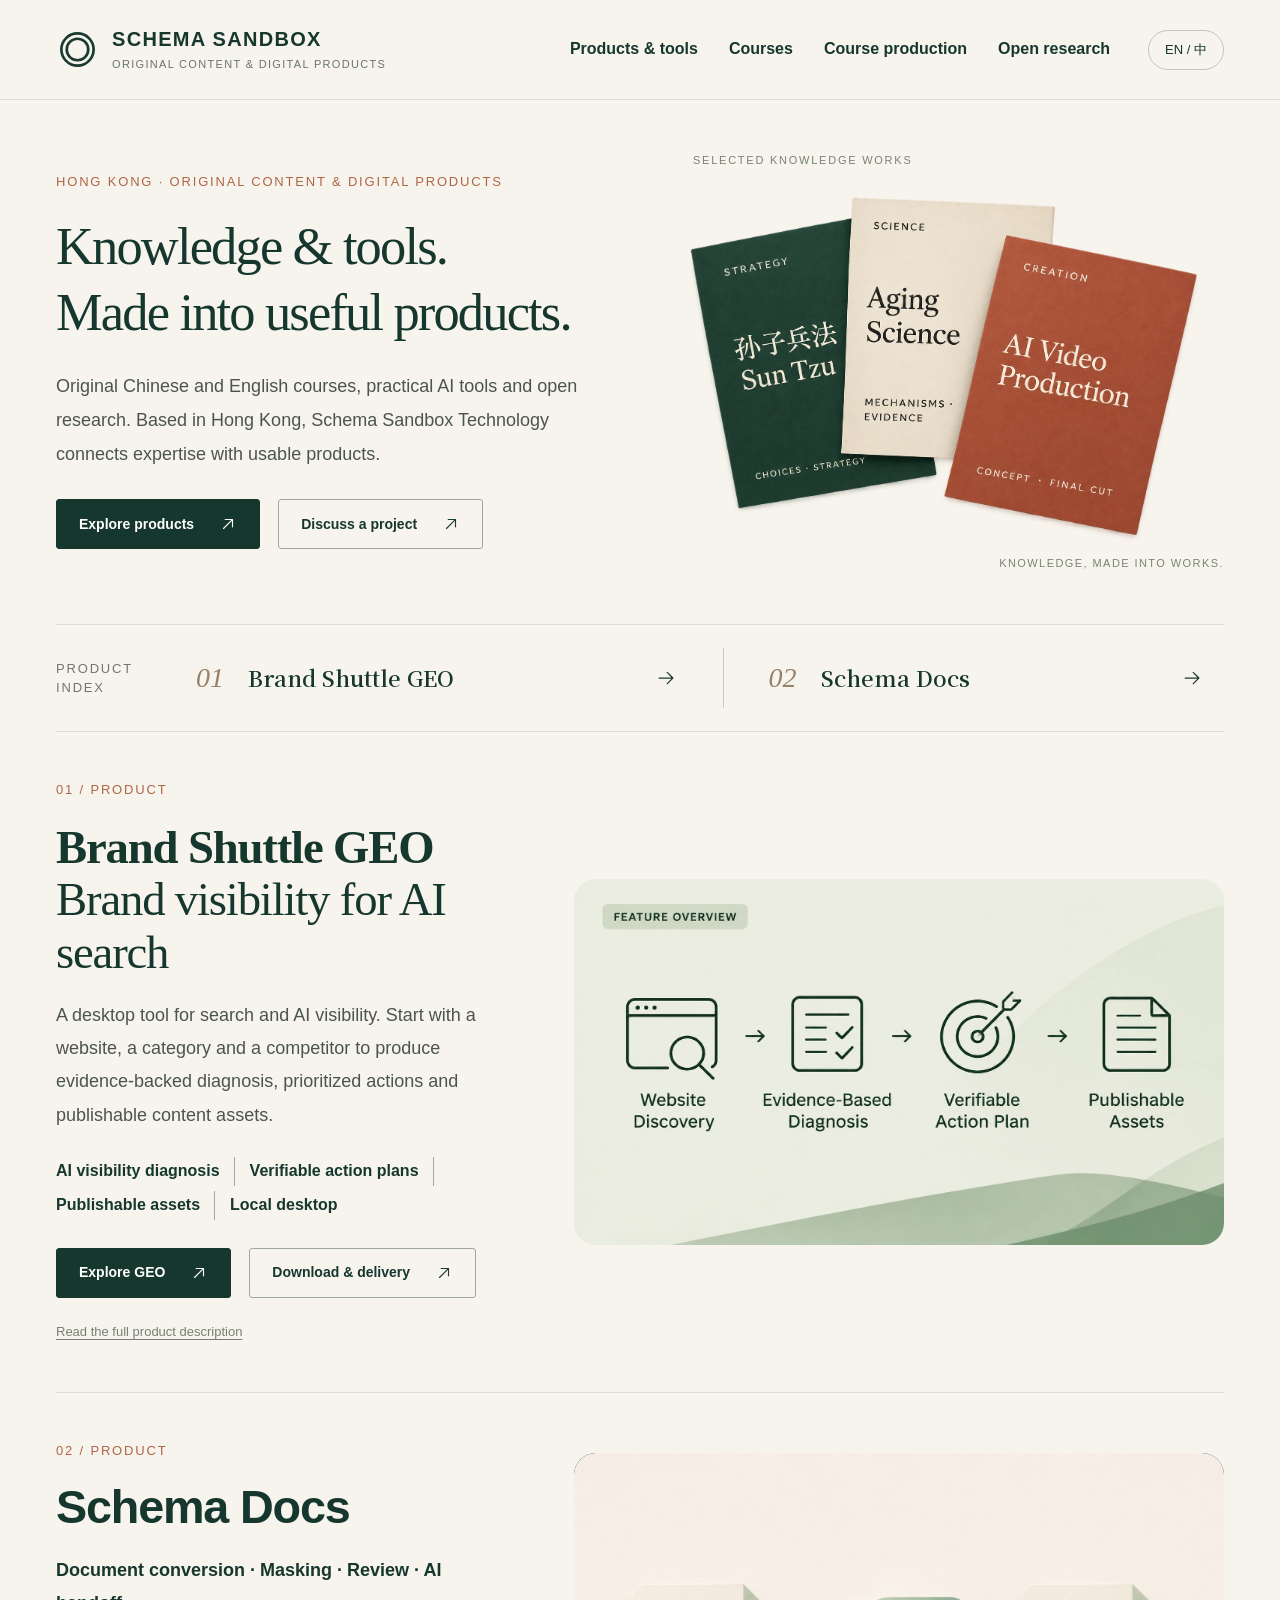
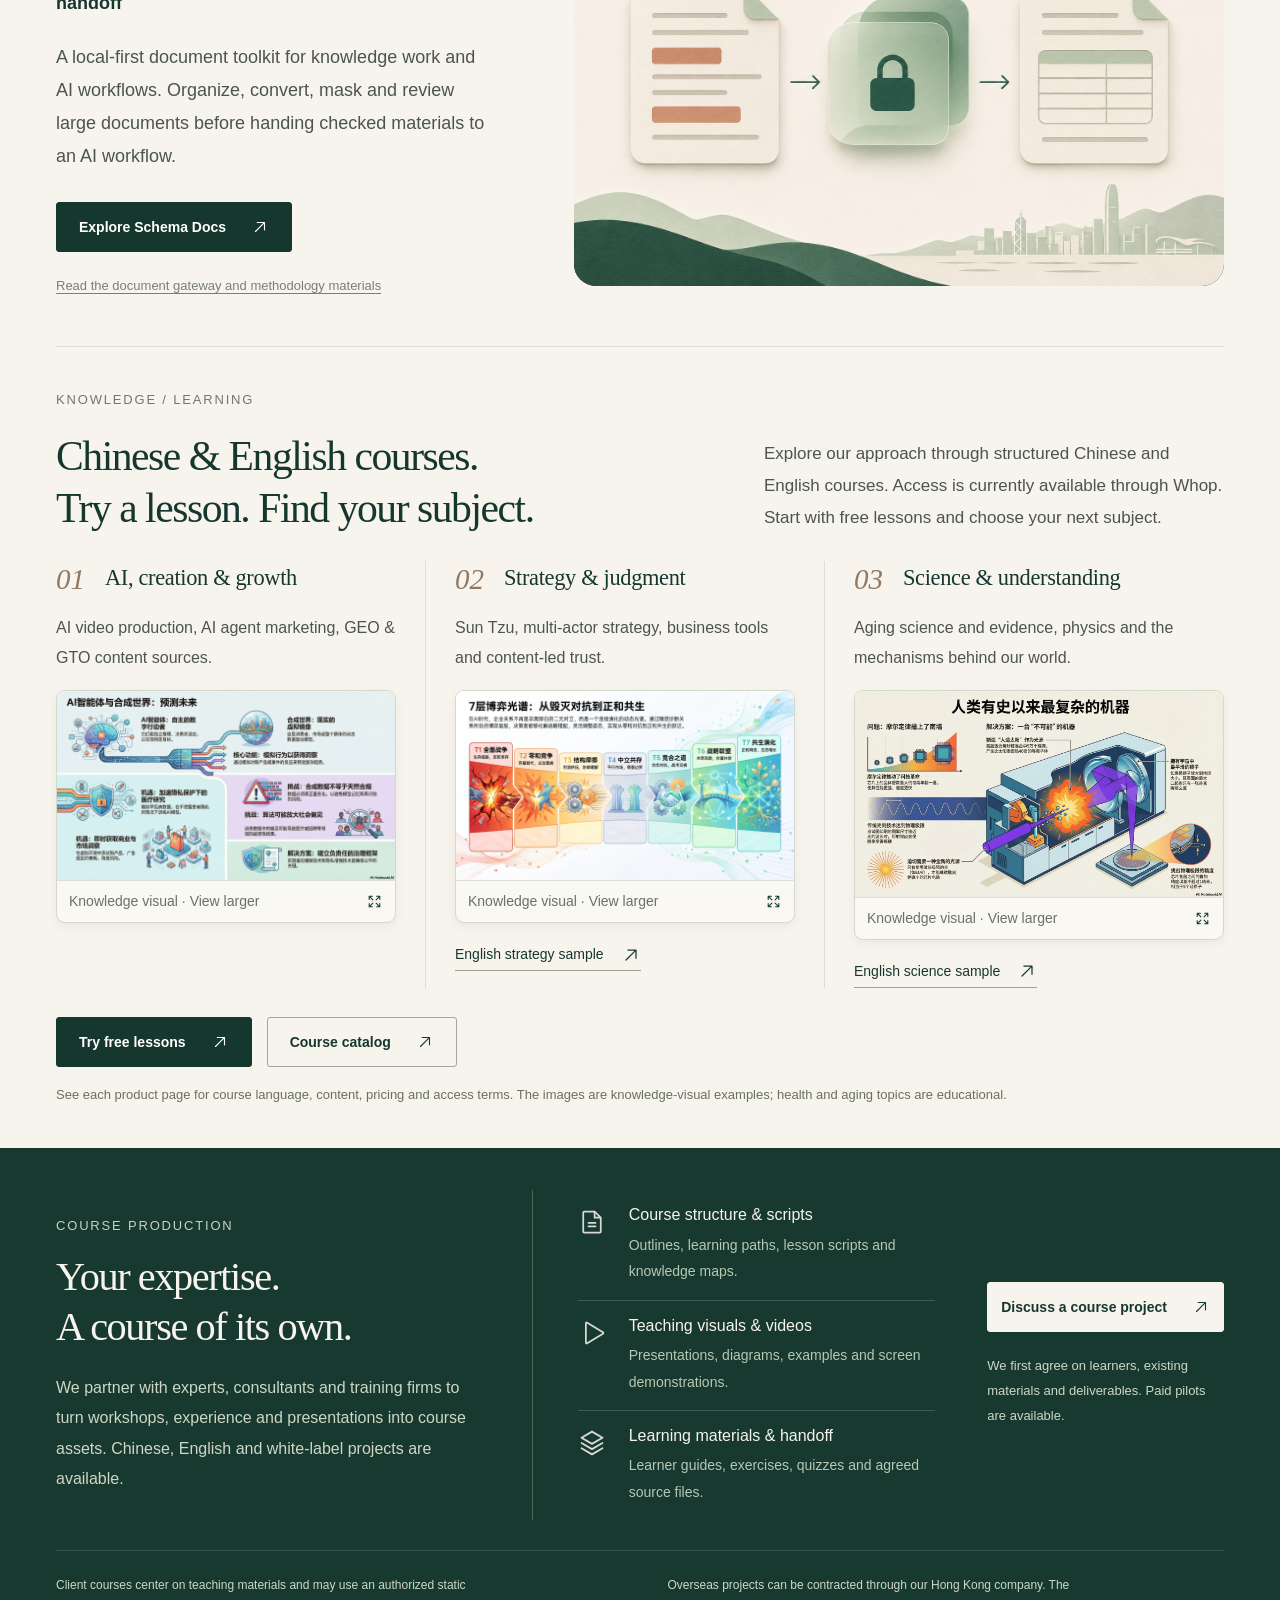
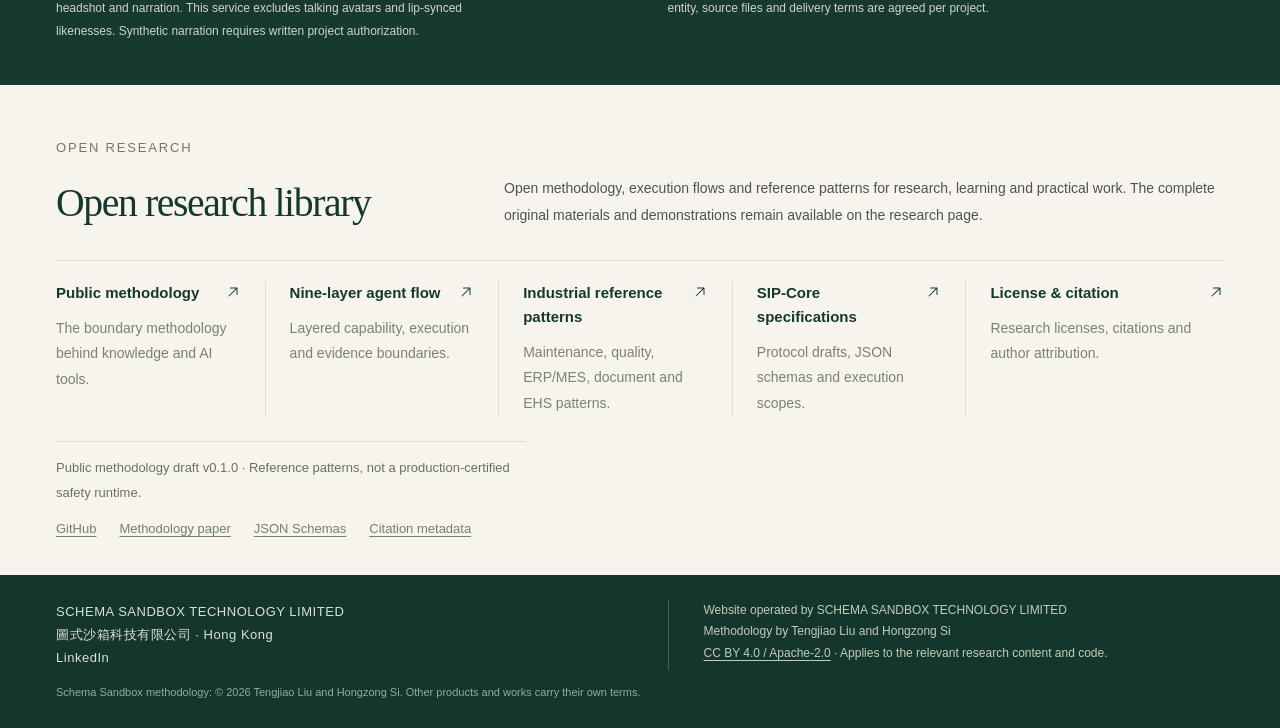
<file: index.html>
<!doctype html><html lang="zh-CN"><head>
<meta charset="UTF-8"><meta name="viewport" content="width=device-width,initial-scale=1"><meta name="theme-color" content="#f7f4ed">
<title>Schema Sandbox｜知识产品、AI 工具与开放研究</title><meta name="description" content="圖式沙箱科技有限公司：原创中英文课程、课程开发、Brand Shuttle GEO、Schema Docs 与 Schema Sandbox 开放研究。立足香港，连接专业知识与可交付产品。">
<meta property="og:title" content="Schema Sandbox｜知识与工具，成为可用的产品。"><meta property="og:description" content="中英文课程、实用 AI 工具与开放研究。Brand Shuttle GEO、Schema Docs 及课程开发服务。">
<link rel="icon" type="image/png" href="assets/schema_sandbox_logo.png"><link rel="stylesheet" href="company-v6.css?v=20261119-option2"><link rel="stylesheet" href="unified-site.css?v=20261120-4"><script src="company-v6.js?v=20261119-option2" defer></script></head>
<body id="top"><a class="skip" href="#main"><span class="zh ">跳至正文</span><span class="en ">Skip to content</span></a>
<header class="site-header"><div class="wrap nav"><a class="brand" href="#top" aria-label="Schema Sandbox home"><img class="brand-mark" src="assets/design-v6/icons/record.svg" alt="" width="43" height="43"><span><strong>SCHEMA SANDBOX</strong><small>ORIGINAL CONTENT &amp; DIGITAL PRODUCTS</small></span></a>
<nav class="navlinks" id="navigation" aria-label="Main navigation"><a href="#products"><span class="zh ">产品与工具</span><span class="en ">Products &amp; tools</span></a><a href="#courses"><span class="zh ">知识课程</span><span class="en ">Courses</span></a><a href="#services"><span class="zh ">课程制作</span><span class="en ">Course production</span></a><a href="#research"><span class="zh ">开放研究</span><span class="en ">Open research</span></a></nav><button class="lang" id="language" aria-label="Switch to English">EN / 中</button><button class="menu" id="menu" aria-label="打开菜单" aria-expanded="false" aria-controls="navigation"><img class="icon" src="assets/design-v6/icons/list.svg" alt="" aria-hidden="true" width="20" height="20"></button></div></header>
<main id="main"><section class="hero"><div class="wrap"><div class="hero-grid"><div class="hero-copy"><div class="eyebrow accent"><span class="zh ">香港 · 原创内容与数字产品</span><span class="en ">HONG KONG · ORIGINAL CONTENT &amp; DIGITAL PRODUCTS</span></div><h1 class="zh ">知识与工具，<br>成为可用的产品。</h1><h1 class="en ">Knowledge &amp; tools.<br>Made into useful products.</h1><p class="zh ">原创中英文课程、实用 AI 工具与开放研究。圖式沙箱科技有限公司，立足香港，连接专业知识与可交付产品。</p><p class="en ">Original Chinese and English courses, practical AI tools and open research. Based in Hong Kong, Schema Sandbox Technology connects expertise with usable products.</p><div class="actions"><a class="btn" href="#products"><span class="zh ">查看产品</span><span class="en ">Explore products</span><img class="icon" src="assets/design-v6/icons/arrow-up-right.svg" alt="" aria-hidden="true" width="20" height="20"></a><a class="btn secondary" href="https://www.linkedin.com/in/liutengjiao/" target="_blank" rel="noopener"><span class="zh ">讨论合作</span><span class="en ">Discuss a project</span><img class="icon" src="assets/design-v6/icons/arrow-up-right.svg" alt="" aria-hidden="true" width="20" height="20"></a></div></div>
<figure class="hero-art"><div class="eyebrow">SELECTED KNOWLEDGE WORKS</div><img src="assets/design-v6/hero-knowledge-books.webp" width="1491" height="1055" alt="孙子兵法、衰老科学与AI视频制作知识课程的封面设计" fetchpriority="high"><figcaption>KNOWLEDGE, MADE INTO WORKS.</figcaption></figure></div>
<div class="product-index"><span class="eyebrow">PRODUCT<br>INDEX</span><a href="#geo"><span class="num">01</span><span>Brand Shuttle GEO<span class="index-en"><span class="zh ">品牌飞梭 GEO</span><span class="en "></span></span></span><img class="icon" src="assets/design-v6/icons/arrow-right.svg" alt="" aria-hidden="true" width="20" height="20"></a><a href="#schema-docs"><span class="num">02</span><span>Schema Docs</span><img class="icon" src="assets/design-v6/icons/arrow-right.svg" alt="" aria-hidden="true" width="20" height="20"></a></div></div></section>

<section class="products wrap" id="products" aria-label="Products and tools"><article class="product-row" id="geo"><div class="product-copy"><div class="eyebrow accent">01 / PRODUCT</div><h2><span class="product-name">Brand Shuttle GEO</span><br><span class="zh ">品牌飞梭 GEO</span><span class="en ">Brand visibility for AI search</span></h2><p class="zh ">面向出海网站的搜索与 AI 可见性工具。从一个网站、一个品类和一个竞品出发，形成可校验的诊断、行动计划与可发布的内容资产。</p><p class="en ">A desktop tool for search and AI visibility. Start with a website, a category and a competitor to produce evidence-backed diagnosis, prioritized actions and publishable content assets.</p>
<ul class="feature-list"><li><span class="zh ">AI 可见性诊断</span><span class="en ">AI visibility diagnosis</span></li><li><span class="zh ">可验证行动计划</span><span class="en ">Verifiable action plans</span></li><li><span class="zh ">可发布内容资产</span><span class="en ">Publishable assets</span></li><li><span class="zh ">本地桌面端</span><span class="en ">Local desktop</span></li></ul><div class="actions"><a class="btn" href="https://geo.schemasandbox.com/" target="_blank" rel="noopener"><span class="zh ">访问产品</span><span class="en ">Explore GEO</span><img class="icon" src="assets/design-v6/icons/arrow-up-right.svg" alt="" aria-hidden="true" width="20" height="20"></a><a class="btn secondary" href="https://geo.schemasandbox.com/download.html" target="_blank" rel="noopener"><span class="zh ">下载与交付</span><span class="en ">Download &amp; delivery</span><img class="icon" src="assets/design-v6/icons/arrow-up-right.svg" alt="" aria-hidden="true" width="20" height="20"></a></div><p class="product-detail"><a href="research.html#geo"><span class="zh ">查看原有产品说明与资料</span><span class="en ">Read the full product description</span></a></p></div>
<figure class="product-visual geo"><img src="assets/design-v6/geo-workflow.webp" width="1672" height="941" alt="GEO功能示意：网站发现、证据诊断、可验证行动计划、可发布资产" loading="lazy"></figure></article>

<article class="product-row" id="schema-docs"><div class="product-copy"><div class="eyebrow accent">02 / PRODUCT</div><h2 class="product-name">Schema Docs</h2><p class="zh lead">文档转换 · 脱敏 · 审查 · AI 交接</p><p class="en lead">Document conversion · Masking · Review · AI handoff</p><p class="zh ">面向知识工作与 AI 应用的本地优先文档工具。将大文档整理、转换、脱敏与审查，让经过检查的材料进入后续 AI 工作流。</p><p class="en ">A local-first document toolkit for knowledge work and AI workflows. Organize, convert, mask and review large documents before handing checked materials to an AI workflow.</p><div class="actions"><a class="btn" href="http://schemadocs.org/" target="_blank" rel="noopener"><span class="zh ">查看产品</span><span class="en ">Explore Schema Docs</span><img class="icon" src="assets/design-v6/icons/arrow-up-right.svg" alt="" aria-hidden="true" width="20" height="20"></a></div><p class="product-detail"><a href="research.html"><span class="zh ">查看原有文档网关与方法论资料</span><span class="en ">Read the document gateway and methodology materials</span></a></p></div>
<figure class="product-visual docs"><img src="assets/design-v6/schema-docs-workflow-v7.png" alt="Schema Docs流程示意：原始文档、本地审查与脱敏、交付AI的文档" width="1536" height="1024" loading="lazy"></figure></article></section>

<section class="learning wrap" id="courses"><div class="section-heading"><div><span class="eyebrow">KNOWLEDGE / LEARNING</span><h2 class="zh ">中英文课程，<br>先试听，再选择。</h2><h2 class="en ">Chinese &amp; English courses.<br>Try a lesson. Find your subject.</h2></div><p class="zh ">从系统课程认识我们的知识表达。中英文课程目前通过 Whop 提供，先试听，再选择适合自己的学习方向。</p><p class="en ">Explore our approach through structured Chinese and English courses. Access is currently available through Whop. Start with free lessons and choose your next subject.</p></div>
<div class="course-grid">
<article class="course-card"><div class="course-heading"><span class="course-number">01</span><h3 class="zh ">AI 创作与内容增长</h3><h3 class="en ">AI, creation & growth</h3></div><p class="zh ">AI 视频制作、AI Agent 营销、GEO & GTO 信源实战。</p><p class="en ">AI video production, AI agent marketing, GEO & GTO content sources.</p><button class="knowledge-preview" data-preview="assets/design-v6/knowledge-ai.webp" data-title="AI 智能体与合成世界" data-title-en="AI agents and synthetic worlds" aria-label="查看知识视觉示例：AI 智能体与合成世界"><img src="assets/design-v6/knowledge-ai.webp" alt="AI 智能体与合成世界" width="2752" height="1536" loading="lazy"><span class="preview-caption"><span class="zh ">知识视觉示例 · 点击放大</span><span class="en ">Knowledge visual · View larger</span><img class="icon" src="assets/design-v6/icons/arrows-out.svg" alt="" aria-hidden="true" width="20" height="20"></span></button></article><article class="course-card"><div class="course-heading"><span class="course-number">02</span><h3 class="zh ">战略、判断与信任</h3><h3 class="en ">Strategy & judgment</h3></div><p class="zh ">孙子兵法、多方博弈、商业工具与内容信任。</p><p class="en ">Sun Tzu, multi-actor strategy, business tools and content-led trust.</p><button class="knowledge-preview" data-preview="assets/design-v6/knowledge-strategy.webp" data-title="七层博弈光谱" data-title-en="Seven levels of strategic interaction" aria-label="查看知识视觉示例：七层博弈光谱"><img src="assets/design-v6/knowledge-strategy.webp" alt="七层博弈光谱" width="2752" height="1536" loading="lazy"><span class="preview-caption"><span class="zh ">知识视觉示例 · 点击放大</span><span class="en ">Knowledge visual · View larger</span><img class="icon" src="assets/design-v6/icons/arrows-out.svg" alt="" aria-hidden="true" width="20" height="20"></span></button><a class="course-link" href="https://www.youtube.com/watch?v=Edl020S5Dzs" target="_blank" rel="noopener"><span class="zh ">英文战略样片</span><span class="en ">English strategy sample</span><img class="icon" src="assets/design-v6/icons/arrow-up-right.svg" alt="" aria-hidden="true" width="20" height="20"></a></article><article class="course-card"><div class="course-heading"><span class="course-number">03</span><h3 class="zh ">科学与世界认知</h3><h3 class="en ">Science & understanding</h3></div><p class="zh ">衰老科学与证据、《物理不说谎》及机制思考。</p><p class="en ">Aging science and evidence, physics and the mechanisms behind our world.</p><button class="knowledge-preview" data-preview="assets/design-v6/knowledge-science.webp" data-title="EUV 光刻机与物理机制" data-title-en="EUV lithography and physical mechanisms" aria-label="查看知识视觉示例：EUV 光刻机与物理机制"><img src="assets/design-v6/knowledge-science.webp" alt="EUV 光刻机与物理机制" width="2752" height="1536" loading="lazy"><span class="preview-caption"><span class="zh ">知识视觉示例 · 点击放大</span><span class="en ">Knowledge visual · View larger</span><img class="icon" src="assets/design-v6/icons/arrows-out.svg" alt="" aria-hidden="true" width="20" height="20"></span></button><a class="course-link" href="https://www.youtube.com/watch?v=69hW2GsIOSY" target="_blank" rel="noopener"><span class="zh ">英文科学样片</span><span class="en ">English science sample</span><img class="icon" src="assets/design-v6/icons/arrow-up-right.svg" alt="" aria-hidden="true" width="20" height="20"></a></article></div><div class="course-actions"><a class="btn" href="https://whop.com/psi-dc87/free-preview-5-percent-22-lessons/" target="_blank" rel="noopener"><span class="zh ">免费试听</span><span class="en ">Try free lessons</span><img class="icon" src="assets/design-v6/icons/arrow-up-right.svg" alt="" aria-hidden="true" width="20" height="20"></a><a class="btn secondary" href="https://whop.com/psi-dc87/products/" target="_blank" rel="noopener"><span class="zh ">课程目录</span><span class="en ">Course catalog</span><img class="icon" src="assets/design-v6/icons/arrow-up-right.svg" alt="" aria-hidden="true" width="20" height="20"></a></div><p class="course-note"><span class="zh ">课程语言、内容、价格及访问权益以各商品页为准。以上为知识视觉示例；健康与衰老主题属于知识教育。</span><span class="en ">See each product page for course language, content, pricing and access terms. The images are knowledge-visual examples; health and aging topics are educational.</span></p></section>

<section class="service" id="services"><div class="wrap"><div class="service-grid"><div><div class="eyebrow">COURSE PRODUCTION</div><h2 class="zh ">把你的专业，<br>做成一门好课。</h2><h2 class="en ">Your expertise.<br>A course of its own.</h2><p class="zh ">我们与专家、顾问及培训机构合作，把已有的工作坊、经验与课件制作成课程资产。支持中文、英文与白标项目。</p><p class="en ">We partner with experts, consultants and training firms to turn workshops, experience and presentations into course assets. Chinese, English and white-label projects are available.</p></div>
<div class="service-deliverables"><div class="service-deliverable"><img class="icon" src="assets/design-v6/icons/file-text.svg" alt="" aria-hidden="true" width="20" height="20"><div><h3 class="zh ">课程结构与讲稿</h3><h3 class="en ">Course structure &amp; scripts</h3><p class="zh ">大纲、学习路径、逐课讲稿与知识结构。</p><p class="en ">Outlines, learning paths, lesson scripts and knowledge maps.</p></div></div><div class="service-deliverable"><img class="icon" src="assets/design-v6/icons/play.svg" alt="" aria-hidden="true" width="20" height="20"><div><h3 class="zh ">教学视觉与视频</h3><h3 class="en ">Teaching visuals &amp; videos</h3><p class="zh ">课件、图示、案例及屏幕演示。</p><p class="en ">Presentations, diagrams, examples and screen demonstrations.</p></div></div><div class="service-deliverable"><img class="icon" src="assets/design-v6/icons/stack.svg" alt="" aria-hidden="true" width="20" height="20"><div><h3 class="zh ">学习材料与源文件</h3><h3 class="en ">Learning materials &amp; handoff</h3><p class="zh ">学员手册、练习、题库及约定源文件。</p><p class="en ">Learner guides, exercises, quizzes and agreed source files.</p></div></div></div>
<div class="service-cta"><a class="btn" href="https://www.linkedin.com/in/liutengjiao/" target="_blank" rel="noopener"><span class="zh ">讨论课程项目</span><span class="en ">Discuss a course project</span><img class="icon" src="assets/design-v6/icons/arrow-up-right.svg" alt="" aria-hidden="true" width="20" height="20"></a><p class="zh ">先确认目标学员、已有材料与交付范围，再确定制作方案。可从付费试点开始。</p><p class="en ">We first agree on learners, existing materials and deliverables. Paid pilots are available.</p></div></div>
<div class="service-boundary"><p class="zh ">客户课程以教学材料为画面主体，可使用授权的静态头像与旁白；此服务不含会说话的数字人或口型同步形象。合成声音须取得项目书面授权。</p><p class="en ">Client courses center on teaching materials and may use an authorized static headshot and narration. This service excludes talking avatars and lip-synced likenesses. Synthetic narration requires written project authorization.</p><p class="zh ">海外项目可由香港公司签约，具体主体、源文件和交付条款按项目确认。</p><p class="en ">Overseas projects can be contracted through our Hong Kong company. The entity, source files and delivery terms are agreed per project.</p></div></div></section>

<section class="research wrap" id="research"><div class="section-heading"><div><span class="eyebrow">OPEN RESEARCH</span><h2 class="zh ">开放研究库</h2><h2 class="en ">Open research library</h2></div><p class="zh ">面向实际应用的知识工具基础、开放方法论、执行流程与参考案例，供研究、学习与实际工作参考。完整原资料与演示保留在研究页。</p><p class="en ">Open methodology, execution flows and reference patterns for research, learning and practical work. The complete original materials and demonstrations remain available on the research page.</p></div><div class="research-grid">
<a class="research-item" href="research.html"><strong><span class="zh ">公开方法论</span><span class="en ">Public methodology</span><img class="icon" src="assets/design-v6/icons/arrow-up-right.svg" alt="" aria-hidden="true" width="20" height="20"></strong><p class="zh ">知识、课程与工具背后的边界方法论。</p><p class="en ">The boundary methodology behind knowledge and AI tools.</p></a><a class="research-item" href="research.html#methodology"><strong><span class="zh ">九层 Agent 执行流程</span><span class="en ">Nine-layer agent flow</span><img class="icon" src="assets/design-v6/icons/arrow-up-right.svg" alt="" aria-hidden="true" width="20" height="20"></strong><p class="zh ">能力、执行与证据边界的分层解释。</p><p class="en ">Layered capability, execution and evidence boundaries.</p></a><a class="research-item" href="research.html#showcase"><strong><span class="zh ">工业中间件参考案例</span><span class="en ">Industrial reference patterns</span><img class="icon" src="assets/design-v6/icons/arrow-up-right.svg" alt="" aria-hidden="true" width="20" height="20"></strong><p class="zh ">维护、质检、ERP/MES、文档与 EHS 场景。</p><p class="en ">Maintenance, quality, ERP/MES, document and EHS patterns.</p></a><a class="research-item" href="research.html#specifications"><strong><span class="zh ">SIP-Core 协议规范</span><span class="en ">SIP-Core specifications</span><img class="icon" src="assets/design-v6/icons/arrow-up-right.svg" alt="" aria-hidden="true" width="20" height="20"></strong><p class="zh ">协议草案、JSON Schema 与执行范围。</p><p class="en ">Protocol drafts, JSON schemas and execution scopes.</p></a><a class="research-item" href="research.html#license"><strong><span class="zh ">许可与引用</span><span class="en ">License & citation</span><img class="icon" src="assets/design-v6/icons/arrow-up-right.svg" alt="" aria-hidden="true" width="20" height="20"></strong><p class="zh ">研究作品的许可、引用及作者归属。</p><p class="en ">Research licenses, citations and author attribution.</p></a></div><p class="research-status"><span class="zh ">公开方法学草案 v0.1.0 · 参考模式，非生产认证安全运行环境。</span><span class="en ">Public methodology draft v0.1.0 · Reference patterns, not a production-certified safety runtime.</span></p><div class="research-extra"><a href="https://github.com/schema-sandbox/Schema-Sandbox" target="_blank" rel="noopener">GitHub</a><a href="https://github.com/schema-sandbox/Schema-Sandbox/blob/main/papers/schema-sandbox-nine-layer-public-methodology-draft.md" target="_blank" rel="noopener"><span class="zh ">方法论文</span><span class="en ">Methodology paper</span></a><a href="https://github.com/schema-sandbox/Schema-Sandbox/tree/main/schemas" target="_blank" rel="noopener">JSON Schemas</a><a href="https://github.com/schema-sandbox/Schema-Sandbox/blob/main/CITATION.cff" target="_blank" rel="noopener"><span class="zh ">引用元数据</span><span class="en ">Citation metadata</span></a></div></section>
</main><footer class="footer" id="contact"><div class="wrap"><div class="footer-inner"><div class="footer-company"><strong>SCHEMA SANDBOX TECHNOLOGY LIMITED</strong><br>圖式沙箱科技有限公司 · Hong Kong<br><a href="https://www.linkedin.com/in/liutengjiao/" target="_blank" rel="noopener">LinkedIn</a></div><div class="footer-attribution"><span class="zh ">网站运营主体：圖式沙箱科技有限公司</span><span class="en ">Website operated by SCHEMA SANDBOX TECHNOLOGY LIMITED</span><br><span class="zh ">方法论作者：Tengjiao Liu 与 Hongzong Si</span><span class="en ">Methodology by Tengjiao Liu and Hongzong Si</span><br><a href="research.html#license">CC BY 4.0 / Apache-2.0</a><span class="zh "> · 仅适用于相应研究内容与代码。</span><span class="en "> · Applies to the relevant research content and code.</span></div></div><div class="footer-meta"><span class="zh ">Schema Sandbox 方法论：© 2026 Tengjiao Liu 与 Hongzong Si。其他产品与作品按各自声明。</span><span class="en ">Schema Sandbox methodology: © 2026 Tengjiao Liu and Hongzong Si. Other products and works carry their own terms.</span></div></div></footer>
<dialog class="image-dialog" id="image-preview" aria-labelledby="preview-title"><div class="dialog-top"><h2 id="preview-title"><span class="zh ">知识视觉示例</span><span class="en ">Knowledge visual example</span></h2><button class="dialog-close" id="close-preview" aria-label="关闭图片预览"><img class="icon" src="assets/design-v6/icons/x.svg" alt="" aria-hidden="true" width="20" height="20"></button></div><img class="dialog-image" id="preview-image" alt=""><p class="dialog-note"><span class="zh ">可按 Esc 或点击关闭按钮返回。</span><span class="en ">Press Esc or use the close button to return.</span></p></dialog>
</body></html>
</file>
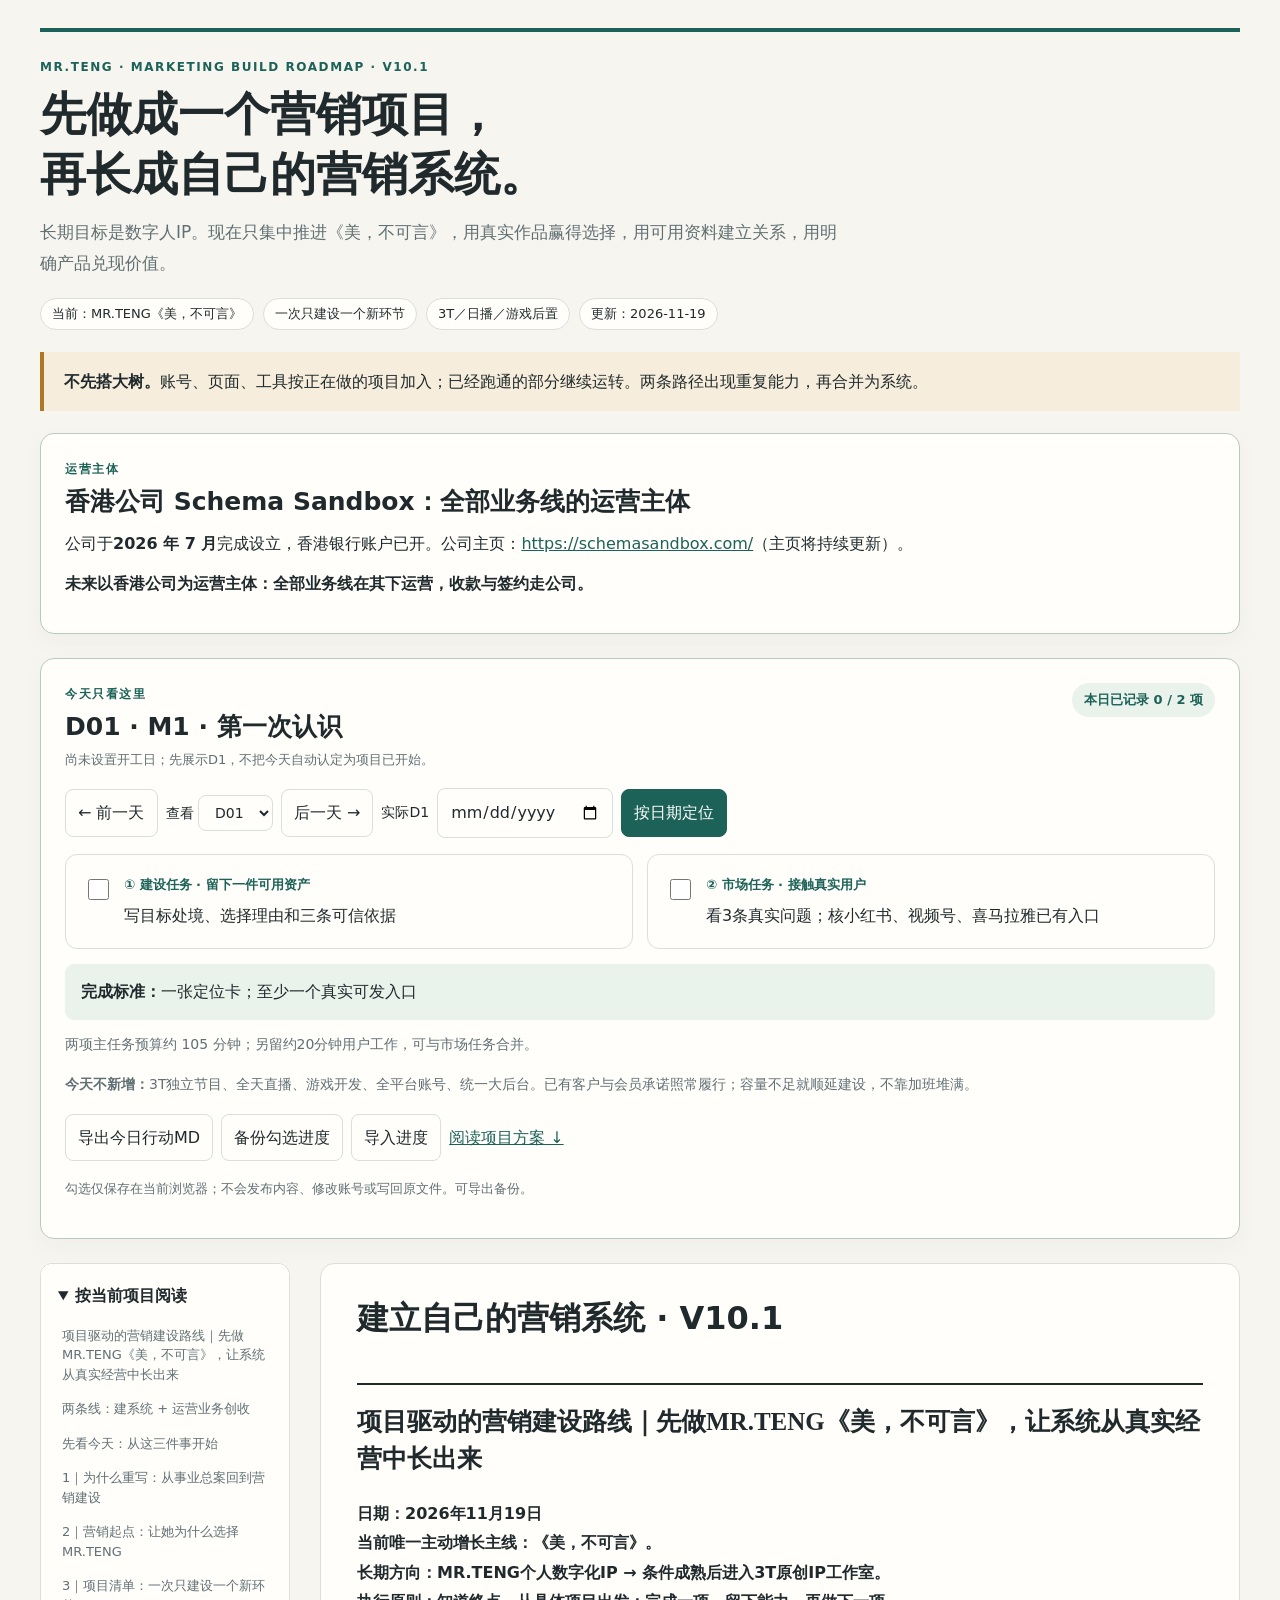
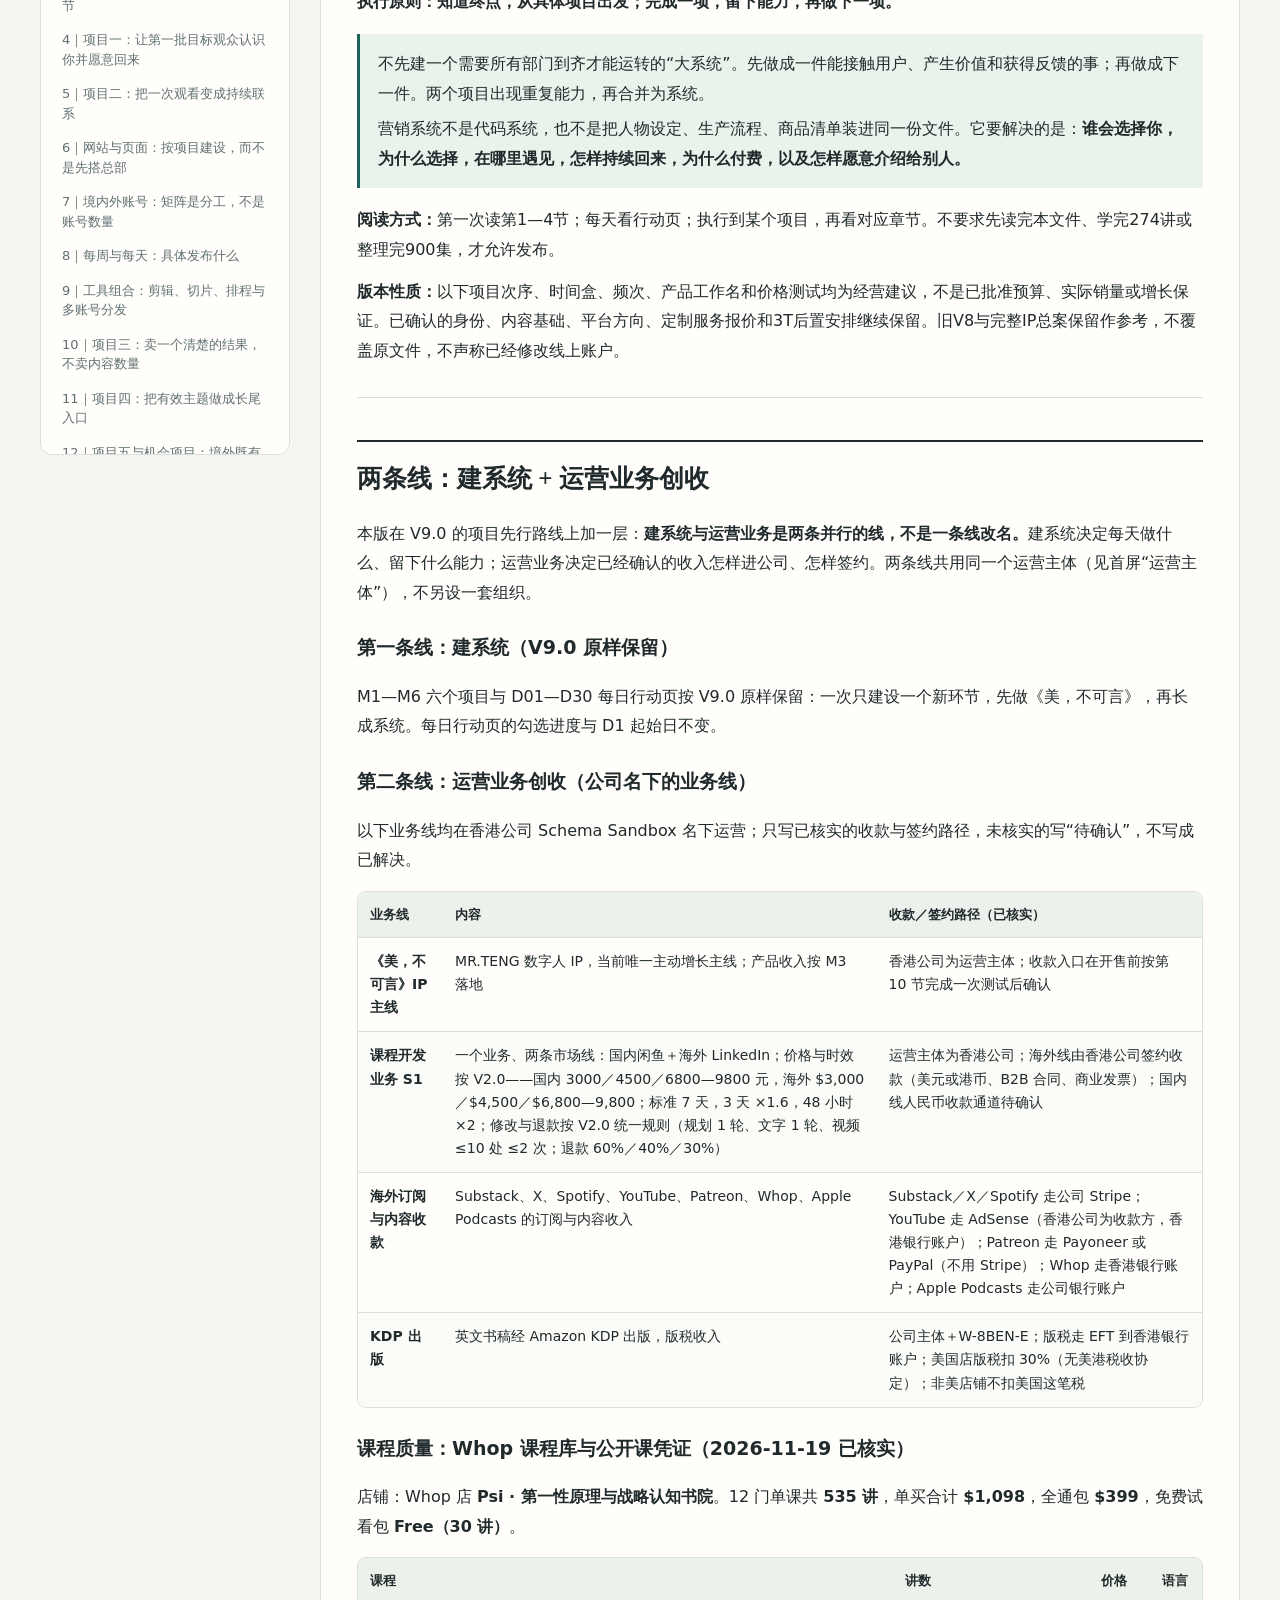
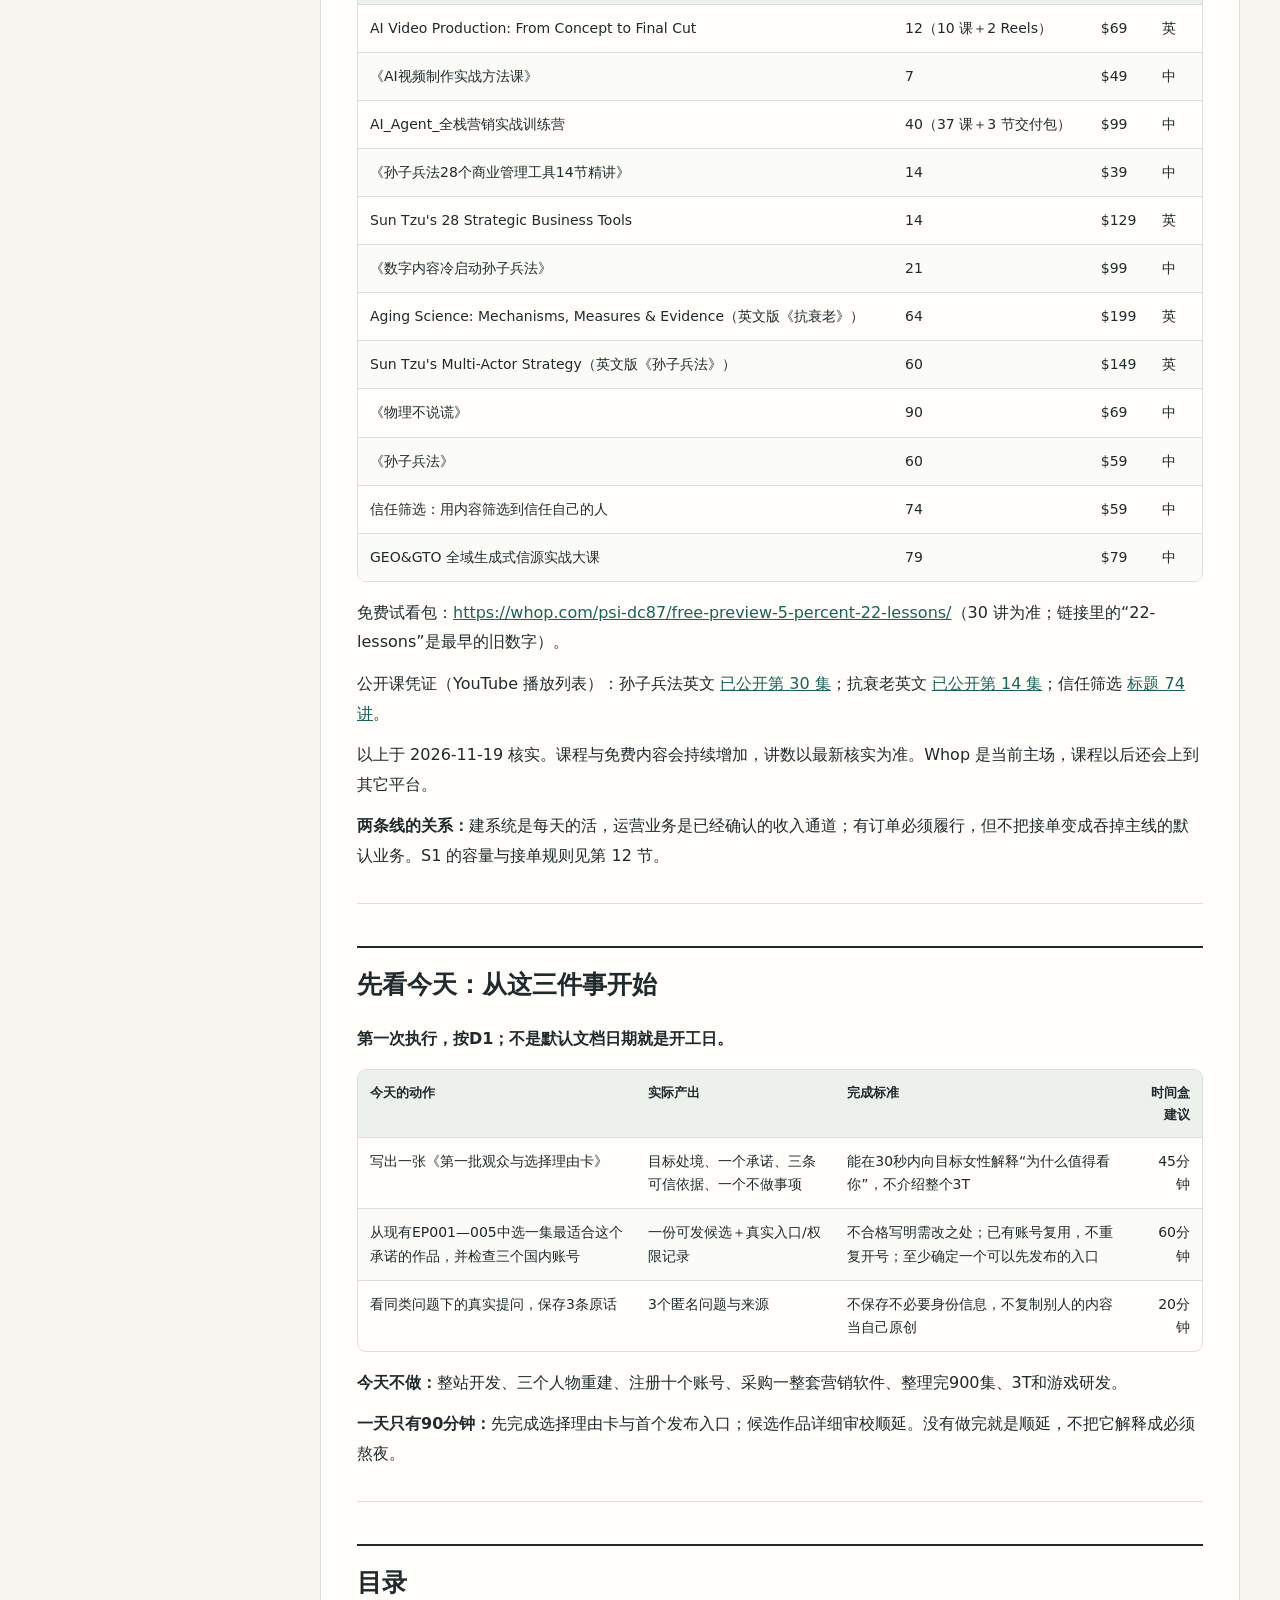
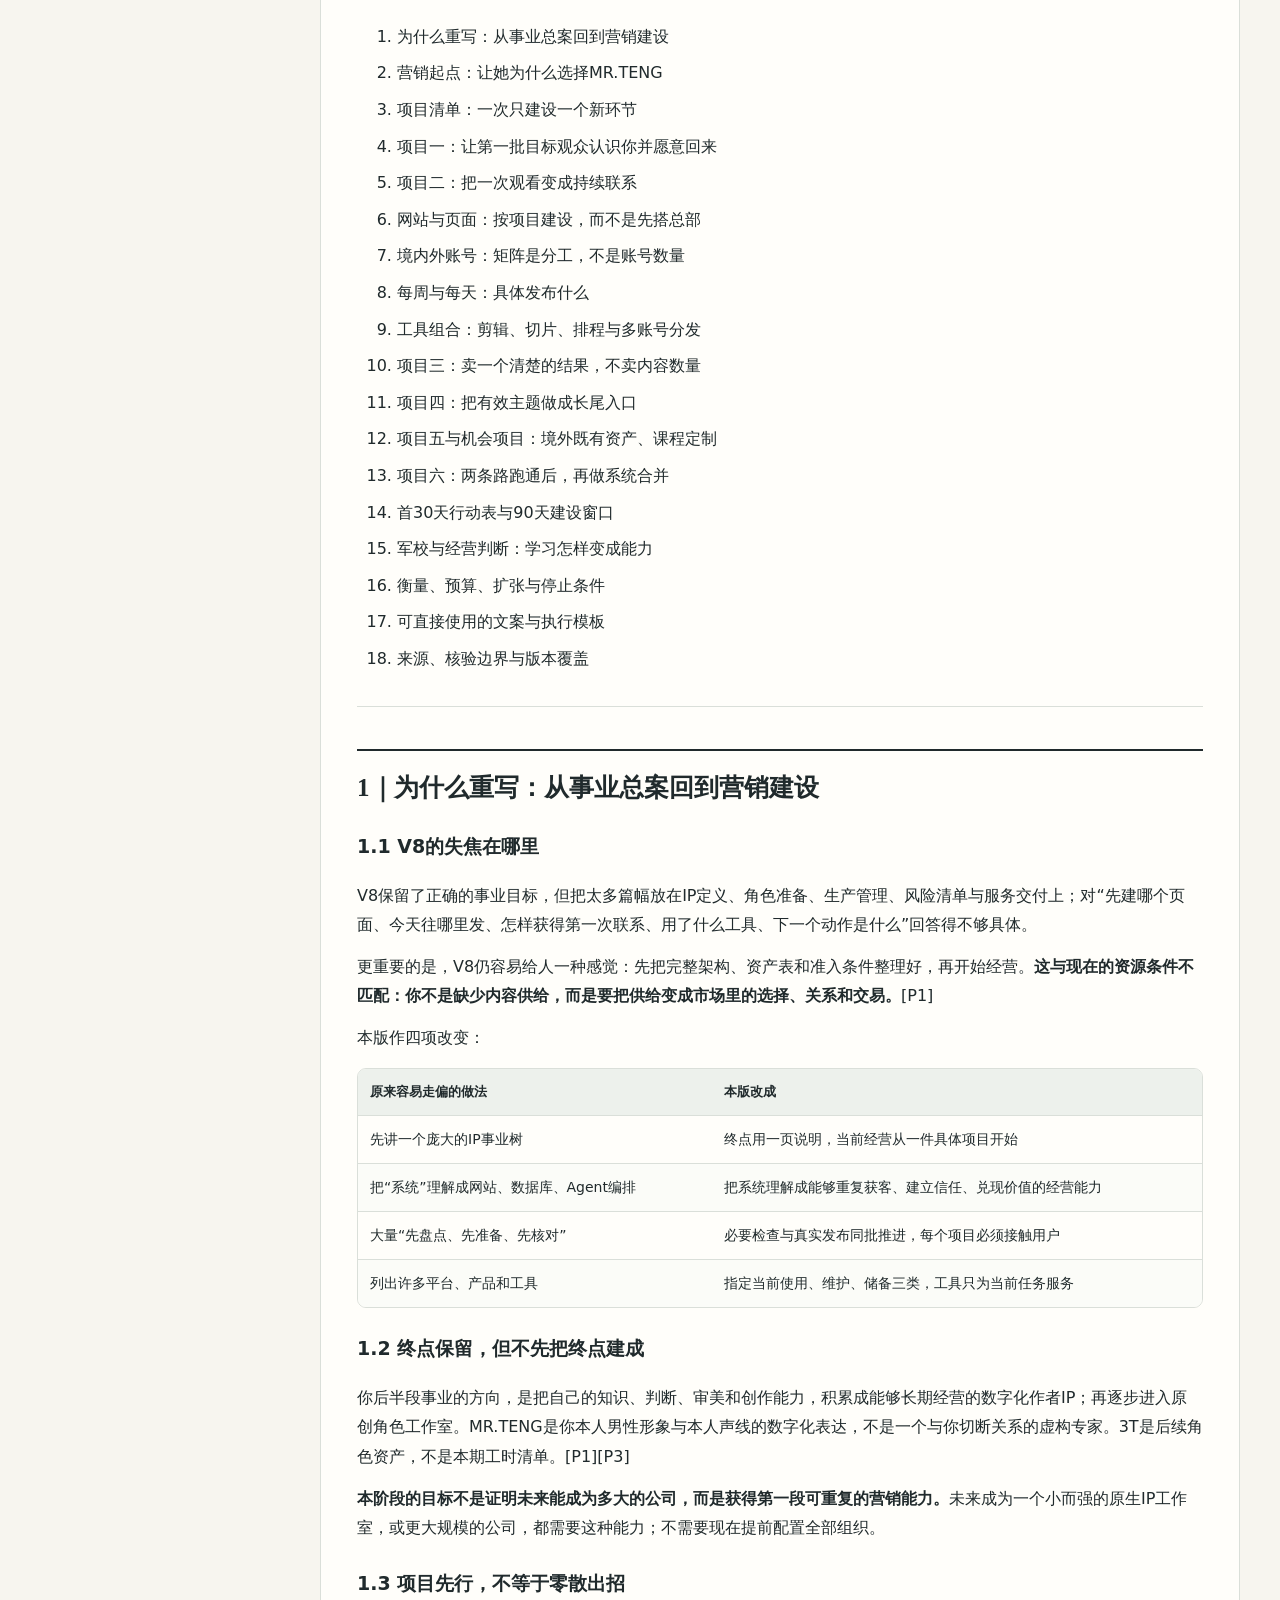
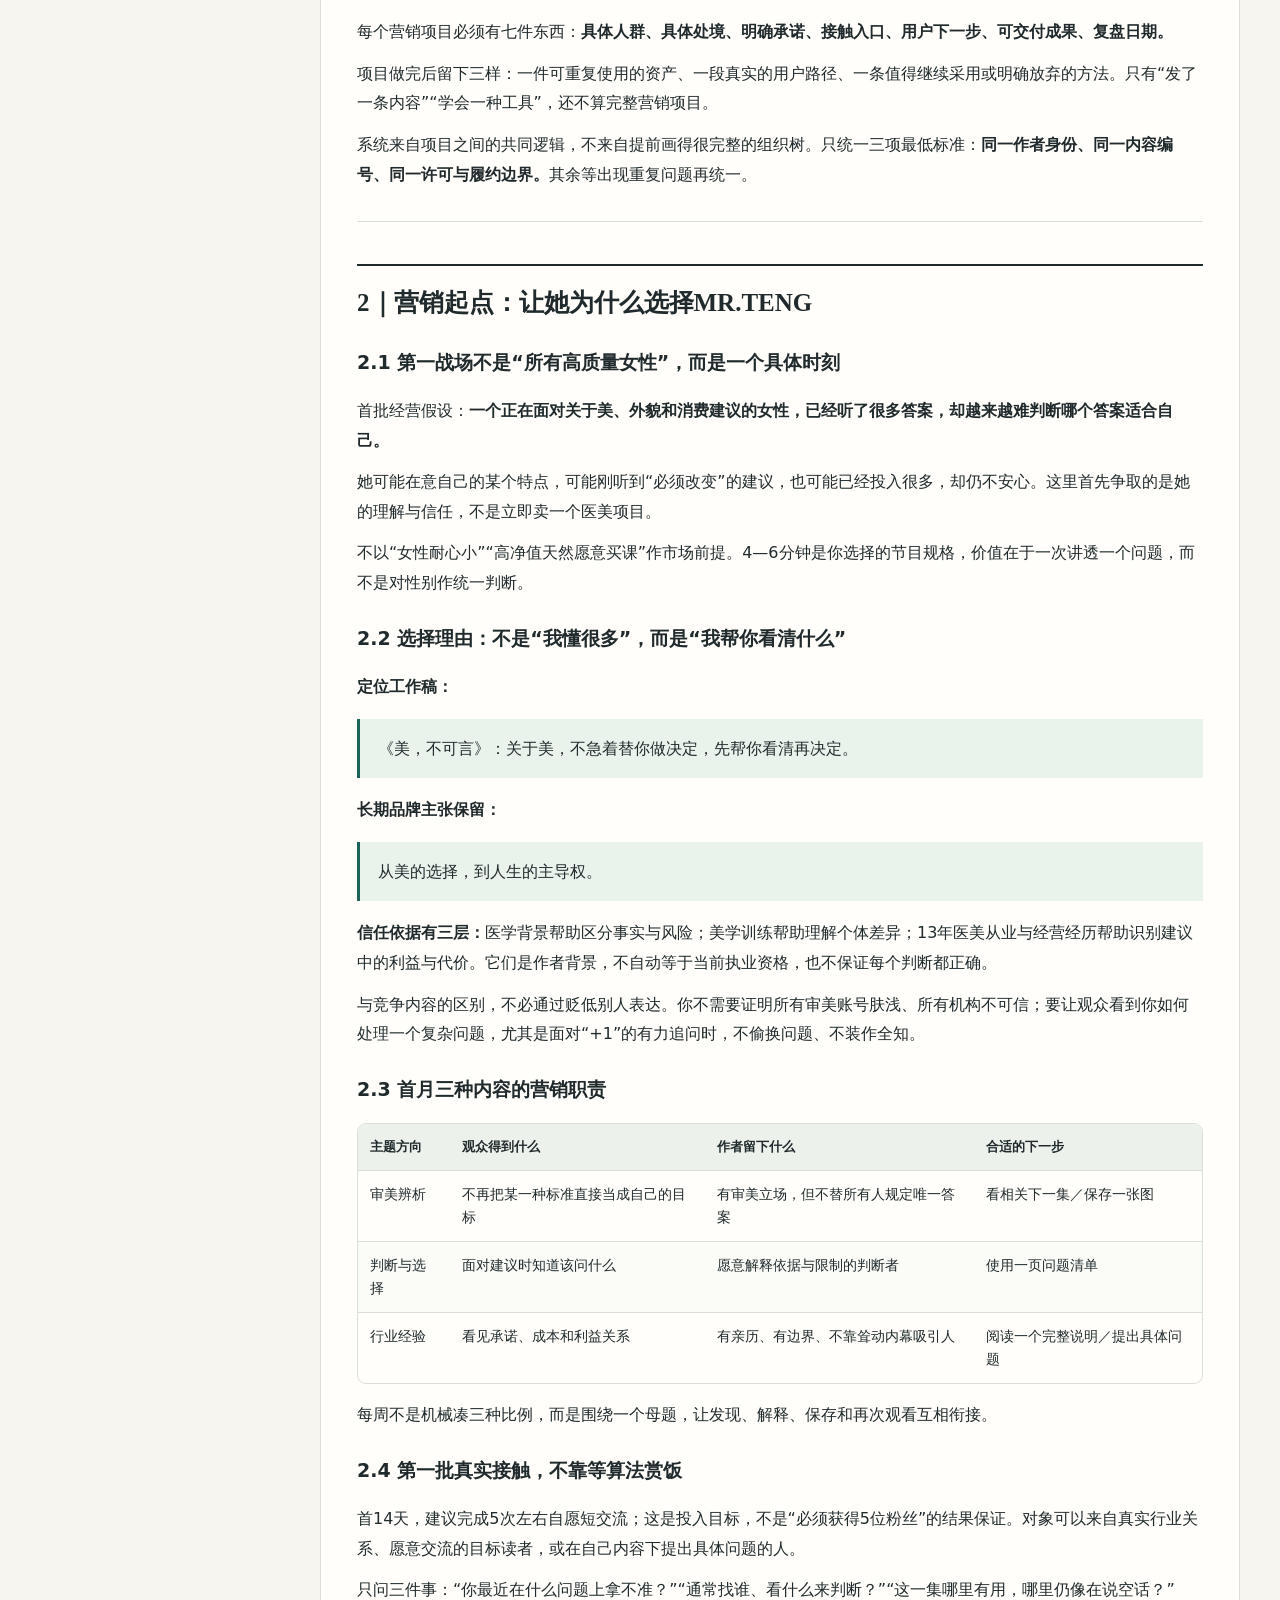
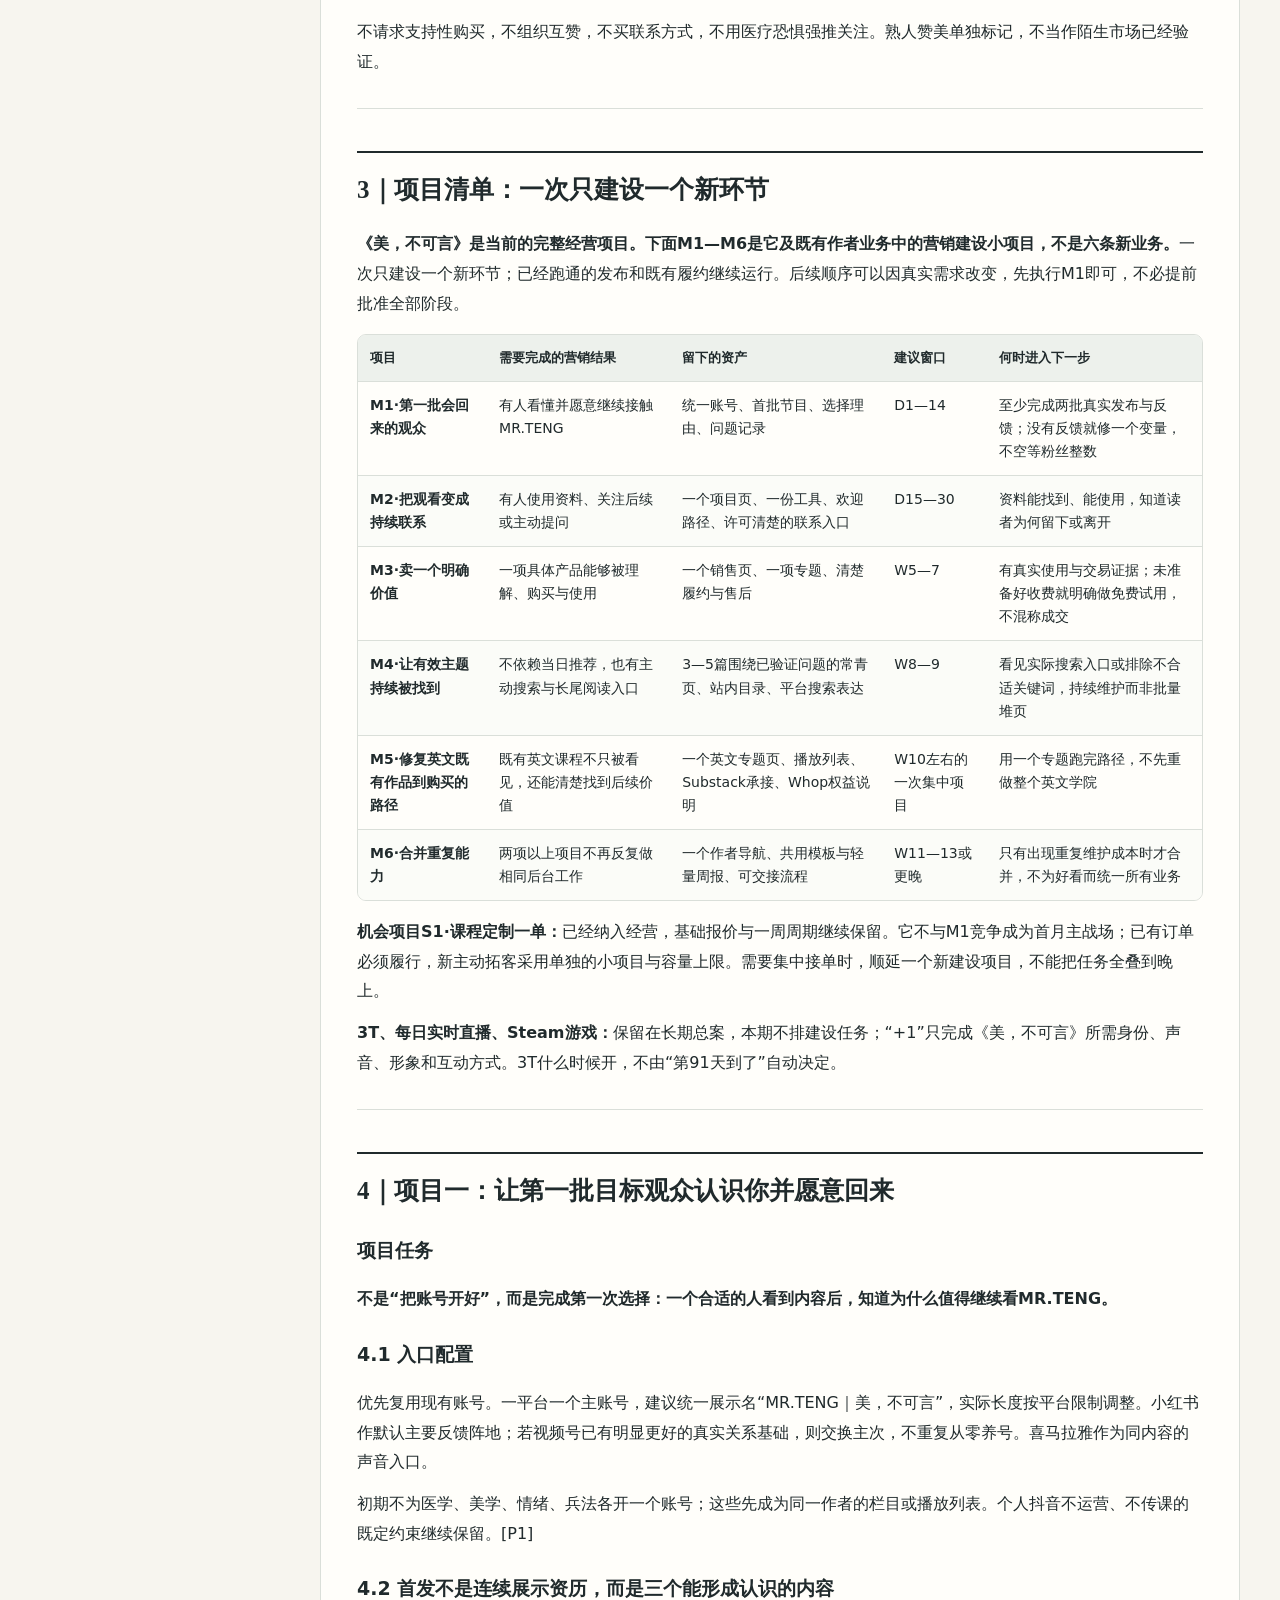
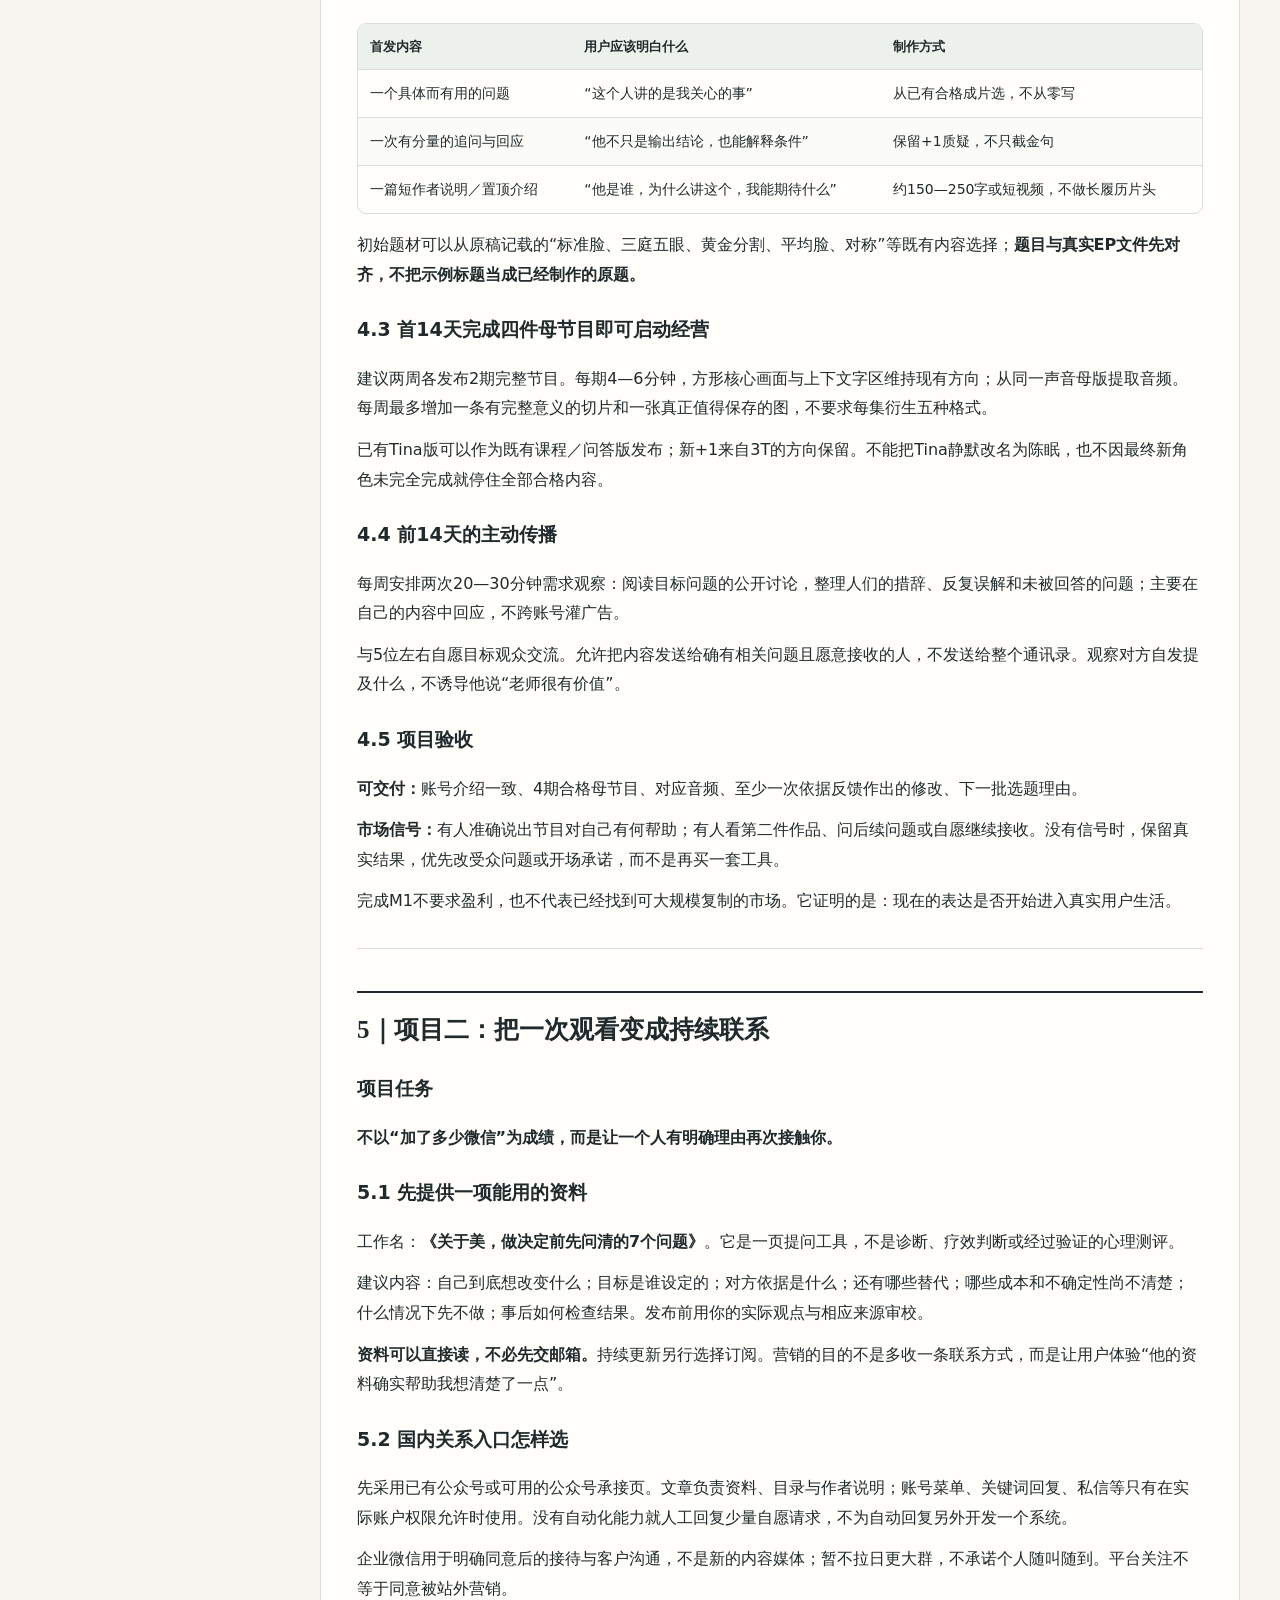
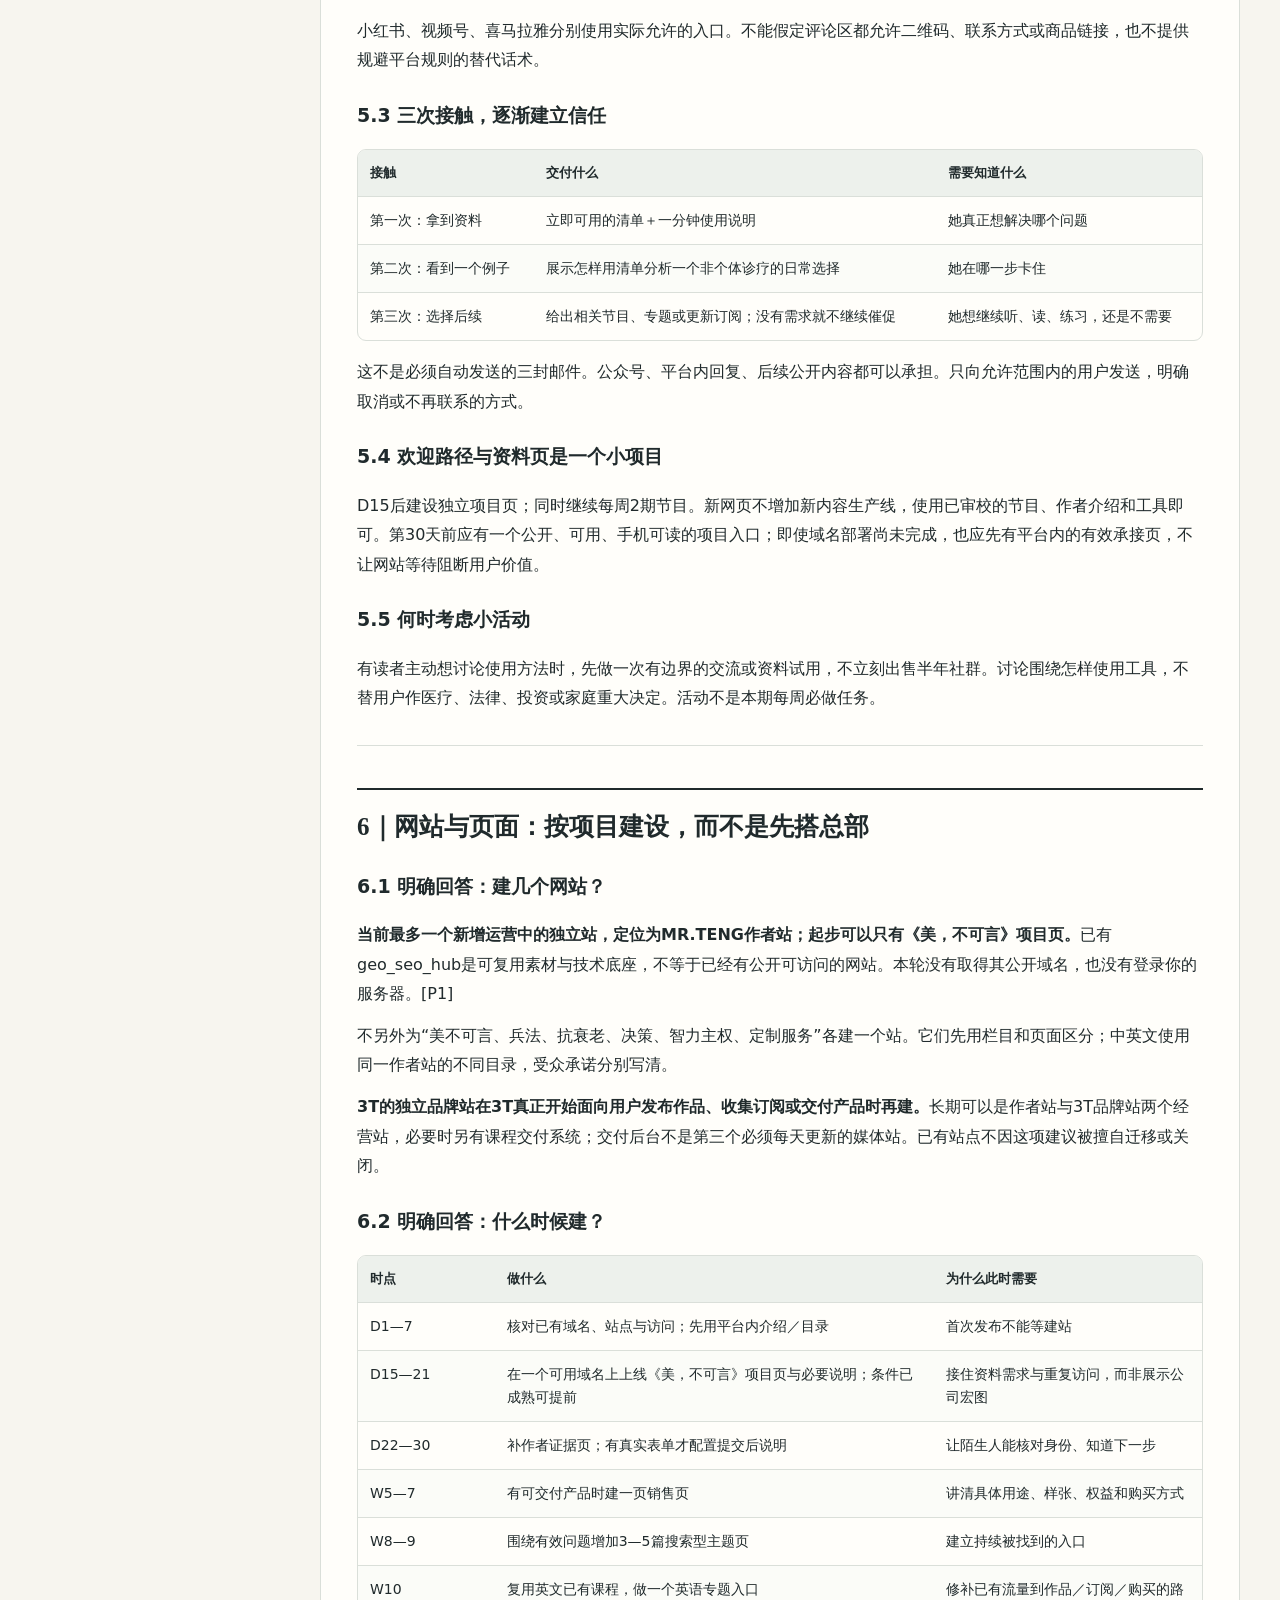
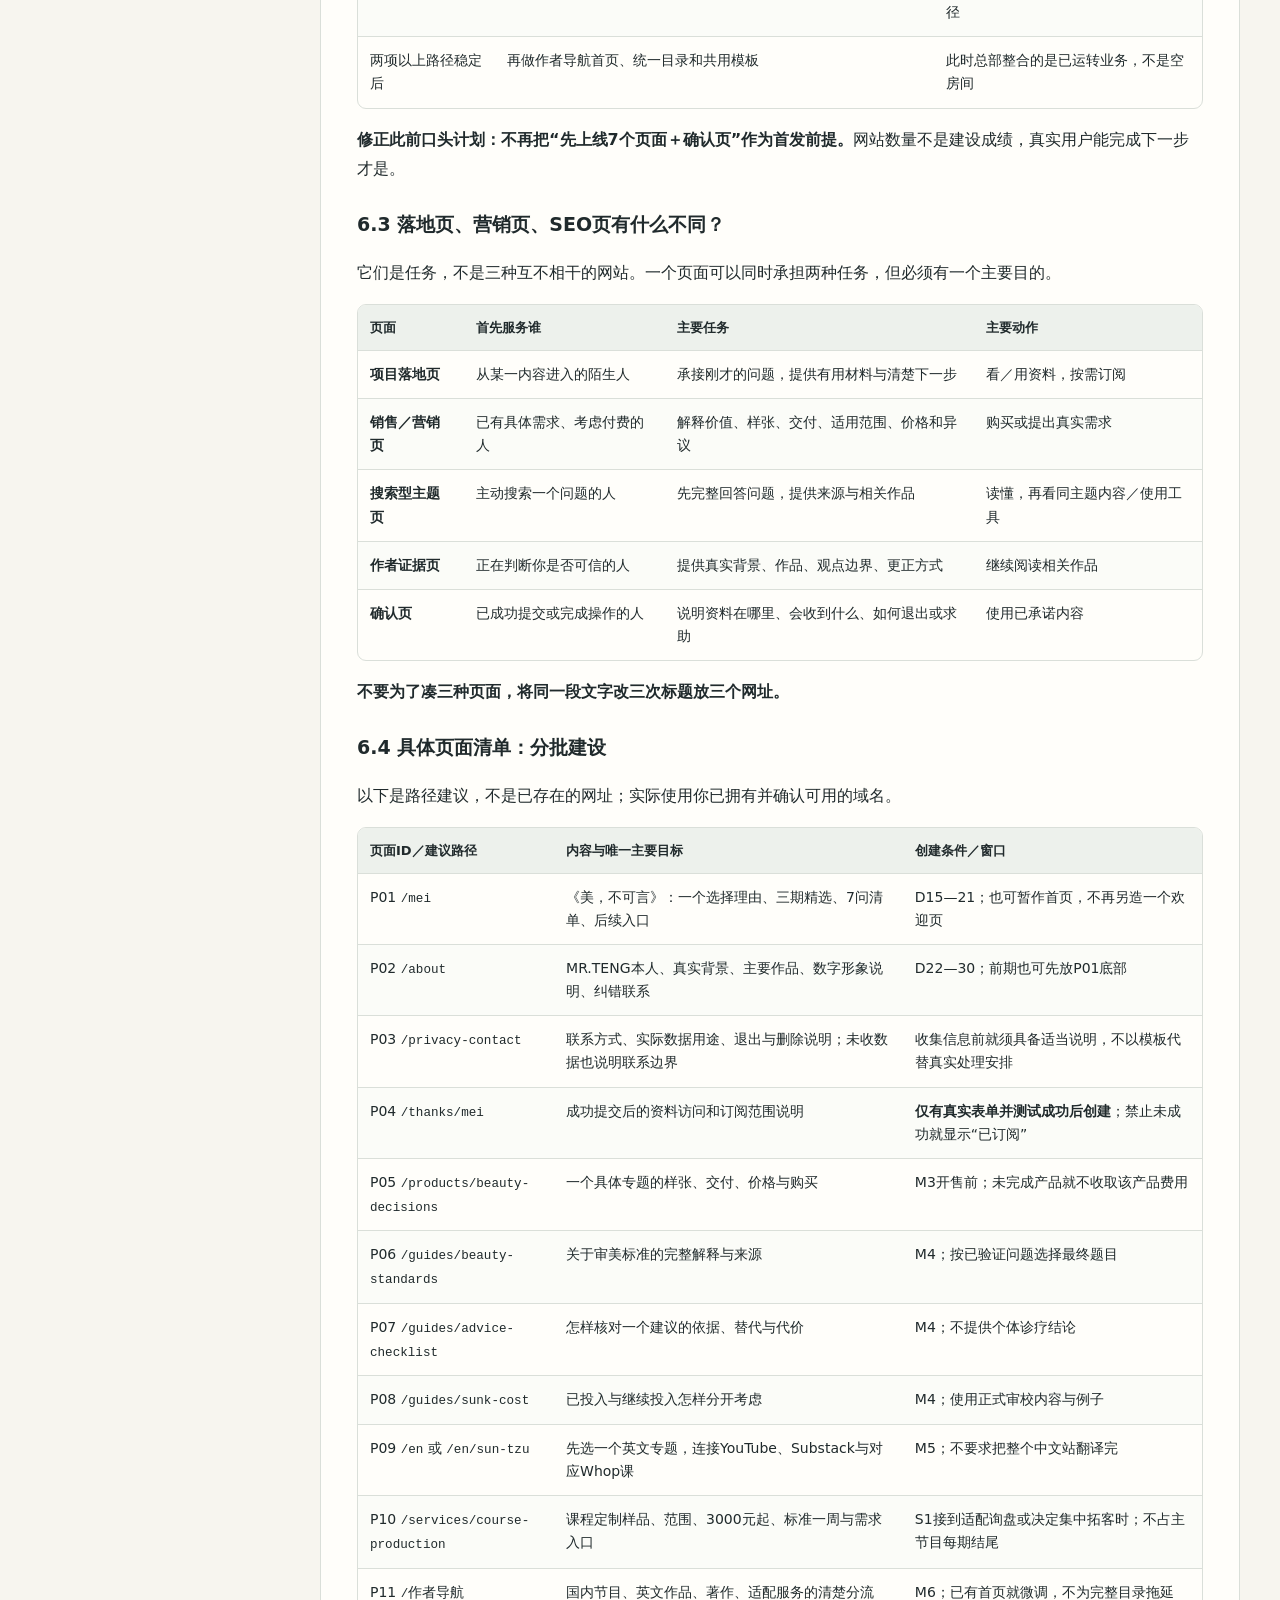
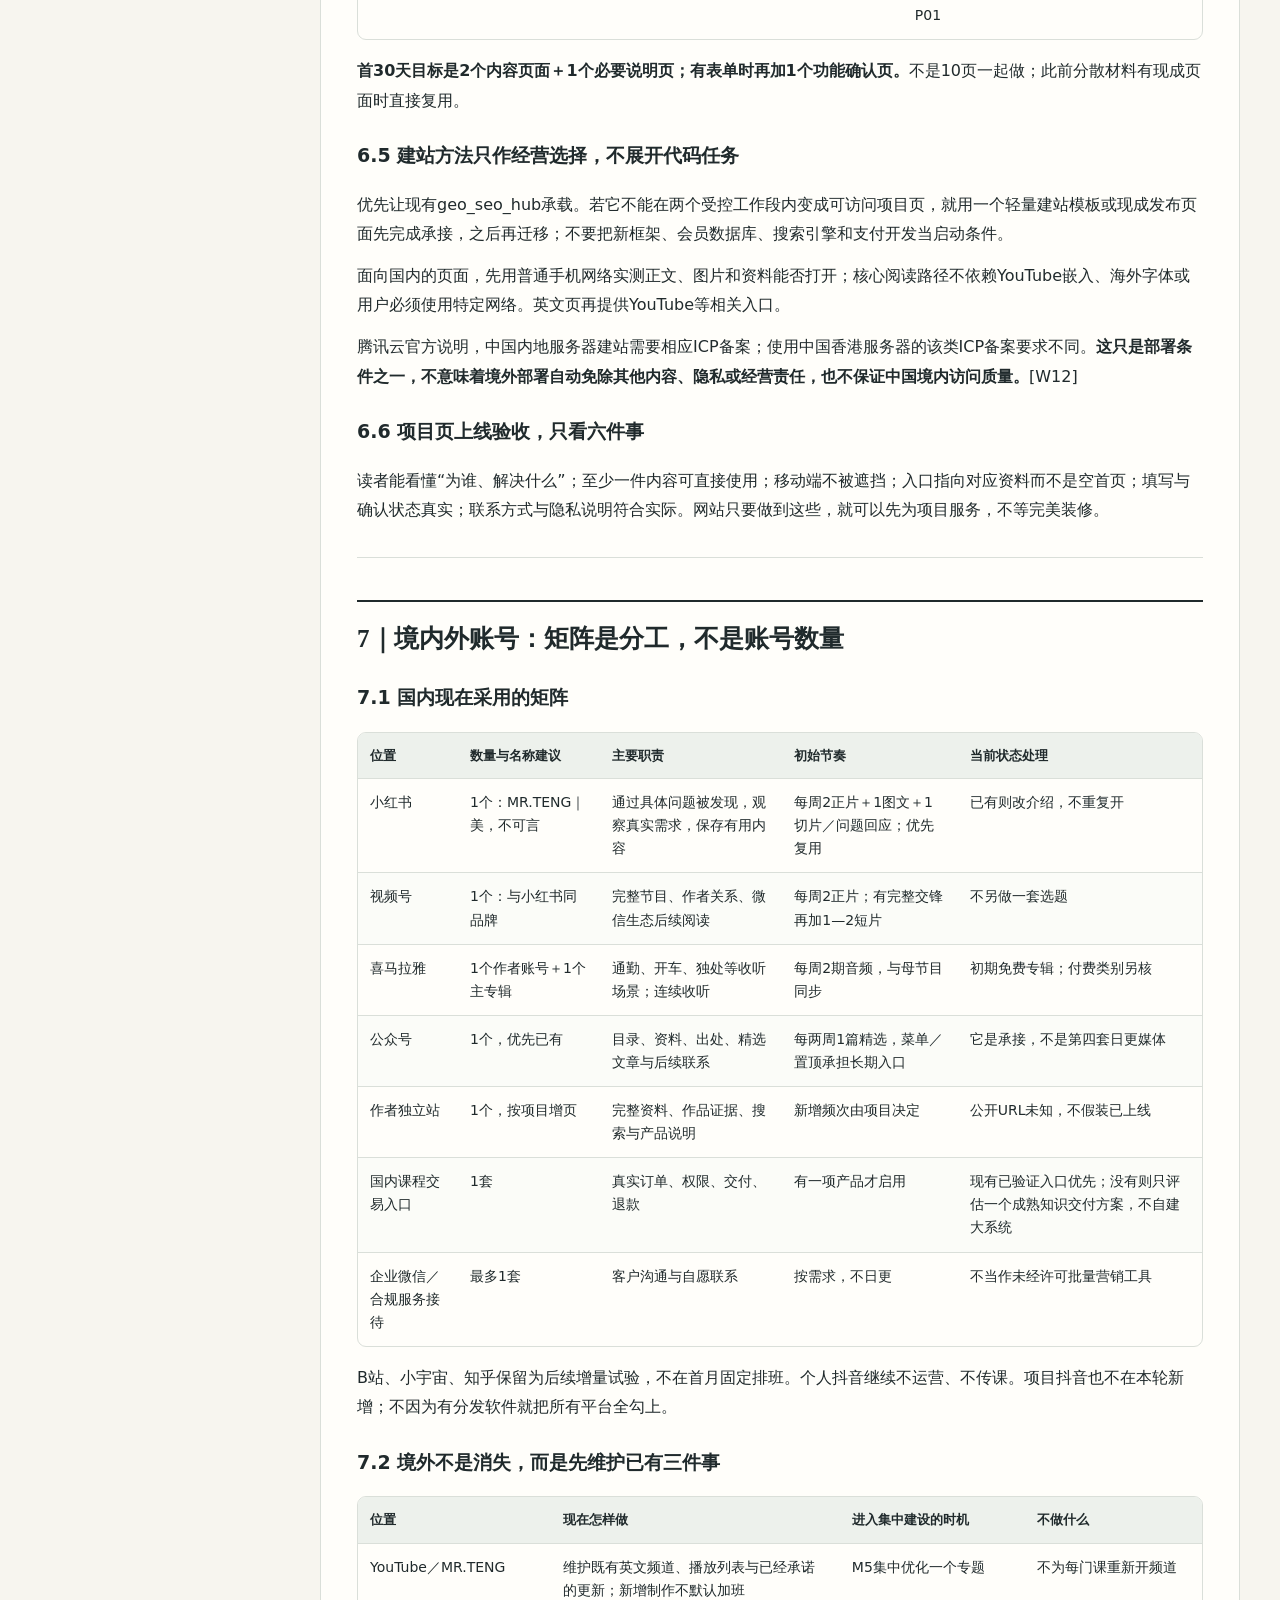
<file: 1/index.html>
<!doctype html>
<html lang="zh-CN"><head><meta charset="utf-8"><meta name="viewport" content="width=device-width,initial-scale=1"><meta name="color-scheme" content="light"><meta name="robots" content="noindex,nofollow,noarchive"><title>建立自己的营销系统 V10.1｜公司运营主体 · 项目先行 · 每日行动</title><link rel="icon" href="data:,"><style>
:root{--paper:#f7f5ef;--card:#fffefa;--ink:#202a2c;--muted:#617074;--line:#dadfd9;--green:#1c6258;--soft:#eaf2ec;--gold:#ae7625;--cream:#f6eddc;--red:#8d4134;--radius:14px}
*{box-sizing:border-box}html{scroll-behavior:smooth;scroll-padding-top:22px}body{margin:0;background:var(--paper);color:var(--ink);font-family:system-ui,-apple-system,"PingFang SC","Microsoft YaHei",sans-serif;font-size:16px;line-height:1.85}a{color:var(--green)}button,input,select{font:inherit}button,select,input[type=date]{border:1px solid var(--line);border-radius:8px;padding:8px 12px;background:var(--card);color:var(--ink)}button{cursor:pointer}button:hover{border-color:var(--green)}button:focus-visible,a:focus-visible,input:focus-visible,select:focus-visible{outline:3px solid #ce9b49;outline-offset:3px}.shell{max-width:1260px;margin:auto;padding:28px 30px 64px}.eyebrow{font-size:12px;font-weight:800;letter-spacing:.13em;color:var(--green)}.hero{border-top:4px solid var(--green);padding:24px 0 22px}.hero h1{font-family:"Songti SC","SimSun",serif;font-size:clamp(30px,4vw,46px);line-height:1.3;margin:7px 0 12px}.hero p{margin:0;max-width:800px;color:var(--muted);font-size:17px}.badges{display:flex;flex-wrap:wrap;gap:9px;margin:18px 0 0}.badge{border:1px solid var(--line);background:var(--card);border-radius:50px;padding:3px 11px;font-size:13px}.banner{padding:15px 20px;border-left:4px solid var(--gold);background:var(--cream);margin:0 0 22px}.entity{background:var(--card);border:1px solid #b6cbc1;border-radius:var(--radius);padding:24px;margin:0 0 24px;box-shadow:0 8px 24px rgba(25,55,46,.035)}.entity h2{font-size:25px;line-height:1.4;margin:4px 0}.entity p{margin:10px 0}.today{background:var(--card);border:1px solid #b6cbc1;border-radius:var(--radius);padding:24px;margin:0 0 24px;box-shadow:0 8px 24px rgba(25,55,46,.035)}.today-head{display:flex;gap:16px;justify-content:space-between;align-items:flex-start}.today h2{font-size:25px;line-height:1.4;margin:4px 0}.micro{font-size:13px;color:var(--muted)}.toolbar{display:flex;align-items:center;flex-wrap:wrap;gap:8px;margin:16px 0}.toolbar label{font-size:14px}.primary{background:var(--green);border-color:var(--green);color:white}.task-grid{display:grid;grid-template-columns:1fr 1fr;gap:14px}.task{border:1px solid var(--line);border-radius:12px;padding:18px;display:flex;align-items:flex-start;gap:12px;cursor:pointer}.task input{width:21px;height:21px;flex:none;margin-top:6px;accent-color:var(--green)}.task b{display:block;font-size:13px;color:var(--green);margin-bottom:4px}.task span{min-width:0}.task:has(input:checked){background:var(--soft)}.evidence{background:var(--soft);padding:13px 16px;border-radius:9px;margin-top:15px}.check-count{border-radius:50px;background:var(--soft);color:var(--green);padding:5px 12px;white-space:nowrap;font-size:13px;font-weight:700}.daily-foot{margin-top:12px;font-size:14px;color:var(--muted)}.layout{display:grid;grid-template-columns:250px minmax(0,1fr);gap:30px;align-items:start}.tocbox{position:sticky;top:18px;max-height:88vh;overflow:auto;border:1px solid var(--line);border-radius:12px;padding:17px;background:var(--card)}.tocbox summary{font-weight:800;cursor:pointer}.tocbox nav{display:grid;gap:5px;margin-top:10px}.tocbox a{text-decoration:none;color:var(--muted);font-size:13px;line-height:1.5;padding:5px 4px}.tocbox a:hover{color:var(--green);background:var(--soft)}.doc{min-width:0;background:var(--card);border:1px solid var(--line);border-radius:14px;padding:32px 36px}.doc h1{font-size:32px;line-height:1.4;margin-top:0}.doc h2{font-size:25px;line-height:1.5;margin-top:42px;border-top:2px solid var(--ink);padding-top:18px;font-family:"Songti SC","SimSun",serif}.doc h3{font-size:19px;line-height:1.55;margin-top:26px}.doc p{margin:12px 0}.doc blockquote{margin:17px 0;border-left:3px solid var(--green);padding:9px 18px;background:var(--soft)}.doc blockquote p{margin:6px 0}.doc hr{border:0;border-top:1px solid var(--line);margin:32px 0}.table-scroll{overflow-x:auto;margin:16px 0;border:1px solid var(--line);border-radius:9px}.doc table{border-collapse:collapse;width:100%;font-size:14px;line-height:1.65;min-width:560px}.doc td,.doc th{padding:12px;text-align:left;vertical-align:top;border-bottom:1px solid var(--line)}.doc th{background:#edf1ec;font-size:13px}.doc tr:last-child td{border-bottom:0}.doc tr:nth-child(even) td{background:#fbfcf8}.doc pre{overflow-x:auto;background:#edf1ec;border-radius:10px;padding:18px;font-size:13px;line-height:1.75;white-space:pre-wrap;overflow-wrap:anywhere}.doc code{font-family:ui-monospace,"SFMono-Regular",Consolas,monospace;font-size:.9em;overflow-wrap:anywhere}.doc a{overflow-wrap:anywhere}.doc li{margin:7px 0}.anchor{display:block}.file-note{border-top:2px solid var(--green);padding-top:18px;color:var(--muted);font-size:13px;margin:28px 0 0}.hidden{display:none!important}
@media(max-width:960px){.layout{grid-template-columns:1fr}.tocbox{position:static;max-height:none}.tocbox nav{grid-template-columns:1fr 1fr}.doc{padding:26px}.shell{padding:20px}.task-grid{grid-template-columns:1fr}}
@media(max-width:600px){.shell{padding:14px}.today{padding:18px}.entity{padding:18px}.today-head{display:block}.check-count{display:inline-block;margin-top:10px}.doc{padding:20px 16px}.doc h2{font-size:23px}.doc h3{font-size:18px}.tocbox nav{grid-template-columns:1fr}.toolbar{gap:7px}.toolbar button,.toolbar input,.toolbar select{max-width:100%;font-size:13px}.hero p{font-size:15px}.doc table{font-size:13px}.hero h1{font-size:27px}.hero{padding:14px 0}.hero .eyebrow{font-size:10px}.hero p{display:none}.badges{margin-top:10px}.badge{display:none}.badge:first-child{display:inline-block}.banner{display:none}}
@media print{body{background:white;color:black}.shell{max-width:none;padding:0}.today,.tocbox,.banner,.badges{display:none}.layout{display:block}.doc{border:0;padding:0}.doc h2{break-after:avoid}.doc h3{break-after:avoid}.doc table{min-width:0;font-size:10pt}.table-scroll{overflow:visible}.doc{font-size:11pt}.doc pre{font-size:9pt}.hero h1{font-size:24pt}a{color:black;text-decoration:none}}
</style></head><body>
<div class="shell">
<header class="hero"><div class="eyebrow">MR.TENG · MARKETING BUILD ROADMAP · V10.1</div><h1>先做成一个营销项目，<br>再长成自己的营销系统。</h1><p>长期目标是数字人IP。现在只集中推进《美，不可言》，用真实作品赢得选择，用可用资料建立关系，用明确产品兑现价值。</p><div class="badges"><span class="badge">当前：MR.TENG《美，不可言》</span><span class="badge">一次只建设一个新环节</span><span class="badge">3T／日播／游戏后置</span><span class="badge">更新：2026-11-19</span></div></header>
<div class="banner"><strong>不先搭大树。</strong>账号、页面、工具按正在做的项目加入；已经跑通的部分继续运转。两条路径出现重复能力，再合并为系统。</div>
<section class="entity" id="entity"><div class="eyebrow">运营主体</div><h2>香港公司 Schema Sandbox：全部业务线的运营主体</h2><p>公司于<strong>2026 年 7 月</strong>完成设立，香港银行账户已开。公司主页：<a href="https://schemasandbox.com/">https://schemasandbox.com/</a>（主页将持续更新）。</p><p><strong>未来以香港公司为运营主体：全部业务线在其下运营，收款与签约走公司。</strong></p></section>
<section class="today" id="today"><div class="today-head"><div><div class="eyebrow">今天只看这里</div><h2 id="day-title">D01 · M1 · 第一次认识</h2><div class="micro" id="date-status"></div></div><div class="check-count" id="check-count" aria-live="polite">本日已记录 0 / 2 项</div></div>
<div class="toolbar"><button id="prev-day" type="button">← 前一天</button><label>查看 <select id="day-select" aria-label="选择执行日"><option value="1">D01</option><option value="2">D02</option><option value="3">D03</option><option value="4">D04</option><option value="5">D05</option><option value="6">D06</option><option value="7">D07</option><option value="8">D08</option><option value="9">D09</option><option value="10">D10</option><option value="11">D11</option><option value="12">D12</option><option value="13">D13</option><option value="14">D14</option><option value="15">D15</option><option value="16">D16</option><option value="17">D17</option><option value="18">D18</option><option value="19">D19</option><option value="20">D20</option><option value="21">D21</option><option value="22">D22</option><option value="23">D23</option><option value="24">D24</option><option value="25">D25</option><option value="26">D26</option><option value="27">D27</option><option value="28">D28</option><option value="29">D29</option><option value="30">D30</option></select></label><button id="next-day" type="button">后一天 →</button><label for="start-date">实际D1</label><input id="start-date" type="date" aria-label="实际开始日期"><button class="primary" id="go-today" type="button">按日期定位</button></div>
<div class="task-grid"><label class="task"><input type="checkbox" id="check-build"><span><b>① 建设任务 · 留下一件可用资产</b><span id="build-text"></span></span></label><label class="task"><input type="checkbox" id="check-market"><span><b>② 市场任务 · 接触真实用户</b><span id="market-text"></span></span></label></div>
<div class="evidence"><strong>完成标准：</strong><span id="evidence-text"></span></div><p class="daily-foot" id="time-budget"></p><p class="daily-foot"><strong>今天不新增：</strong>3T独立节目、全天直播、游戏开发、全平台账号、统一大后台。已有客户与会员承诺照常履行；容量不足就顺延建设，不靠加班堆满。</p>
<div class="toolbar"><button type="button" id="export-today">导出今日行动MD</button><button type="button" id="export-progress">备份勾选进度</button><button type="button" id="import-progress">导入进度</button><input class="hidden" id="import-file" type="file" accept=".json,application/json"><a href="#full-plan">阅读项目方案 ↓</a></div><p class="micro" id="storage-note" role="status">仅保存当前浏览器任务状态，不执行任何对外操作。</p><noscript><p>当前浏览器未启用脚本。完整方案与首30天任务仍可在下方阅读；本地勾选功能不可用。</p></noscript></section>
<div class="layout" id="full-plan"><aside class="tocbox"><details open><summary>按当前项目阅读</summary><nav><a href="#section-01">项目驱动的营销建设路线｜先做MR.TENG《美，不可言》，让系统从真实经营中长出来</a><a href="#section-01b">两条线：建系统 + 运营业务创收</a><a href="#section-02">先看今天：从这三件事开始</a><a href="#section-04">1｜为什么重写：从事业总案回到营销建设</a><a href="#section-05">2｜营销起点：让她为什么选择MR.TENG</a><a href="#section-06">3｜项目清单：一次只建设一个新环节</a><a href="#section-07">4｜项目一：让第一批目标观众认识你并愿意回来</a><a href="#section-08">5｜项目二：把一次观看变成持续联系</a><a href="#section-09">6｜网站与页面：按项目建设，而不是先搭总部</a><a href="#section-10">7｜境内外账号：矩阵是分工，不是账号数量</a><a href="#section-11">8｜每周与每天：具体发布什么</a><a href="#section-12">9｜工具组合：剪辑、切片、排程与多账号分发</a><a href="#section-13">10｜项目三：卖一个清楚的结果，不卖内容数量</a><a href="#section-14">11｜项目四：把有效主题做成长尾入口</a><a href="#section-15">12｜项目五与机会项目：境外既有资产、课程定制</a><a href="#section-16">13｜项目六：两条路跑通后，再做系统合并</a><a href="#section-17">14｜首30天行动表与90天建设窗口</a><a href="#section-18">15｜军校与经营判断：学习怎样变成能力</a><a href="#section-19">16｜衡量、预算、扩张与停止条件</a><a href="#section-20">17｜可直接使用的文案与执行模板</a><a href="#section-21">18｜来源、核验边界与版本覆盖</a><a href="#section-22">最后一句</a></nav></details></aside><main class="doc"><h1>建立自己的营销系统 · V10.1</h1>
<p><a id="section-01" class="anchor"></a></p>
<h2>项目驱动的营销建设路线｜先做MR.TENG《美，不可言》，让系统从真实经营中长出来</h2>
<p><strong>日期：2026年11月19日</strong><br />
<strong>当前唯一主动增长主线：《美，不可言》。</strong><br />
<strong>长期方向：MR.TENG个人数字化IP → 条件成熟后进入3T原创IP工作室。</strong><br />
<strong>执行原则：知道终点，从具体项目出发；完成一项，留下能力，再做下一项。</strong></p>
<blockquote>
<p>不先建一个需要所有部门到齐才能运转的“大系统”。先做成一件能接触用户、产生价值和获得反馈的事；再做成下一件。两个项目出现重复能力，再合并为系统。</p>
<p>营销系统不是代码系统，也不是把人物设定、生产流程、商品清单装进同一份文件。它要解决的是：<strong>谁会选择你，为什么选择，在哪里遇见，怎样持续回来，为什么付费，以及怎样愿意介绍给别人。</strong></p>
</blockquote>
<p><strong>阅读方式：</strong>第一次读第1—4节；每天看行动页；执行到某个项目，再看对应章节。不要求先读完本文件、学完274讲或整理完900集，才允许发布。</p>
<p><strong>版本性质：</strong>以下项目次序、时间盒、频次、产品工作名和价格测试均为经营建议，不是已批准预算、实际销量或增长保证。已确认的身份、内容基础、平台方向、定制服务报价和3T后置安排继续保留。旧V8与完整IP总案保留作参考，不覆盖原文件，不声称已经修改线上账户。</p>
<hr />
<p><a id="section-01b" class="anchor"></a></p>
<h2>两条线：建系统 + 运营业务创收</h2>
<p>本版在 V9.0 的项目先行路线上加一层：<strong>建系统与运营业务是两条并行的线，不是一条线改名。</strong>建系统决定每天做什么、留下什么能力；运营业务决定已经确认的收入怎样进公司、怎样签约。两条线共用同一个运营主体（见首屏“运营主体”），不另设一套组织。</p>
<h3>第一条线：建系统（V9.0 原样保留）</h3>
<p>M1—M6 六个项目与 D01—D30 每日行动页按 V9.0 原样保留：一次只建设一个新环节，先做《美，不可言》，再长成系统。每日行动页的勾选进度与 D1 起始日不变。</p>
<h3>第二条线：运营业务创收（公司名下的业务线）</h3>
<p>以下业务线均在香港公司 Schema Sandbox 名下运营；只写已核实的收款与签约路径，未核实的写“待确认”，不写成已解决。</p>
<div class="table-scroll"><table>
<thead>
<tr>
  <th>业务线</th>
  <th>内容</th>
  <th>收款／签约路径（已核实）</th>
</tr>
</thead>
<tbody>
<tr>
  <td><strong>《美，不可言》IP 主线</strong></td>
  <td>MR.TENG 数字人 IP，当前唯一主动增长主线；产品收入按 M3 落地</td>
  <td>香港公司为运营主体；收款入口在开售前按第 10 节完成一次测试后确认</td>
</tr>
<tr>
  <td><strong>课程开发业务 S1</strong></td>
  <td>一个业务、两条市场线：国内闲鱼＋海外 LinkedIn；价格与时效按 V2.0——国内 3000／4500／6800—9800 元，海外 $3,000／$4,500／$6,800—9,800；标准 7 天，3 天 ×1.6，48 小时 ×2；修改与退款按 V2.0 统一规则（规划 1 轮、文字 1 轮、视频 ≤10 处 ≤2 次；退款 60%／40%／30%）</td>
  <td>运营主体为香港公司；海外线由香港公司签约收款（美元或港币、B2B 合同、商业发票）；国内线人民币收款通道待确认</td>
</tr>
<tr>
  <td><strong>海外订阅与内容收款</strong></td>
  <td>Substack、X、Spotify、YouTube、Patreon、Whop、Apple Podcasts 的订阅与内容收入</td>
  <td>Substack／X／Spotify 走公司 Stripe；YouTube 走 AdSense（香港公司为收款方，香港银行账户）；Patreon 走 Payoneer 或 PayPal（不用 Stripe）；Whop 走香港银行账户；Apple Podcasts 走公司银行账户</td>
</tr>
<tr>
  <td><strong>KDP 出版</strong></td>
  <td>英文书稿经 Amazon KDP 出版，版税收入</td>
  <td>公司主体＋W-8BEN-E；版税走 EFT 到香港银行账户；美国店版税扣 30%（无美港税收协定）；非美店铺不扣美国这笔税</td>
</tr>
</tbody>
</table></div>
<h3>课程质量：Whop 课程库与公开课凭证（2026-11-19 已核实）</h3>
<p>店铺：Whop 店 <strong>Psi · 第一性原理与战略认知书院</strong>。12 门单课共 <strong>535 讲</strong>，单买合计 <strong>$1,098</strong>，全通包 <strong>$399</strong>，免费试看包 <strong>Free（30 讲）</strong>。</p>
<div class="table-scroll"><table>
<thead>
<tr>
  <th>课程</th>
  <th>讲数</th>
  <th>价格</th>
  <th>语言</th>
</tr>
</thead>
<tbody>
<tr>
  <td>AI Video Production: From Concept to Final Cut</td>
  <td>12（10 课＋2 Reels）</td>
  <td>$69</td>
  <td>英</td>
</tr>
<tr>
  <td>《AI视频制作实战方法课》</td>
  <td>7</td>
  <td>$49</td>
  <td>中</td>
</tr>
<tr>
  <td>AI_Agent_全栈营销实战训练营</td>
  <td>40（37 课＋3 节交付包）</td>
  <td>$99</td>
  <td>中</td>
</tr>
<tr>
  <td>《孙子兵法28个商业管理工具14节精讲》</td>
  <td>14</td>
  <td>$39</td>
  <td>中</td>
</tr>
<tr>
  <td>Sun Tzu's 28 Strategic Business Tools</td>
  <td>14</td>
  <td>$129</td>
  <td>英</td>
</tr>
<tr>
  <td>《数字内容冷启动孙子兵法》</td>
  <td>21</td>
  <td>$99</td>
  <td>中</td>
</tr>
<tr>
  <td>Aging Science: Mechanisms, Measures &amp; Evidence（英文版《抗衰老》）</td>
  <td>64</td>
  <td>$199</td>
  <td>英</td>
</tr>
<tr>
  <td>Sun Tzu's Multi-Actor Strategy（英文版《孙子兵法》）</td>
  <td>60</td>
  <td>$149</td>
  <td>英</td>
</tr>
<tr>
  <td>《物理不说谎》</td>
  <td>90</td>
  <td>$69</td>
  <td>中</td>
</tr>
<tr>
  <td>《孙子兵法》</td>
  <td>60</td>
  <td>$59</td>
  <td>中</td>
</tr>
<tr>
  <td>信任筛选：用内容筛选到信任自己的人</td>
  <td>74</td>
  <td>$59</td>
  <td>中</td>
</tr>
<tr>
  <td>GEO&amp;GTO 全域生成式信源实战大课</td>
  <td>79</td>
  <td>$79</td>
  <td>中</td>
</tr>
</tbody>
</table></div>
<p>免费试看包：<a href="https://whop.com/psi-dc87/free-preview-5-percent-22-lessons/">https://whop.com/psi-dc87/free-preview-5-percent-22-lessons/</a>（30 讲为准；链接里的“22-lessons”是最早的旧数字）。</p>
<p>公开课凭证（YouTube 播放列表）：孙子兵法英文 <a href="https://www.youtube.com/playlist?list=PLXPTk5IPmZ_0">已公开第 30 集</a>；抗衰老英文 <a href="https://www.youtube.com/playlist?list=PLXsZlqQ93jY4">已公开第 14 集</a>；信任筛选 <a href="https://www.youtube.com/playlist?list=PLU64nLlm6KwE">标题 74 讲</a>。</p>
<p>以上于 2026-11-19 核实。课程与免费内容会持续增加，讲数以最新核实为准。Whop 是当前主场，课程以后还会上到其它平台。</p>
<p><strong>两条线的关系：</strong>建系统是每天的活，运营业务是已经确认的收入通道；有订单必须履行，但不把接单变成吞掉主线的默认业务。S1 的容量与接单规则见第 12 节。</p>
<hr />
<p><a id="section-02" class="anchor"></a></p>
<h2>先看今天：从这三件事开始</h2>
<p><strong>第一次执行，按D1；不是默认文档日期就是开工日。</strong></p>
<div class="table-scroll"><table>
<thead>
<tr>
  <th>今天的动作</th>
  <th>实际产出</th>
  <th>完成标准</th>
  <th style="text-align:right">时间盒建议</th>
</tr>
</thead>
<tbody>
<tr>
  <td>写出一张《第一批观众与选择理由卡》</td>
  <td>目标处境、一个承诺、三条可信依据、一个不做事项</td>
  <td>能在30秒内向目标女性解释“为什么值得看你”，不介绍整个3T</td>
  <td style="text-align:right">45分钟</td>
</tr>
<tr>
  <td>从现有EP001—005中选一集最适合这个承诺的作品，并检查三个国内账号</td>
  <td>一份可发候选＋真实入口/权限记录</td>
  <td>不合格写明需改之处；已有账号复用，不重复开号；至少确定一个可以先发布的入口</td>
  <td style="text-align:right">60分钟</td>
</tr>
<tr>
  <td>看同类问题下的真实提问，保存3条原话</td>
  <td>3个匿名问题与来源</td>
  <td>不保存不必要身份信息，不复制别人的内容当自己原创</td>
  <td style="text-align:right">20分钟</td>
</tr>
</tbody>
</table></div>
<p><strong>今天不做：</strong>整站开发、三个人物重建、注册十个账号、采购一整套营销软件、整理完900集、3T和游戏研发。</p>
<p><strong>一天只有90分钟：</strong>先完成选择理由卡与首个发布入口；候选作品详细审校顺延。没有做完就是顺延，不把它解释成必须熬夜。</p>
<hr />
<p><a id="section-03" class="anchor"></a></p>
<h2>目录</h2>
<ol>
<li>为什么重写：从事业总案回到营销建设</li>
<li>营销起点：让她为什么选择MR.TENG</li>
<li>项目清单：一次只建设一个新环节</li>
<li>项目一：让第一批目标观众认识你并愿意回来</li>
<li>项目二：把一次观看变成持续联系</li>
<li>网站与页面：按项目建设，而不是先搭总部</li>
<li>境内外账号：矩阵是分工，不是账号数量</li>
<li>每周与每天：具体发布什么</li>
<li>工具组合：剪辑、切片、排程与多账号分发</li>
<li>项目三：卖一个清楚的结果，不卖内容数量</li>
<li>项目四：把有效主题做成长尾入口</li>
<li>项目五与机会项目：境外既有资产、课程定制</li>
<li>项目六：两条路跑通后，再做系统合并</li>
<li>首30天行动表与90天建设窗口</li>
<li>军校与经营判断：学习怎样变成能力</li>
<li>衡量、预算、扩张与停止条件</li>
<li>可直接使用的文案与执行模板</li>
<li>来源、核验边界与版本覆盖</li>
</ol>
<hr />
<p><a id="section-04" class="anchor"></a></p>
<h2>1｜为什么重写：从事业总案回到营销建设</h2>
<h3>1.1 V8的失焦在哪里</h3>
<p>V8保留了正确的事业目标，但把太多篇幅放在IP定义、角色准备、生产管理、风险清单与服务交付上；对“先建哪个页面、今天往哪里发、怎样获得第一次联系、用了什么工具、下一个动作是什么”回答得不够具体。</p>
<p>更重要的是，V8仍容易给人一种感觉：先把完整架构、资产表和准入条件整理好，再开始经营。<strong>这与现在的资源条件不匹配：你不是缺少内容供给，而是要把供给变成市场里的选择、关系和交易。</strong>[P1]</p>
<p>本版作四项改变：</p>
<div class="table-scroll"><table>
<thead>
<tr>
  <th>原来容易走偏的做法</th>
  <th>本版改成</th>
</tr>
</thead>
<tbody>
<tr>
  <td>先讲一个庞大的IP事业树</td>
  <td>终点用一页说明，当前经营从一件具体项目开始</td>
</tr>
<tr>
  <td>把“系统”理解成网站、数据库、Agent编排</td>
  <td>把系统理解成能够重复获客、建立信任、兑现价值的经营能力</td>
</tr>
<tr>
  <td>大量“先盘点、先准备、先核对”</td>
  <td>必要检查与真实发布同批推进，每个项目必须接触用户</td>
</tr>
<tr>
  <td>列出许多平台、产品和工具</td>
  <td>指定当前使用、维护、储备三类，工具只为当前任务服务</td>
</tr>
</tbody>
</table></div>
<h3>1.2 终点保留，但不先把终点建成</h3>
<p>你后半段事业的方向，是把自己的知识、判断、审美和创作能力，积累成能够长期经营的数字化作者IP；再逐步进入原创角色工作室。MR.TENG是你本人男性形象与本人声线的数字化表达，不是一个与你切断关系的虚构专家。3T是后续角色资产，不是本期工时清单。[P1][P3]</p>
<p><strong>本阶段的目标不是证明未来能成为多大的公司，而是获得第一段可重复的营销能力。</strong>未来成为一个小而强的原生IP工作室，或更大规模的公司，都需要这种能力；不需要现在提前配置全部组织。</p>
<h3>1.3 项目先行，不等于零散出招</h3>
<p>每个营销项目必须有七件东西：<strong>具体人群、具体处境、明确承诺、接触入口、用户下一步、可交付成果、复盘日期。</strong></p>
<p>项目做完后留下三样：一件可重复使用的资产、一段真实的用户路径、一条值得继续采用或明确放弃的方法。只有“发了一条内容”“学会一种工具”，还不算完整营销项目。</p>
<p>系统来自项目之间的共同逻辑，不来自提前画得很完整的组织树。只统一三项最低标准：<strong>同一作者身份、同一内容编号、同一许可与履约边界。</strong>其余等出现重复问题再统一。</p>
<hr />
<p><a id="section-05" class="anchor"></a></p>
<h2>2｜营销起点：让她为什么选择MR.TENG</h2>
<h3>2.1 第一战场不是“所有高质量女性”，而是一个具体时刻</h3>
<p>首批经营假设：<strong>一个正在面对关于美、外貌和消费建议的女性，已经听了很多答案，却越来越难判断哪个答案适合自己。</strong></p>
<p>她可能在意自己的某个特点，可能刚听到“必须改变”的建议，也可能已经投入很多，却仍不安心。这里首先争取的是她的理解与信任，不是立即卖一个医美项目。</p>
<p>不以“女性耐心小”“高净值天然愿意买课”作市场前提。4—6分钟是你选择的节目规格，价值在于一次讲透一个问题，而不是对性别作统一判断。</p>
<h3>2.2 选择理由：不是“我懂很多”，而是“我帮你看清什么”</h3>
<p><strong>定位工作稿：</strong></p>
<blockquote>
<p>《美，不可言》：关于美，不急着替你做决定，先帮你看清再决定。</p>
</blockquote>
<p><strong>长期品牌主张保留：</strong></p>
<blockquote>
<p>从美的选择，到人生的主导权。</p>
</blockquote>
<p><strong>信任依据有三层：</strong>医学背景帮助区分事实与风险；美学训练帮助理解个体差异；13年医美从业与经营经历帮助识别建议中的利益与代价。它们是作者背景，不自动等于当前执业资格，也不保证每个判断都正确。</p>
<p>与竞争内容的区别，不必通过贬低别人表达。你不需要证明所有审美账号肤浅、所有机构不可信；要让观众看到你如何处理一个复杂问题，尤其是面对“+1”的有力追问时，不偷换问题、不装作全知。</p>
<h3>2.3 首月三种内容的营销职责</h3>
<div class="table-scroll"><table>
<thead>
<tr>
  <th>主题方向</th>
  <th>观众得到什么</th>
  <th>作者留下什么</th>
  <th>合适的下一步</th>
</tr>
</thead>
<tbody>
<tr>
  <td>审美辨析</td>
  <td>不再把某一种标准直接当成自己的目标</td>
  <td>有审美立场，但不替所有人规定唯一答案</td>
  <td>看相关下一集／保存一张图</td>
</tr>
<tr>
  <td>判断与选择</td>
  <td>面对建议时知道该问什么</td>
  <td>愿意解释依据与限制的判断者</td>
  <td>使用一页问题清单</td>
</tr>
<tr>
  <td>行业经验</td>
  <td>看见承诺、成本和利益关系</td>
  <td>有亲历、有边界、不靠耸动内幕吸引人</td>
  <td>阅读一个完整说明／提出具体问题</td>
</tr>
</tbody>
</table></div>
<p>每周不是机械凑三种比例，而是围绕一个母题，让发现、解释、保存和再次观看互相衔接。</p>
<h3>2.4 第一批真实接触，不靠等算法赏饭</h3>
<p>首14天，建议完成5次左右自愿短交流；这是投入目标，不是“必须获得5位粉丝”的结果保证。对象可以来自真实行业关系、愿意交流的目标读者，或在自己内容下提出具体问题的人。</p>
<p>只问三件事：“你最近在什么问题上拿不准？”“通常找谁、看什么来判断？”“这一集哪里有用，哪里仍像在说空话？”</p>
<p>不请求支持性购买，不组织互赞，不买联系方式，不用医疗恐惧强推关注。熟人赞美单独标记，不当作陌生市场已经验证。</p>
<hr />
<p><a id="section-06" class="anchor"></a></p>
<h2>3｜项目清单：一次只建设一个新环节</h2>
<p><strong>《美，不可言》是当前的完整经营项目。下面M1—M6是它及既有作者业务中的营销建设小项目，不是六条新业务。</strong>一次只建设一个新环节；已经跑通的发布和既有履约继续运行。后续顺序可以因真实需求改变，先执行M1即可，不必提前批准全部阶段。</p>
<div class="table-scroll"><table>
<thead>
<tr>
  <th>项目</th>
  <th>需要完成的营销结果</th>
  <th>留下的资产</th>
  <th>建议窗口</th>
  <th>何时进入下一步</th>
</tr>
</thead>
<tbody>
<tr>
  <td><strong>M1·第一批会回来的观众</strong></td>
  <td>有人看懂并愿意继续接触MR.TENG</td>
  <td>统一账号、首批节目、选择理由、问题记录</td>
  <td>D1—14</td>
  <td>至少完成两批真实发布与反馈；没有反馈就修一个变量，不空等粉丝整数</td>
</tr>
<tr>
  <td><strong>M2·把观看变成持续联系</strong></td>
  <td>有人使用资料、关注后续或主动提问</td>
  <td>一个项目页、一份工具、欢迎路径、许可清楚的联系入口</td>
  <td>D15—30</td>
  <td>资料能找到、能使用，知道读者为何留下或离开</td>
</tr>
<tr>
  <td><strong>M3·卖一个明确价值</strong></td>
  <td>一项具体产品能够被理解、购买与使用</td>
  <td>一个销售页、一项专题、清楚履约与售后</td>
  <td>W5—7</td>
  <td>有真实使用与交易证据；未准备好收费就明确做免费试用，不混称成交</td>
</tr>
<tr>
  <td><strong>M4·让有效主题持续被找到</strong></td>
  <td>不依赖当日推荐，也有主动搜索与长尾阅读入口</td>
  <td>3—5篇围绕已验证问题的常青页、站内目录、平台搜索表达</td>
  <td>W8—9</td>
  <td>看见实际搜索入口或排除不合适关键词，持续维护而非批量堆页</td>
</tr>
<tr>
  <td><strong>M5·修复英文既有作品到购买的路径</strong></td>
  <td>既有英文课程不只被看见，还能清楚找到后续价值</td>
  <td>一个英文专题页、播放列表、Substack承接、Whop权益说明</td>
  <td>W10左右的一次集中项目</td>
  <td>用一个专题跑完路径，不先重做整个英文学院</td>
</tr>
<tr>
  <td><strong>M6·合并重复能力</strong></td>
  <td>两项以上项目不再反复做相同后台工作</td>
  <td>一个作者导航、共用模板与轻量周报、可交接流程</td>
  <td>W11—13或更晚</td>
  <td>只有出现重复维护成本时才合并，不为好看而统一所有业务</td>
</tr>
</tbody>
</table></div>
<p><strong>机会项目S1·课程定制一单：</strong>已经纳入经营，基础报价与一周周期继续保留。它不与M1竞争成为首月主战场；已有订单必须履行，新主动拓客采用单独的小项目与容量上限。需要集中接单时，顺延一个新建设项目，不能把任务全叠到晚上。</p>
<p><strong>3T、每日实时直播、Steam游戏：</strong>保留在长期总案，本期不排建设任务；“+1”只完成《美，不可言》所需身份、声音、形象和互动方式。3T什么时候开，不由“第91天到了”自动决定。</p>
<hr />
<p><a id="section-07" class="anchor"></a></p>
<h2>4｜项目一：让第一批目标观众认识你并愿意回来</h2>
<h3>项目任务</h3>
<p><strong>不是“把账号开好”，而是完成第一次选择：一个合适的人看到内容后，知道为什么值得继续看MR.TENG。</strong></p>
<h3>4.1 入口配置</h3>
<p>优先复用现有账号。一平台一个主账号，建议统一展示名“MR.TENG｜美，不可言”，实际长度按平台限制调整。小红书作默认主要反馈阵地；若视频号已有明显更好的真实关系基础，则交换主次，不重复从零养号。喜马拉雅作为同内容的声音入口。</p>
<p>初期不为医学、美学、情绪、兵法各开一个账号；这些先成为同一作者的栏目或播放列表。个人抖音不运营、不传课的既定约束继续保留。[P1]</p>
<h3>4.2 首发不是连续展示资历，而是三个能形成认识的内容</h3>
<div class="table-scroll"><table>
<thead>
<tr>
  <th>首发内容</th>
  <th>用户应该明白什么</th>
  <th>制作方式</th>
</tr>
</thead>
<tbody>
<tr>
  <td>一个具体而有用的问题</td>
  <td>“这个人讲的是我关心的事”</td>
  <td>从已有合格成片选，不从零写</td>
</tr>
<tr>
  <td>一次有分量的追问与回应</td>
  <td>“他不只是输出结论，也能解释条件”</td>
  <td>保留+1质疑，不只截金句</td>
</tr>
<tr>
  <td>一篇短作者说明／置顶介绍</td>
  <td>“他是谁，为什么讲这个，我能期待什么”</td>
  <td>约150—250字或短视频，不做长履历片头</td>
</tr>
</tbody>
</table></div>
<p>初始题材可以从原稿记载的“标准脸、三庭五眼、黄金分割、平均脸、对称”等既有内容选择；<strong>题目与真实EP文件先对齐，不把示例标题当成已经制作的原题。</strong></p>
<h3>4.3 首14天完成四件母节目即可启动经营</h3>
<p>建议两周各发布2期完整节目。每期4—6分钟，方形核心画面与上下文字区维持现有方向；从同一声音母版提取音频。每周最多增加一条有完整意义的切片和一张真正值得保存的图，不要求每集衍生五种格式。</p>
<p>已有Tina版可以作为既有课程／问答版发布；新+1来自3T的方向保留。不能把Tina静默改名为陈眠，也不因最终新角色未完全完成就停住全部合格内容。</p>
<h3>4.4 前14天的主动传播</h3>
<p>每周安排两次20—30分钟需求观察：阅读目标问题的公开讨论，整理人们的措辞、反复误解和未被回答的问题；主要在自己的内容中回应，不跨账号灌广告。</p>
<p>与5位左右自愿目标观众交流。允许把内容发送给确有相关问题且愿意接收的人，不发送给整个通讯录。观察对方自发提及什么，不诱导他说“老师很有价值”。</p>
<h3>4.5 项目验收</h3>
<p><strong>可交付：</strong>账号介绍一致、4期合格母节目、对应音频、至少一次依据反馈作出的修改、下一批选题理由。</p>
<p><strong>市场信号：</strong>有人准确说出节目对自己有何帮助；有人看第二件作品、问后续问题或自愿继续接收。没有信号时，保留真实结果，优先改受众问题或开场承诺，而不是再买一套工具。</p>
<p>完成M1不要求盈利，也不代表已经找到可大规模复制的市场。它证明的是：现在的表达是否开始进入真实用户生活。</p>
<hr />
<p><a id="section-08" class="anchor"></a></p>
<h2>5｜项目二：把一次观看变成持续联系</h2>
<h3>项目任务</h3>
<p><strong>不以“加了多少微信”为成绩，而是让一个人有明确理由再次接触你。</strong></p>
<h3>5.1 先提供一项能用的资料</h3>
<p>工作名：<strong>《关于美，做决定前先问清的7个问题》</strong>。它是一页提问工具，不是诊断、疗效判断或经过验证的心理测评。</p>
<p>建议内容：自己到底想改变什么；目标是谁设定的；对方依据是什么；还有哪些替代；哪些成本和不确定性尚不清楚；什么情况下先不做；事后如何检查结果。发布前用你的实际观点与相应来源审校。</p>
<p><strong>资料可以直接读，不必先交邮箱。</strong>持续更新另行选择订阅。营销的目的不是多收一条联系方式，而是让用户体验“他的资料确实帮助我想清楚了一点”。</p>
<h3>5.2 国内关系入口怎样选</h3>
<p>先采用已有公众号或可用的公众号承接页。文章负责资料、目录与作者说明；账号菜单、关键词回复、私信等只有在实际账户权限允许时使用。没有自动化能力就人工回复少量自愿请求，不为自动回复另外开发一个系统。</p>
<p>企业微信用于明确同意后的接待与客户沟通，不是新的内容媒体；暂不拉日更大群，不承诺个人随叫随到。平台关注不等于同意被站外营销。</p>
<p>小红书、视频号、喜马拉雅分别使用实际允许的入口。不能假定评论区都允许二维码、联系方式或商品链接，也不提供规避平台规则的替代话术。</p>
<h3>5.3 三次接触，逐渐建立信任</h3>
<div class="table-scroll"><table>
<thead>
<tr>
  <th>接触</th>
  <th>交付什么</th>
  <th>需要知道什么</th>
</tr>
</thead>
<tbody>
<tr>
  <td>第一次：拿到资料</td>
  <td>立即可用的清单＋一分钟使用说明</td>
  <td>她真正想解决哪个问题</td>
</tr>
<tr>
  <td>第二次：看到一个例子</td>
  <td>展示怎样用清单分析一个非个体诊疗的日常选择</td>
  <td>她在哪一步卡住</td>
</tr>
<tr>
  <td>第三次：选择后续</td>
  <td>给出相关节目、专题或更新订阅；没有需求就不继续催促</td>
  <td>她想继续听、读、练习，还是不需要</td>
</tr>
</tbody>
</table></div>
<p>这不是必须自动发送的三封邮件。公众号、平台内回复、后续公开内容都可以承担。只向允许范围内的用户发送，明确取消或不再联系的方式。</p>
<h3>5.4 欢迎路径与资料页是一个小项目</h3>
<p>D15后建设独立项目页；同时继续每周2期节目。新网页不增加新内容生产线，使用已审校的节目、作者介绍和工具即可。第30天前应有一个公开、可用、手机可读的项目入口；即使域名部署尚未完成，也应先有平台内的有效承接页，不让网站等待阻断用户价值。</p>
<h3>5.5 何时考虑小活动</h3>
<p>有读者主动想讨论使用方法时，先做一次有边界的交流或资料试用，不立刻出售半年社群。讨论围绕怎样使用工具，不替用户作医疗、法律、投资或家庭重大决定。活动不是本期每周必做任务。</p>
<hr />
<p><a id="section-09" class="anchor"></a></p>
<h2>6｜网站与页面：按项目建设，而不是先搭总部</h2>
<h3>6.1 明确回答：建几个网站？</h3>
<p><strong>当前最多一个新增运营中的独立站，定位为MR.TENG作者站；起步可以只有《美，不可言》项目页。</strong>已有geo_seo_hub是可复用素材与技术底座，不等于已经有公开可访问的网站。本轮没有取得其公开域名，也没有登录你的服务器。[P1]</p>
<p>不另外为“美不可言、兵法、抗衰老、决策、智力主权、定制服务”各建一个站。它们先用栏目和页面区分；中英文使用同一作者站的不同目录，受众承诺分别写清。</p>
<p><strong>3T的独立品牌站在3T真正开始面向用户发布作品、收集订阅或交付产品时再建。</strong>长期可以是作者站与3T品牌站两个经营站，必要时另有课程交付系统；交付后台不是第三个必须每天更新的媒体站。已有站点不因这项建议被擅自迁移或关闭。</p>
<h3>6.2 明确回答：什么时候建？</h3>
<div class="table-scroll"><table>
<thead>
<tr>
  <th>时点</th>
  <th>做什么</th>
  <th>为什么此时需要</th>
</tr>
</thead>
<tbody>
<tr>
  <td>D1—7</td>
  <td>核对已有域名、站点与访问；先用平台内介绍／目录</td>
  <td>首次发布不能等建站</td>
</tr>
<tr>
  <td>D15—21</td>
  <td>在一个可用域名上上线《美，不可言》项目页与必要说明；条件已成熟可提前</td>
  <td>接住资料需求与重复访问，而非展示公司宏图</td>
</tr>
<tr>
  <td>D22—30</td>
  <td>补作者证据页；有真实表单才配置提交后说明</td>
  <td>让陌生人能核对身份、知道下一步</td>
</tr>
<tr>
  <td>W5—7</td>
  <td>有可交付产品时建一页销售页</td>
  <td>讲清具体用途、样张、权益和购买方式</td>
</tr>
<tr>
  <td>W8—9</td>
  <td>围绕有效问题增加3—5篇搜索型主题页</td>
  <td>建立持续被找到的入口</td>
</tr>
<tr>
  <td>W10</td>
  <td>复用英文已有课程，做一个英语专题入口</td>
  <td>修补已有流量到作品／订阅／购买的路径</td>
</tr>
<tr>
  <td>两项以上路径稳定后</td>
  <td>再做作者导航首页、统一目录和共用模板</td>
  <td>此时总部整合的是已运转业务，不是空房间</td>
</tr>
</tbody>
</table></div>
<p><strong>修正此前口头计划：不再把“先上线7个页面＋确认页”作为首发前提。</strong>网站数量不是建设成绩，真实用户能完成下一步才是。</p>
<h3>6.3 落地页、营销页、SEO页有什么不同？</h3>
<p>它们是任务，不是三种互不相干的网站。一个页面可以同时承担两种任务，但必须有一个主要目的。</p>
<div class="table-scroll"><table>
<thead>
<tr>
  <th>页面</th>
  <th>首先服务谁</th>
  <th>主要任务</th>
  <th>主要动作</th>
</tr>
</thead>
<tbody>
<tr>
  <td><strong>项目落地页</strong></td>
  <td>从某一内容进入的陌生人</td>
  <td>承接刚才的问题，提供有用材料与清楚下一步</td>
  <td>看／用资料，按需订阅</td>
</tr>
<tr>
  <td><strong>销售／营销页</strong></td>
  <td>已有具体需求、考虑付费的人</td>
  <td>解释价值、样张、交付、适用范围、价格和异议</td>
  <td>购买或提出真实需求</td>
</tr>
<tr>
  <td><strong>搜索型主题页</strong></td>
  <td>主动搜索一个问题的人</td>
  <td>先完整回答问题，提供来源与相关作品</td>
  <td>读懂，再看同主题内容／使用工具</td>
</tr>
<tr>
  <td><strong>作者证据页</strong></td>
  <td>正在判断你是否可信的人</td>
  <td>提供真实背景、作品、观点边界、更正方式</td>
  <td>继续阅读相关作品</td>
</tr>
<tr>
  <td><strong>确认页</strong></td>
  <td>已成功提交或完成操作的人</td>
  <td>说明资料在哪里、会收到什么、如何退出或求助</td>
  <td>使用已承诺内容</td>
</tr>
</tbody>
</table></div>
<p><strong>不要为了凑三种页面，将同一段文字改三次标题放三个网址。</strong></p>
<h3>6.4 具体页面清单：分批建设</h3>
<p>以下是路径建议，不是已存在的网址；实际使用你已拥有并确认可用的域名。</p>
<div class="table-scroll"><table>
<thead>
<tr>
  <th>页面ID／建议路径</th>
  <th>内容与唯一主要目标</th>
  <th>创建条件／窗口</th>
</tr>
</thead>
<tbody>
<tr>
  <td>P01 <code>/mei</code></td>
  <td>《美，不可言》：一个选择理由、三期精选、7问清单、后续入口</td>
  <td>D15—21；也可暂作首页，不再另造一个欢迎页</td>
</tr>
<tr>
  <td>P02 <code>/about</code></td>
  <td>MR.TENG本人、真实背景、主要作品、数字形象说明、纠错联系</td>
  <td>D22—30；前期也可先放P01底部</td>
</tr>
<tr>
  <td>P03 <code>/privacy-contact</code></td>
  <td>联系方式、实际数据用途、退出与删除说明；未收数据也说明联系边界</td>
  <td>收集信息前就须具备适当说明，不以模板代替真实处理安排</td>
</tr>
<tr>
  <td>P04 <code>/thanks/mei</code></td>
  <td>成功提交后的资料访问和订阅范围说明</td>
  <td><strong>仅有真实表单并测试成功后创建</strong>；禁止未成功就显示“已订阅”</td>
</tr>
<tr>
  <td>P05 <code>/products/beauty-decisions</code></td>
  <td>一个具体专题的样张、交付、价格与购买</td>
  <td>M3开售前；未完成产品就不收取该产品费用</td>
</tr>
<tr>
  <td>P06 <code>/guides/beauty-standards</code></td>
  <td>关于审美标准的完整解释与来源</td>
  <td>M4；按已验证问题选择最终题目</td>
</tr>
<tr>
  <td>P07 <code>/guides/advice-checklist</code></td>
  <td>怎样核对一个建议的依据、替代与代价</td>
  <td>M4；不提供个体诊疗结论</td>
</tr>
<tr>
  <td>P08 <code>/guides/sunk-cost</code></td>
  <td>已投入与继续投入怎样分开考虑</td>
  <td>M4；使用正式审校内容与例子</td>
</tr>
<tr>
  <td>P09 <code>/en</code> 或 <code>/en/sun-tzu</code></td>
  <td>先选一个英文专题，连接YouTube、Substack与对应Whop课</td>
  <td>M5；不要求把整个中文站翻译完</td>
</tr>
<tr>
  <td>P10 <code>/services/course-production</code></td>
  <td>课程定制样品、范围、3000元起、标准一周与需求入口</td>
  <td>S1接到适配询盘或决定集中拓客时；不占主节目每期结尾</td>
</tr>
<tr>
  <td>P11 <code>/</code>作者导航</td>
  <td>国内节目、英文作品、著作、适配服务的清楚分流</td>
  <td>M6；已有首页就微调，不为完整目录拖延P01</td>
</tr>
</tbody>
</table></div>
<p><strong>首30天目标是2个内容页面＋1个必要说明页；有表单时再加1个功能确认页。</strong>不是10页一起做；此前分散材料有现成页面时直接复用。</p>
<h3>6.5 建站方法只作经营选择，不展开代码任务</h3>
<p>优先让现有geo_seo_hub承载。若它不能在两个受控工作段内变成可访问项目页，就用一个轻量建站模板或现成发布页面先完成承接，之后再迁移；不要把新框架、会员数据库、搜索引擎和支付开发当启动条件。</p>
<p>面向国内的页面，先用普通手机网络实测正文、图片和资料能否打开；核心阅读路径不依赖YouTube嵌入、海外字体或用户必须使用特定网络。英文页再提供YouTube等相关入口。</p>
<p>腾讯云官方说明，中国内地服务器建站需要相应ICP备案；使用中国香港服务器的该类ICP备案要求不同。<strong>这只是部署条件之一，不意味着境外部署自动免除其他内容、隐私或经营责任，也不保证中国境内访问质量。</strong>[W12]</p>
<h3>6.6 项目页上线验收，只看六件事</h3>
<p>读者能看懂“为谁、解决什么”；至少一件内容可直接使用；移动端不被遮挡；入口指向对应资料而不是空首页；填写与确认状态真实；联系方式与隐私说明符合实际。网站只要做到这些，就可以先为项目服务，不等完美装修。</p>
<hr />
<p><a id="section-10" class="anchor"></a></p>
<h2>7｜境内外账号：矩阵是分工，不是账号数量</h2>
<h3>7.1 国内现在采用的矩阵</h3>
<div class="table-scroll"><table>
<thead>
<tr>
  <th>位置</th>
  <th>数量与名称建议</th>
  <th>主要职责</th>
  <th>初始节奏</th>
  <th>当前状态处理</th>
</tr>
</thead>
<tbody>
<tr>
  <td>小红书</td>
  <td>1个：MR.TENG｜美，不可言</td>
  <td>通过具体问题被发现，观察真实需求，保存有用内容</td>
  <td>每周2正片＋1图文＋1切片／问题回应；优先复用</td>
  <td>已有则改介绍，不重复开</td>
</tr>
<tr>
  <td>视频号</td>
  <td>1个：与小红书同品牌</td>
  <td>完整节目、作者关系、微信生态后续阅读</td>
  <td>每周2正片；有完整交锋再加1—2短片</td>
  <td>不另做一套选题</td>
</tr>
<tr>
  <td>喜马拉雅</td>
  <td>1个作者账号＋1个主专辑</td>
  <td>通勤、开车、独处等收听场景；连续收听</td>
  <td>每周2期音频，与母节目同步</td>
  <td>初期免费专辑；付费类别另核</td>
</tr>
<tr>
  <td>公众号</td>
  <td>1个，优先已有</td>
  <td>目录、资料、出处、精选文章与后续联系</td>
  <td>每两周1篇精选，菜单／置顶承担长期入口</td>
  <td>它是承接，不是第四套日更媒体</td>
</tr>
<tr>
  <td>作者独立站</td>
  <td>1个，按项目增页</td>
  <td>完整资料、作品证据、搜索与产品说明</td>
  <td>新增频次由项目决定</td>
  <td>公开URL未知，不假装已上线</td>
</tr>
<tr>
  <td>国内课程交易入口</td>
  <td>1套</td>
  <td>真实订单、权限、交付、退款</td>
  <td>有一项产品才启用</td>
  <td>现有已验证入口优先；没有则只评估一个成熟知识交付方案，不自建大系统</td>
</tr>
<tr>
  <td>企业微信／合规服务接待</td>
  <td>最多1套</td>
  <td>客户沟通与自愿联系</td>
  <td>按需求，不日更</td>
  <td>不当作未经许可批量营销工具</td>
</tr>
</tbody>
</table></div>
<p>B站、小宇宙、知乎保留为后续增量试验，不在首月固定排班。个人抖音继续不运营、不传课。项目抖音也不在本轮新增；不因为有分发软件就把所有平台全勾上。</p>
<h3>7.2 境外不是消失，而是先维护已有三件事</h3>
<div class="table-scroll"><table>
<thead>
<tr>
  <th>位置</th>
  <th>现在怎样做</th>
  <th>进入集中建设的时机</th>
  <th>不做什么</th>
</tr>
</thead>
<tbody>
<tr>
  <td>YouTube／MR.TENG</td>
  <td>维护既有英文频道、播放列表与已经承诺的更新；新增制作不默认加班</td>
  <td>M5集中优化一个专题</td>
  <td>不为每门课重新开频道</td>
</tr>
<tr>
  <td>Substack</td>
  <td>保留既定业务订阅、分发与个人散记；各栏目承诺区分</td>
  <td>M5优化欢迎与专题联系</td>
  <td>不把国内女性粉丝强制导向英文商讯</td>
</tr>
<tr>
  <td>Whop</td>
  <td>保留现有课程、价格及已承诺权益，修正误导性说明与失效链接</td>
  <td>有具体用户进入时优先处理，不等M5</td>
  <td>不把货架讲数写成已公开或已售数量</td>
</tr>
<tr>
  <td>Buffer／Metricool</td>
  <td>初期不必采购；有多平台复用负担再二选一</td>
  <td>重复工作显著且有真实发布需求时</td>
  <td>不让工具决定平台数量</td>
</tr>
<tr>
  <td>Instagram／Pinterest</td>
  <td>暂不固定生产；未来根据人物短片或图文的表现选一个</td>
  <td>MR.TENG主线稳定、确有英文素材</td>
  <td>不同时加两套日更</td>
</tr>
<tr>
  <td>Reddit</td>
  <td>适量观察问题与真实参与相关讨论</td>
  <td>有明确主题与社区适配时</td>
  <td>不刷广告，不假装路人推荐自己</td>
</tr>
<tr>
  <td>Patreon／3T频道／Discord／Steam</td>
  <td>保留总案，当前0固定运营任务</td>
  <td>3T独立获准启动后</td>
  <td>不提前卖3T会员、游戏承诺或全天陪伴</td>
</tr>
</tbody>
</table></div>
<p>原文件记载Substack采用香港公司Stripe路径，本版保留这个已选方向，不再按“中国大陆个人一定无法使用”泛化否定；<strong>具体账户和结算仍需实际验收，不能由路线选择代替。</strong>[P1]</p>
<h3>7.3 英文作者的语言与题目，不照搬国内节目</h3>
<p>MR.TENG英文线已经具有兵法、衰老、决策和智力主权等作品基础。先按英文读者的一个问题进入，再连接对应课程，而不是让“美”的受众理解全部作者宇宙后才能买东西。</p>
<p>Substack官方支持在一个publication下设置多个section，订阅者可选择相关内容。可以据此保持一套出版基础设施、不同内容承诺；功能存在不代表必须现在开很多栏目。[W10]</p>
<hr />
<p><a id="section-11" class="anchor"></a></p>
<h2>8｜每周与每天：具体发布什么</h2>
<h3>8.1 起步周：两期母节目，不是每天七个原创主题</h3>
<p>以A、B表示本周两个已经审校的主题。它们不是固定原稿编号。</p>
<div class="table-scroll"><table>
<thead>
<tr>
  <th>星期</th>
  <th>小红书</th>
  <th>视频号</th>
  <th>喜马拉雅</th>
  <th>关系／搜索动作</th>
  <th>主要营销目的</th>
</tr>
</thead>
<tbody>
<tr>
  <td>周一</td>
  <td>A完整节目</td>
  <td>A完整节目</td>
  <td>A音频</td>
  <td>记录发布入口与一个主要下一步</td>
  <td>用一个具体问题获得首次认识</td>
</tr>
<tr>
  <td>周二</td>
  <td>A的一张清单／结构图</td>
  <td>不必发</td>
  <td>不必发</td>
  <td>回复A下的具体问题</td>
  <td>把看过转成保存与理解</td>
</tr>
<tr>
  <td>周三</td>
  <td>A的一段完整追问切片</td>
  <td>同一切片，改标题与结尾</td>
  <td>不发碎音频</td>
  <td>选取一个问题反馈到下期</td>
  <td>提高人物辨识，不只是重复结论</td>
</tr>
<tr>
  <td>周四</td>
  <td>B完整节目</td>
  <td>B完整节目</td>
  <td>B音频</td>
  <td>关联到同主题后续，不硬推销售</td>
  <td>建立系列预期</td>
</tr>
<tr>
  <td>周五</td>
  <td>对本周真实问题的一段文字／图文回应；无好问题则休刊</td>
  <td>不必发</td>
  <td>不必发</td>
  <td>一次自愿访谈或适配合作沟通</td>
  <td>了解读者并让回应被看见</td>
</tr>
<tr>
  <td>周六</td>
  <td>不强制发</td>
  <td>B切片仅在独立成立时发</td>
  <td>不重复上传相同音频合集</td>
  <td>每两周发一篇公众号精选；维护一个项目页</td>
  <td>把内容连接成可继续阅读的路径</td>
</tr>
<tr>
  <td>周日</td>
  <td>不强制发</td>
  <td>不强制发</td>
  <td>不强制发</td>
  <td>30分钟复盘，排下一周；其余休息</td>
  <td>做一个经营决定，不无限运营</td>
</tr>
</tbody>
</table></div>
<p><strong>每周基本供给是2期节目、2份音频、1份图文、1—2条切片、少量回应；不是7条新节目。</strong>四到六分钟本身已经不长，宁可只切一段好交锋，也不为了工具产量剪成四五个断句。</p>
<p>以上日期是排期模板。具体小时采用目标受众所在地时区，在后台选可管理的固定时段；不把“某点必爆”当规则。已有稳定更新承诺优先履行，不能被新表格覆盖。</p>
<h3>8.2 一期素材怎样改变包装，不改变事实</h3>
<p>工作例题：“花了这么多，为什么反而更难停？”</p>
<div class="table-scroll"><table>
<thead>
<tr>
  <th>去处</th>
  <th>包装建议</th>
  <th>主要下一步</th>
</tr>
</thead>
<tbody>
<tr>
  <td>小红书完整节目</td>
  <td>标题直接说处境；封面一行问题，头像与栏目标识一致</td>
  <td>看相关下一期／保存判断清单</td>
</tr>
<tr>
  <td>视频号完整节目</td>
  <td>保留MR.TENG回应和+1反例，简介突出本期判断</td>
  <td>关注系列；使用实际允许的公众号入口</td>
</tr>
<tr>
  <td>喜马拉雅</td>
  <td>用可搜索的完整标题，口头说清概念，不说“看下面图”</td>
  <td>关注专辑／继续听下一期</td>
</tr>
<tr>
  <td>图文卡</td>
  <td>历史投入、未来代价、退出条件分开呈现</td>
  <td>保存并在下次选择时使用</td>
</tr>
<tr>
  <td>公众号／主题页</td>
  <td>完整解释＋适用边界＋出处＋工具例子</td>
  <td>继续阅读或试用相应专题</td>
</tr>
</tbody>
</table></div>
<p><strong>不为点击把“某情况下可能”改成“一定”，也不把审美观点剪成医学结论。</strong>驾驶情境不要求听众当场看图、扫码或填写表格。</p>
<h3>8.3 从每周2期升级到3期或日更</h3>
<p>连续两批能按质量标准完成、你仍有时间理解反馈、旧内容有人继续看时，可以增加一期母节目。先增加供应，不同时增加平台。</p>
<p>反过来，有工具能一键产生几十条，不等于几十条都值得发布。每条必须有新的问题、回应或例子；固定脸、声线、场景可以复用，价值不靠重复结论填充。</p>
<h3>8.4 每天做什么，不等于每天都发布</h3>
<p>日常只有三个动作：检查今天有没有已经排好的合格内容；集中处理一段时间的真实用户问题；推进当天一个建设成果。内容批量准备、定时发布，允许有休刊日。</p>
<p><strong>真正的高频是有规律地出现在合适用户面前，不是创始人每天坐在五个后台手动点上传。</strong></p>
<hr />
<p><a id="section-12" class="anchor"></a></p>
<h2>9｜工具组合：剪辑、切片、排程与多账号分发</h2>
<p><strong>核验日期：2026年11月17日。</strong>下面区分官方公开功能与尚未在你账号中测试的能力。工具会更新，付费方案、地区、权限、文件格式和平台接入在试用时再核对；本版不据此声称已经连接或代发。</p>
<h3>9.1 国内：先用剪映与原生后台，再试一个分发工具</h3>
<div class="table-scroll"><table>
<thead>
<tr>
  <th>工作</th>
  <th>推荐顺序</th>
  <th>本次核到的能力</th>
  <th>在你这里怎样用</th>
  <th>边界</th>
</tr>
</thead>
<tbody>
<tr>
  <td>主视频精修、字幕与音频</td>
  <td><strong>剪映专业版，沿用现有工作方式</strong></td>
  <td>官网列有文本剪口播、人声分离、降噪、响度与多机位等能力</td>
  <td>先用原稿定位片段，人工保留追问和条件；导出无水印自有母版</td>
  <td>不是重新采购生成模型；素材商用范围单独确认。[W01]</td>
</tr>
<tr>
  <td>多账号管理和分发</td>
  <td><strong>蚁小二作为第一候选，短周期试用</strong></td>
  <td>厂商公开说明多平台图文／视频／文章分发、公众号多号等，并存在不同自动化模式</td>
  <td>只测试你实际用的小红书与视频号，核封面、标题、草稿／定时、声明与发布结果</td>
  <td>厂商声称支持≠平台官方认证≠你的账号可用；不推荐改地区、绕过风控或反检测设置。[W02]</td>
</tr>
<tr>
  <td>同类替代</td>
  <td><strong>易媒助手，只在第一候选不合适时比较</strong></td>
  <td>官网列有图文、视频、文章的批量与定时发布</td>
  <td>相同样本与相同验收表比较，不买两套功能重合订阅</td>
  <td>官方页面的“几分钟省几小时”是厂商宣传，不作为你的实测效率。[W03]</td>
</tr>
<tr>
  <td>喜马拉雅音频排程</td>
  <td><strong>创作中心原生</strong></td>
  <td>官方帮助明确支持定时发布与批量上传</td>
  <td>一次准备本周两份音频，检查专辑顺序与实际发布</td>
  <td>不假定国内矩阵工具支持喜马拉雅；不为图方便重复开专辑上传同音频。[W04]</td>
</tr>
<tr>
  <td>公众号承接</td>
  <td><strong>原生后台</strong></td>
  <td>具体发布、回复、菜单按账号实际权限</td>
  <td>双周精选、资料入口、少量自愿反馈</td>
  <td>首月不另买大型客服／社群软件</td>
</tr>
</tbody>
</table></div>
<p><strong>当前默认组合：剪映＋三个平台原生后台＋一张发布表。</strong>当重复上传确实占用时间，再把蚁小二或易媒中的一个加入；不是禁止自动化，而是先知道要自动化哪一步。</p>
<h3>9.2 境外：长课切片与短节目切片，采用不同办法</h3>
<div class="table-scroll"><table>
<thead>
<tr>
  <th>工作</th>
  <th>工具选择</th>
  <th>适合你哪一部分</th>
  <th>不能误解的地方</th>
</tr>
</thead>
<tbody>
<tr>
  <td>英文长课生成候选切片</td>
  <td><strong>OpusClip</strong></td>
  <td>已有英文兵法、衰老长课，从中找独立问题段落</td>
  <td>官方公开页面支持多语言并列英文等，中文可靠性本轮未确认；不把它作为中文主线必需品。AI评分不保证爆款。[W05]</td>
</tr>
<tr>
  <td>4—6分钟中文节目切片</td>
  <td><strong>优先原稿定位＋剪映</strong></td>
  <td>一段追问与回应、一张结构图</td>
  <td>短母节目未必需要再加长视频自动切片SaaS</td>
</tr>
<tr>
  <td>多社媒短内容、Notes排程</td>
  <td><strong>Buffer</strong></td>
  <td>未来确实经营Shorts、Instagram、Pinterest或Substack Notes时</td>
  <td>官方目前区分Substack Notes与长文通讯；支持Notes，不代发完整newsletter。YouTube支持项是Shorts。[W06]</td>
</tr>
<tr>
  <td>YouTube长短视频和多平台统一日历</td>
  <td><strong>Metricool，作为Buffer替代而非叠加</strong></td>
  <td>当YouTube长视频统一排程是主要需求时</td>
  <td>官方资料列长视频与Shorts；具体功能、审核与权限按账号，Substack通讯仍走原生。[W07]</td>
</tr>
<tr>
  <td>YouTube长课排程</td>
  <td><strong>YouTube Studio原生</strong></td>
  <td>目前已有英文线</td>
  <td>官方支持选日期、时间和时区；不为只排一个频道另买复杂工具。[W08]</td>
</tr>
<tr>
  <td>Substack文章／音频／视频通讯</td>
  <td><strong>Substack网页版原生</strong></td>
  <td>既定作者出版与业务订阅</td>
  <td>官方提供排程；完整通讯不假定Buffer或其他工具可以替代。[W09]</td>
</tr>
</tbody>
</table></div>
<h3>9.3 不追求一套软件包办中外</h3>
<p>国内平台的授权、音频入口和内容字段，与海外服务并不一致。<strong>两套轻量发布方式＋同一个已审校素材包</strong>，比“一个超级Agent无审核发全球”更适合现在。</p>
<p>任何工具接入都只授权你需要且平台允许的功能；凭证不贴进公开提示词，不为省事借别人身份。若任务失败，回到原生后台，不为绕开限制继续叠加脚本。</p>
<h3>9.4 一个发布包应当包含什么</h3>
<p>一份母视频、一份独立音频、一份字幕／定稿、一个封面模板、各平台标题与简介、一个主要下一步、需要的AI声明与来源备注。每项都指向同一个内容编号。</p>
<p>AI可以先出标题候选与格式改写；你决定它是否准确。定时工具只替你执行已批准的排程，不替你决定是否值得发表。</p>
<h3>9.5 试用工具的验收，不看宣传数字</h3>
<p>用3条自有内容测试：内容是否完整；标题封面是否正确；定时与草稿是否如预期；AI声明是否保留／需要人工补充；失败是否有回执；后续更正能否找到对应发布。</p>
<p>建议连续一周比较“原生后台总工时”和“工具＋修错＋维护总工时”。仅当净省时且风险可控才续费。采购初期最多增加<strong>一个</strong>新付费效率工具，不能剪辑、切片、分发、CRM、建站平台同时开年费。</p>
<h3>9.6 一个特别重要的入口细节</h3>
<p>YouTube普通Shorts说明和评论中的网址不可点击。英文路径应先用同频道相关视频或其他获准入口承接，再去对应资料／课程页；不要把一条无法点击的网址当作已经建立购买路径。[W11]</p>
<hr />
<p><a id="section-13" class="anchor"></a></p>
<h2>10｜项目三：卖一个清楚的结果，不卖内容数量</h2>
<h3>项目任务</h3>
<p><strong>确认目标用户愿意为什么具体价值付费，以及你能否兑现。</strong>不是为了证明数字人IP商业化，强迫观众购买。</p>
<h3>10.1 第一项产品必须比“多看几集”更明确</h3>
<p>推荐从已讨论过的方向中选一个：<strong>《美，不可言·四张决策工作台》</strong>，工作名待你最终采用。围绕核查、边界、沉没成本与小实验，整理已经审校的内容；不是重新写一套大课。</p>
<p>交付建议：4段短讲解、4张可填写工作表、4个标明性质的情境、1份使用说明。用户付费得到的是完整使用路径，不是“AI已经帮我生产很多”的数量展示。</p>
<p><strong>首轮工作价可从129元测试</strong>，仍属于原99—199元建议区间，不是你的已批准价格；正式开售前一次写清，不按用户看起来有钱与否随意报价。没有准备好产品就先做免费试用，不收模糊的长期预售。</p>
<h3>10.2 销售页要回答八个问题</h3>
<p>谁在什么场景需要；买后能做什么；有哪些样张；与免费节目差在哪；具体交付与访问期限；什么不包含；多少钱、如何购买；取消、退款和故障如何处理。</p>
<p>不编造学员故事、收入案例、限量倒计时与虚假折扣。课程不承诺某个情绪一定正确，也不替代个体诊疗或重大决定。</p>
<h3>10.3 发售是一段有节奏的价值解释</h3>
<div class="table-scroll"><table>
<thead>
<tr>
  <th>顺序</th>
  <th>内容</th>
  <th>目的</th>
</tr>
</thead>
<tbody>
<tr>
  <td>问题篇</td>
  <td>展示一个大家反复遇到、普通短视频难以解决的情境</td>
  <td>说明为什么需要工具</td>
</tr>
<tr>
  <td>演示篇</td>
  <td>免费展示一张表怎样使用</td>
  <td>让用户先判断适不适合</td>
</tr>
<tr>
  <td>正式说明</td>
  <td>产品范围、样张、价格、期限与购买方式</td>
  <td>帮助高意向者直接决定</td>
</tr>
<tr>
  <td>答疑篇</td>
  <td>回答真实的使用与权益问题</td>
  <td>减少不必要误解，不强压成交</td>
</tr>
<tr>
  <td>使用回访</td>
  <td>向愿意反馈的购买者询问实际使用</td>
  <td>修交付，不拿付款截图替代效果</td>
</tr>
</tbody>
</table></div>
<p>这些替换当周部分常规图文与回应，不额外要求你再做五条全新视频。每期节目仍先提供独立完整价值。</p>
<h3>10.4 订阅什么时候做</h3>
<p>只有持续更新、练习、精选复盘等明确权益被需要时，再考虑按季或按月。先把一次购买做得有用，比先给全部900集贴上会员标签更重要。</p>
<p>只使用一套国内订单入口。已有可用课堂和交易系统优先；尚未跑通时，不为一款专题自建支付、会员与社区全栈。平台选择与实际资质、费用、退款、开通流程在开售前完成一次测试。</p>
<hr />
<p><a id="section-14" class="anchor"></a></p>
<h2>11｜项目四：把有效主题做成长尾入口</h2>
<h3>项目任务</h3>
<p><strong>让已经证明有人关心的问题，不因当日推荐结束而失去入口。</strong>这包括平台内搜索，也包括独立站搜索；不把SEO只理解成Google，更不把GEO理解成批量铺同一句话。</p>
<h3>11.1 先画三类搜索意图，不追虚构搜索量</h3>
<div class="table-scroll"><table>
<thead>
<tr>
  <th>意图</th>
  <th>问题示例（待用真实反馈改写）</th>
  <th>对应页面／内容</th>
</tr>
</thead>
<tbody>
<tr>
  <td>认识问题</td>
  <td>“标准脸为什么未必适合我”</td>
  <td>完整解释与例子；连接节目</td>
</tr>
<tr>
  <td>准备行动</td>
  <td>“听到一个改变外貌的建议，应先问什么”</td>
  <td>问题清单与使用说明</td>
</tr>
<tr>
  <td>考虑购买</td>
  <td>“有没有一套帮助我整理选择的方法”</td>
  <td>产品样张与销售页</td>
</tr>
</tbody>
</table></div>
<p>首批只取3—5个真实问题，不宣称它们有多少搜索量或竞争强弱，除非取得相应数据。标题先使用受众语言，再加作者观点，不把每条都起成课程目录名称。</p>
<h3>11.2 平台内搜索从发布当天就做</h3>
<p>标题、开头、正文简介和音频名称使用自然一致的问题表达；目录让下一期容易找到；相近内容有清楚关联。不是堆同义关键词，也不是把每个热门标签都加上。</p>
<p>喜马拉雅可以从专辑与声音数据、听众使用时段观察改进，官方帮助提供相应创作与数据入口；实际可见指标以你的账号为准。[W04]</p>
<h3>11.3 独立站主题页不是逐字稿仓库</h3>
<p>一页包括：问题、简短直接的回答、解释、证据与适用边界、可用工具、相关作品、作者与更新日期、一个主要下一步。把视频里的重复口头语删去，但不能把限制条件删去。</p>
<p>一周一页或两周一页即可；先更新有实际读者的页面，再增加新页。900集文档继续作为供给库，不自动生成900个低差异页面。</p>
<h3>11.4 GEO放在正确的位置</h3>
<p>Google官方说明，其AI搜索功能没有额外专用优化门槛，也不要求特殊AI文件或特定新标记；符合条件仍不保证展示。该说明只代表其所述功能，不能外推所有AI产品。[W13]</p>
<p>因此，本项目做的是<strong>让内容可读、可信、可核对、可继续使用</strong>。已有站点地图和合适元数据可复用；llms.txt不是必须拿来启动的仪式。自己的几个转载站不是独立背书，不用伪造资料网络制造权威。</p>
<p>每月用固定的一小组问题观察平台搜索、网站搜索流量与AI引用；记日期和地区。主要看真实阅读、后续使用与订阅，不拿一次出现名字宣称“GEO已经成功”。</p>
<hr />
<p><a id="section-15" class="anchor"></a></p>
<h2>12｜项目五与机会项目：境外既有资产、课程定制</h2>
<h3>12.1 M5：英文线只修一条具体路径</h3>
<p>你已有英文作者作品与货架，不需要重新证明能做英文课程。原稿记录YouTube已发布部分课程，Whop完整课讲数与公开视频数不同，本版不把旧记录当作当前后台实测。[P1]</p>
<p><strong>第一轮只选一个专题，例如《孙子兵法》多方博弈：</strong></p>
<ol>
<li>选一集已有英文课程，核标题、播放列表、字幕与说明。</li>
<li>选一段能独立成立的短片，使用原生Shorts或现有排程；不新增另一个频道。</li>
<li>建一个英文专题入口，说明适合谁、免费材料有哪些、完整课程增加什么。</li>
<li>在既有Substack写一封对应主题的导读，使用实际订阅范围；可另做1—2条Notes，不把Notes与newsletter混称。</li>
<li>Whop只连接对应商品，核样张、访问期限和实际交付；不把读者扔进十几门课自行寻找。</li>
</ol>
<p>已有香港公司Stripe路线继续保留。专题页、邮件和店铺是否已经能收款、开通、取消与结算，按真实测试记录。没有接触后台，就不写“已经跑通”。</p>
<p><strong>买得到不代表值得买。</strong>若YouTube已公开完整课程，付费版本应清楚提供练习、整理后的材料、结构化路径或其他真实增量，不能让用户误以为免费内容不存在。</p>
<p>这个集中项目开始前，英文已有更新和购买者承诺照常维护；新增内容不固定占用《美，不可言》的首月生产时段。</p>
<h3>12.2 S1：课程定制保持独立卖点，不把女性频道变成制作外包号</h3>
<p>运营主体：<strong>香港公司 Schema Sandbox</strong>。已确认：<strong>3000元起，100分钟起计，30元／分钟，标准一周，加急另收费。</strong>这不是本版重新提出的试价。[P2]</p>
<p>顾客购买的是“把经验变成能教、能用、能交接的课程资产”，不是为你的IP捐款。适配人群先找已有授课、内训或交接任务的专家与机构，而不是只按年龄、退休或高管身份筛选。</p>
<p>当有空余容量或真实询盘，启动一个7—14天的机会项目：一页服务说明＋一份同题样品＋5家适配机构的定向接触＋一次真实需求与报价。协会、培训机构、学校继续教育等按原计划考虑；不群发，不购买名单，不将客户案例公开权默认为已获得。</p>
<p>淘宝作为搜索交易候选，先在实际商家后台核类目、资质、交付与退款；本轮未核实可上架类别，不擅自把服务放入其他类目或虚构物流。现有合同和交付承诺照常履行。</p>
<p><strong>报价之前检查容量。</strong>同一周若有大额履约，不暂停应有客户权益，而是顺延一个新的建设项目；节目尽量用已审校库存维持。定制不能成为长期吞掉作者增长的默认主业务。</p>
<h3>12.3 合作渠道：先共同完成一件有用的作品</h3>
<p>《美，不可言》的合作对象，可以是受众问题相近的作者、播客、女性成长阅读组织或审美教育机构；课程定制的合作对象是采购／转介绍方。两张名单不要混为一张“人脉池”。</p>
<p>主线合作先提出具体互补：围绕一个问题共同澄清、提供一张已审校工具、进行一次有边界的对谈。每周至多安排一次适配沟通，不要求每天十封陌生销售邮件。合作需要真实关联，不交换虚假好评与链接。</p>
<hr />
<p><a id="section-16" class="anchor"></a></p>
<h2>13｜项目六：两条路跑通后，再做系统合并</h2>
<h3>13.1 什么时候开始总体构建？</h3>
<p>建议在第60—90天安排一次评审，但不是到日历就必须建设。出现以下情况时，整合开始有价值：已有至少两条能独立工作的用户路径；同一介绍或模板被重复维护；数据混在一起导致不能判断来源；已经有人可以接手明确工作。</p>
<p>如果到时仍只有一条路，就继续把这一条做实，不强行建“学院”“工作室后台”或多站点。</p>
<h3>13.2 只合并四种重复能力</h3>
<div class="table-scroll"><table>
<thead>
<tr>
  <th>已出现的重复</th>
  <th>合并什么</th>
  <th>不顺手扩大什么</th>
</tr>
</thead>
<tbody>
<tr>
  <td>多处作者介绍不一致</td>
  <td>一份正式作者介绍和一个证据页</td>
  <td>不重做全部品牌和命名</td>
</tr>
<tr>
  <td>同一素材多次改尺寸和字幕</td>
  <td>一套导出与封面模板</td>
  <td>不重新建设数字人引擎</td>
</tr>
<tr>
  <td>多个入口不知道下一步去哪</td>
  <td>一个作者导航，按中文节目、英文课程、服务分流</td>
  <td>不要求所有人先注册统一会员</td>
</tr>
<tr>
  <td>经营记录重复填表</td>
  <td>一份按项目分组的周报</td>
  <td>不开发CRM、数据中台或复杂知识图谱</td>
</tr>
</tbody>
</table></div>
<p><strong>系统要统一重复劳动，不要统一原本不同的受众需求。</strong>喜欢《美，不可言》的人不必买出海课；英文兵法学员不必追3T；机构客户不必先成为你的粉丝。</p>
<h3>13.3 “阵地、兵工厂、军校”的具体含义</h3>
<p>你的比喻可以保留，但落实为能被使用的东西：阵地是已经发布且有持续价值的账号与页面；兵工厂是已审校素材和可复用制作；军校是学习、用户反馈和方法修订；后勤是能兑现的产品、回款与客服。</p>
<p><strong>不是没有完整总部就不能行动，而是一场具体项目获得的成果，可以成为下一场项目的基地。</strong></p>
<h3>13.4 从一个人到原生IP工作室</h3>
<p>第一位协作者优先接下明确、重复、可验收的工作，例如字幕检查、排程或图文整理；你保留作者判断、关键用户理解、定位、产品承诺与重大合作。</p>
<p>只有当新增角色或新平台有明确受众、负责人、预算与替代安排时，再启动3T。最初可以是一件独立作品，不是整个3T同时日更、直播和做游戏。长期IP总案继续保存，本文件不复制几十页世界观来充当营销任务。</p>
<hr />
<p><a id="section-17" class="anchor"></a></p>
<h2>14｜首30天行动表与90天建设窗口</h2>
<h3>14.1 每天两项主任务＋一段用户工作</h3>
<p><strong>建设任务</strong>：今天留下一个页面、一份清单、一段可复用包装或一个可使用入口。<br />
<strong>市场任务</strong>：今天发布、倾听、回应、邀请试用或解释产品。<br />
<strong>日常工作</strong>：集中约20分钟处理真实反馈；已有客户履约另按排期，不悄悄藏在这20分钟里。</p>
<p>下面时间是任务预算，不是对未来工作完成时长的保证。制作需较多时间时，减少变体或顺延建设任务；不能用压缩审校换“准时打勾”。</p>
<h3>14.2 首14天具体清单</h3>
<div class="table-scroll"><table>
<thead>
<tr>
  <th>日</th>
  <th>建设任务</th>
  <th>市场任务</th>
  <th>当天验收</th>
  <th style="text-align:right">主任务时间盒</th>
</tr>
</thead>
<tbody>
<tr>
  <td>D1</td>
  <td>写目标处境、选择理由和三条可信依据</td>
  <td>看3条真实问题；核小红书、视频号、喜马拉雅现有入口</td>
  <td>一张定位卡、至少一个真实可发入口</td>
  <td style="text-align:right">105分钟</td>
</tr>
<tr>
  <td>D2</td>
  <td>从EP001—005选A、B，做绿黄红标记</td>
  <td>准备150—250字账号介绍与一个真实问题型标题</td>
  <td>两份候选、不混淆Tina与新+1；资料一致</td>
  <td style="text-align:right">120分钟</td>
</tr>
<tr>
  <td>D3</td>
  <td>完成A发布包：正片、音频、封面、标题、唯一下一步</td>
  <td>在主平台与可用复用端发布A；手机实看</td>
  <td>有真实链接，不把草稿算已发布</td>
  <td style="text-align:right">120分钟</td>
</tr>
<tr>
  <td>D4</td>
  <td>用A做一张清单或结构图；不再写新课</td>
  <td>回答A下具体问题，邀请1位自愿读者交流</td>
  <td>一份可保存材料＋一条真实反馈</td>
  <td style="text-align:right">90分钟</td>
</tr>
<tr>
  <td>D5</td>
  <td>完成B发布包</td>
  <td>发布B及其音频；没有权限的端记录障碍与下一步</td>
  <td>第二个主题进入真实市场</td>
  <td style="text-align:right">120分钟</td>
</tr>
<tr>
  <td>D6</td>
  <td>从A或B选一条完整交锋切片</td>
  <td>发切片或图文，修改标题以匹配平台</td>
  <td>切片保留条件、可独立理解</td>
  <td style="text-align:right">90分钟</td>
</tr>
<tr>
  <td>D7</td>
  <td>做一页首周复盘，固定下一批两个题</td>
  <td>回访愿意交流者；其余不发新内容</td>
  <td>只确定一个要改变的营销变量</td>
  <td style="text-align:right">60分钟</td>
</tr>
<tr>
  <td>D8</td>
  <td>整理“7个问题”清单草稿</td>
  <td>请2位自愿读者试用并说出卡点</td>
  <td>是可用工具，不是空口号</td>
  <td style="text-align:right">90分钟</td>
</tr>
<tr>
  <td>D9</td>
  <td>修C节目，采用首周反馈</td>
  <td>发布C及音频</td>
  <td>可以指出本期为何调整</td>
  <td style="text-align:right">120分钟</td>
</tr>
<tr>
  <td>D10</td>
  <td>做清单的一个匿名／虚构使用例子</td>
  <td>发布图文回应；确认公众号承接能力</td>
  <td>工具与例子匹配，渠道权限真实</td>
  <td style="text-align:right">90分钟</td>
</tr>
<tr>
  <td>D11</td>
  <td>修D节目，保留另一种问题角度</td>
  <td>发布D及音频</td>
  <td>两周累计四件母作品，未达就实记</td>
  <td style="text-align:right">120分钟</td>
</tr>
<tr>
  <td>D12</td>
  <td>写项目页首屏和清单说明，不开发整站</td>
  <td>与1位适配合作对象沟通一个具体主题</td>
  <td>有一份可复用介绍，不空谈战略联盟</td>
  <td style="text-align:right">90分钟</td>
</tr>
<tr>
  <td>D13</td>
  <td>做第一份双周精选目录</td>
  <td>在可用公众号／平台内说明页发布；核对英文已有入口一次</td>
  <td>有可继续阅读的目录，无失效承诺</td>
  <td style="text-align:right">90分钟</td>
</tr>
<tr>
  <td>D14</td>
  <td>完成M1复盘，批准M2或先修一个问题</td>
  <td>收集下一批资料需求，不催购买</td>
  <td>知道谁关心什么，不必已有漂亮粉丝数</td>
  <td style="text-align:right">60分钟</td>
</tr>
</tbody>
</table></div>
<p>日常20分钟反馈可与上述市场任务合并，不重复计时。D7／D14是较轻工作日；有休息需要即可暂停。该清单不是要求每天都发新内容。</p>
<h3>14.3 D15—30：建设一条能留下人的路径</h3>
<div class="table-scroll"><table>
<thead>
<tr>
  <th>日</th>
  <th>主要成果</th>
  <th>市场连接</th>
</tr>
</thead>
<tbody>
<tr>
  <td>D15</td>
  <td>选定一个已有域名／页面承载方式，确认公开访问</td>
  <td>原生承接页继续可用，不停刊等待部署</td>
</tr>
<tr>
  <td>D16</td>
  <td>上线P01《美，不可言》项目页草版，放实际资料</td>
  <td>请一位非技术读者用手机找资料</td>
</tr>
<tr>
  <td>D17</td>
  <td>修页面，明确是否收信息；补必要说明</td>
  <td>能直接读，不强迫注册</td>
</tr>
<tr>
  <td>D18</td>
  <td>发布E完整节目与音频</td>
  <td>只使用平台允许的资料入口</td>
</tr>
<tr>
  <td>D19</td>
  <td>完成一次资料使用回访</td>
  <td>改一处真正困扰读者的内容</td>
</tr>
<tr>
  <td>D20</td>
  <td>写作者证据页／项目页作者区</td>
  <td>事实、观点、数字人身份清楚</td>
</tr>
<tr>
  <td>D21</td>
  <td>周复盘，不加新工具</td>
  <td>对照资料被使用，而不只看下载数</td>
</tr>
<tr>
  <td>D22</td>
  <td>发布F完整节目与音频</td>
  <td>验证同一主题后续是否有人继续看</td>
</tr>
<tr>
  <td>D23</td>
  <td>测试欢迎与退出路径</td>
  <td>有真实表单才生成成功确认；没有就人工处理自愿反馈</td>
</tr>
<tr>
  <td>D24</td>
  <td>对一个常见问题做图文回应</td>
  <td>只给一个下一步</td>
</tr>
<tr>
  <td>D25</td>
  <td>发布G完整节目与音频</td>
  <td>记录观众原话与关联内容</td>
</tr>
<tr>
  <td>D26</td>
  <td>写第一项产品的结果说明与样张提纲</td>
  <td>询问目标用户希望用它完成什么，不虚构付费意愿</td>
</tr>
<tr>
  <td>D27</td>
  <td>在一份自有素材上试分发工具，或继续原生</td>
  <td>对比实际省时；不购买年费</td>
</tr>
<tr>
  <td>D28</td>
  <td>双周精选与复盘</td>
  <td>维护英文旧承诺，选择一个有效主题</td>
</tr>
<tr>
  <td>D29</td>
  <td>发布H完整节目与音频</td>
  <td>能继续用既定流程，不靠临时全新搭建</td>
</tr>
<tr>
  <td>D30</td>
  <td>M2验收与下阶段取舍</td>
  <td>决定做M3、继续工具试用，或缩小范围；不自动加平台</td>
</tr>
</tbody>
</table></div>
<h3>14.4 90天是建设窗口，不是虚构的增长曲线</h3>
<div class="table-scroll"><table>
<thead>
<tr>
  <th>窗口</th>
  <th>主建设项目</th>
  <th>持续运转的工作</th>
  <th>核心问题</th>
</tr>
</thead>
<tbody>
<tr>
  <td>W1—2</td>
  <td>M1首次认识</td>
  <td>少量已承诺履约与英文维护</td>
  <td>有没有人理解你的选择理由？</td>
</tr>
<tr>
  <td>W3—4</td>
  <td>M2持续联系与项目页</td>
  <td>每周2母节目及低成本复用</td>
  <td>用户为什么愿意回来／用资料？</td>
</tr>
<tr>
  <td>W5—7</td>
  <td>M3一个清楚产品</td>
  <td>延续内容与关系；不再新增大课</td>
  <td>她为什么买，买后如何用？</td>
</tr>
<tr>
  <td>W8—9</td>
  <td>M4长尾主题</td>
  <td>已有产品与内容维护</td>
  <td>哪些问题值得长期占据？</td>
</tr>
<tr>
  <td>W10</td>
  <td>M5英文一个专题路径</td>
  <td>国内保持，不增加第二套日更</td>
  <td>既有英文资产在哪一步流失？</td>
</tr>
<tr>
  <td>W11—13</td>
  <td>M6必要合并／或继续最弱环节</td>
  <td>完成既有承诺，评估小协作</td>
  <td>哪些能力可以重复，哪些应停止？</td>
</tr>
</tbody>
</table></div>
<p>M3前出现真实定制客户时，S1可替代一段建设窗口；没有客户就不为了完成计划假装有订单。M4或M5也可以因明显机会提前，但须明确替代什么，不能使全部项目并行。</p>
<hr />
<p><a id="section-18" class="anchor"></a></p>
<h2>15｜军校与经营判断：学习怎样变成能力</h2>
<p>五门自编课继续作为学习主线，不因“要做营销”就取消学习。原稿已记录讲数为信任筛选74、冷启动21、GEO&amp;GTO79、AI_Agent40、孙子兵法60，共274讲；这是课程资产，不是90天必须通关的考核。[P1][P2]</p>
<div class="table-scroll"><table>
<thead>
<tr>
  <th>当前项目</th>
  <th>优先借用的课程</th>
  <th>要留下的经营成果</th>
</tr>
</thead>
<tbody>
<tr>
  <td>M1第一次认识</td>
  <td>信任筛选＋冷启动</td>
  <td>一句可理解的承诺，一个有效的开场与受众问题</td>
</tr>
<tr>
  <td>M2持续联系</td>
  <td>信任筛选</td>
  <td>一项真正有用的免费价值，一段不强迫的关系路径</td>
</tr>
<tr>
  <td>M3产品与购买</td>
  <td>信任筛选＋孙子兵法</td>
  <td>清楚的价值交换、适用人群和不做事项</td>
</tr>
<tr>
  <td>M4搜索</td>
  <td>GEO&amp;GTO</td>
  <td>一个能回答问题、可核对的主题页</td>
</tr>
<tr>
  <td>分发重复劳动</td>
  <td>AI_Agent</td>
  <td>一条净省时、可检查、能恢复的流程</td>
</tr>
<tr>
  <td>合作、扩张与取舍</td>
  <td>孙子兵法</td>
  <td>为什么进入、怎样合作、什么时候不继续</td>
</tr>
</tbody>
</table></div>
<p>正常学习以信任筛选为主线；需要时借看其他课。不要求每一讲都发一条内容，也不把所有运营工作做成学习作业。</p>
<p>建议每周保留3次约30—45分钟学习与对话，再用一次周复盘决定是否采用。额外学习可由你自己安排，不计作今天必须完成的营销任务。</p>
<p><strong>一张卡够了：</strong>这一讲的方法；我怎样修改；本项目用了什么；实际用户怎样反应；我下一次改什么。课程是地图，不是必须由经营结果证明正确的理论。</p>
<p>《数字内容出海》继续积累真实记录，不新增当前正式大课交付。中国境内订单只能证明相应制作、获客与交付环节，不能冒充英文市场已经成功。</p>
<hr />
<p><a id="section-19" class="anchor"></a></p>
<h2>16｜衡量、预算、扩张与停止条件</h2>
<h3>16.1 把每个数字接到营销决定</h3>
<div class="table-scroll"><table>
<thead>
<tr>
  <th>层次</th>
  <th>观察什么</th>
  <th>对应决定</th>
</tr>
</thead>
<tbody>
<tr>
  <td>发现</td>
  <td>适配问题的曝光、进入、搜索来源</td>
  <td>标题与受众处境是否正确</td>
</tr>
<tr>
  <td>理解</td>
  <td>有效观看／收听、用户复述、关键流失</td>
  <td>承诺有没有被兑现</td>
</tr>
<tr>
  <td>关系</td>
  <td>跨集继续看、主动回来、许可清楚的订阅、真实提问</td>
  <td>用户选择的是这个人，还是一次热点</td>
</tr>
<tr>
  <td>使用</td>
  <td>工具实际填写、例子理解、课程内容使用</td>
  <td>免费与付费价值是否真实</td>
</tr>
<tr>
  <td>交易</td>
  <td>有分母的访问—购买、退款、复购／续费、实际到账</td>
  <td>产品、页面或付款哪一段有问题</td>
</tr>
<tr>
  <td>产能</td>
  <td>每件合格作品人工、返工、排程失败、总负担</td>
  <td>是否应升频、外包、减变体</td>
</tr>
</tbody>
</table></div>
<p>平台没有的指标记未知。不同平台不能直接相加为独立人数；数据口径和观察窗保持一致。只看到几位回访者可以决定继续试，不宣称已代表整个女性市场。</p>
<h3>16.2 正反馈不只有收入，但也不能永远只有赞美</h3>
<p>早期可以是准确复述、再次观看、主动提问或工具使用。进入收费项目后，应当取得真实购买、使用与退款原因；不以“暂时只做IP”为由长期拒绝检查价值交换。</p>
<p>你也不必强迫一开始盈利。<strong>允许投资建设，但要知道钱和时间换来了什么，何时重新判断。</strong></p>
<h3>16.3 单人容量：本轮最重要的预算是注意力</h3>
<p>建议首月把新增营销建设与运营控制在每周约10—14小时的试行范围；制作审校、已有客户交付与日常生活另列实际工时，不假装它们包含在上传时间中。这里是规划假设，不是你的实际可用时间。</p>
<p>每周只有一个新建设项目，最多一个新工具试用。没有净省时就保留原生后台；网站与框架问题不能连续吞掉市场接触时间。</p>
<p>现金支出逐项批准。先利用已有额度；不默认购买年费套餐、不默认投广告、不默认请团队。新采购要写清：解决哪个当前问题、何时验收、没效果怎样停止。</p>
<h3>16.4 投放不是禁区，但应该放大清楚的路径</h3>
<p>先有一件自然传播中得到具体反馈的作品，或一个能解释购买理由并真实交付的产品，再决定是否测试平台允许的付费推广。</p>
<p>内容推广与商品获客分开：内容推广看新增适配关注和复访；商品推广看实际购买与可承受成本。不要用一笔广告后上涨的总播放量证明商业成立。</p>
<p>广告费上限基于可承受损失、单笔真实贡献和回收窗口决定。没有首期使用与续费数据，不用想象中的终身价值为高获客成本辩护。</p>
<h3>16.5 停止的应是无效动作，不是整个长期目标</h3>
<p>两轮仍没人理解承诺，先改人群与问题；有人看但不回，改系列与人物表达；有人回来却不用资料，改资料用途；有人买却不用，改交付；某工具故障多，回原生；接单持续挤掉主线，调整排期和范围。</p>
<p>重大事实、身份、版权或隐私问题，暂停受影响内容与功能，处理后再继续。AI合成发布按相应要求主动声明；不因本人形象已授权就跳过平台标识。[W14]</p>
<h3>16.6 何时进入工作室阶段</h3>
<p>不是粉丝到某个整数，而是已有稳定项目需要明确协作：一个岗位能从你这里拿走重复工作、交付能够验收、费用能承担。先试一个岗位，再形成团队；3T进入时另行批准，不与当前计划自动绑定。</p>
<hr />
<p><a id="section-20" class="anchor"></a></p>
<h2>17｜可直接使用的文案与执行模板</h2>
<p>以下为建议稿，按真实身份、资料和账号权限修改后使用。</p>
<h3>17.1 账号介绍</h3>
<blockquote>
<p>MR.TENG｜美，不可言<br />
医学背景 × 美学训练 × 13年医美从业与经营经历。<br />
每次4—6分钟，看清一个关于美与选择的问题。<br />
由本人数字形象与声线呈现；不替你做决定，帮助你看清依据与代价。</p>
</blockquote>
<p>平台字数不足时保留“为谁、帮助什么、作者是谁”，其他放置顶说明。头像、姓名与栏目视觉尽量保持一致，不为每个平台另造一个身份。</p>
<h3>17.2 项目页首屏</h3>
<p><strong>标题：</strong>关于美，先看清，再决定。<br />
<strong>说明：</strong>当标准、建议与消费承诺越来越多，判断不必只靠相信或怀疑。《美，不可言》从审美、身体知识与行业经验出发，陪你把问题问完整。<br />
<strong>第一按钮：</strong>看本期节目。<br />
<strong>第二入口：</strong>使用“做决定前的7个问题”。<br />
<strong>轻量订阅说明：</strong>愿意继续收到相关内容时，再选择关注或订阅；资料本身可以直接阅读。</p>
<h3>17.3 三类内容结尾，只选一种</h3>
<p><strong>系列型：</strong>“下期我们继续问：没有统一标准，怎样不被别人随意说服？”<br />
<strong>工具型：</strong>“这期的问题整理成了一页清单，在本平台允许的资料入口可以找到。现在在开车，稍后再看。”<br />
<strong>讨论型：</strong>“你最难判断的，是依据、代价，还是别人给你的压力？”</p>
<p>不要一句话中塞进点赞、关注、扫码、加群、购买五个动作。</p>
<h3>17.4 资料欢迎与回访</h3>
<p><strong>首次：</strong>“这是本期提到的7问清单。它帮助整理问题，不替你得出必须做或不做的答案。先选一个你正在考虑的日常决定，填最有把握的两项即可。”</p>
<p><strong>自愿回访：</strong>“你使用时最难填的是哪一项？不用提供隐私和病历，告诉我哪类问题不清楚就可以。我会把共同卡点整理成下一期说明。”</p>
<p><strong>后续选择：</strong>“后续内容会继续围绕美、判断与选择。你可以只看公开节目；需要系统练习时，再看专题的样张与范围。”</p>
<h3>17.5 一张项目卡</h3>
<pre><code class="language-text">项目名：
为谁，解决哪个具体问题：
希望用户完成的下一步：
本期只做的3项成果：
已可复用的作品／页面／账号：
需要的新支出与工时上限：
发布或接触用户的日期：
能证明有价值的行为：
何时复盘，什么情况修改／暂停：
完成后留下的资产与方法：
</code></pre>
<h3>17.6 每日卡</h3>
<pre><code class="language-text">今天在哪个项目：
建设任务（只一项）：
市场任务（只一项）：
已承诺必须履行的事：
今天公开什么／在哪儿／让谁做什么：
完成证据：实际链接、可用文件或真实反馈
未完成项及原因：
明天最重要的一步：
</code></pre>
<h3>17.7 工具试用卡</h3>
<pre><code class="language-text">要减少的重复动作：
原来总用时（含检查）：
试用工具与版本：
测试平台／内容类型／账号权限：
是否正确保留标题、封面、字幕、AI声明与发布时间：
失败如何发现、怎样回到原生后台：
试用后的总用时（含维护与修错）：
保留／不用／再观察：
</code></pre>
<h3>17.8 一页周报</h3>
<pre><code class="language-text">本周建设了哪一段营销能力：
发了什么，以及真实链接：
用户为什么来、为什么回来（保留原话）：
哪里没有取得数据：
工具／资料／产品是否被实际使用：
真实询盘、交易、退款与使用反馈：
总工时、现金与额度消耗：
下周只改什么：
下周明确不做什么：
</code></pre>
<hr />
<p><a id="section-21" class="anchor"></a></p>
<h2>18｜来源、核验边界与版本覆盖</h2>
<h3>18.1 本版采用的项目资料</h3>
<p><strong>[P1]</strong>《建立自己的营销系统_V8.0_数字人IP终极目标_MRTENG优先版.md》：本轮读取全文。保留MR.TENG优先、3T后置、900文档与500多集制作口径、旧Tina版和新+1区别、已有英文路线及配套服务；重排其营销建设顺序。</p>
<p><strong>[P2]</strong>《建立自己的营销系统_V7.1_课程定制正式纳入版(1).html》与早期v3：使用本窗口完整提供的正文。保留“自己学习自己的五门课”、定制服务报价与一周标准、现有站点素材和账号约束。原稿所谓“已核验”是原日期记录，不是本轮访问用户本地电脑或账户的结果。</p>
<p><strong>[P3]</strong>本窗口最新用户决定：营销总监与创业者视角；系统建立而非零散技巧；AI时代社交媒体基础；明确网站、页面、账号、发布、工具与每日任务；<strong>从具体项目逐项做起，总体整合可以后置。</strong>它覆盖早前口头提出的“先7个页面＋确认页”的起步次序。</p>
<p><strong>[P4]</strong>《MR_TENG_3T_IP_Masterplan_V1_2026-11-17.md》及相关全球平台、播客研究：采用平台按发现、信任、关系、交易、交付分工，以及内容与IP相互支持的结论。本轮复查了相关检索段落；不声称重新逐份通读所有八份研究，不沿用未经本轮核验的市场规模、费率与平台胜负预测。</p>
<p>本版没有审查全部900份文档、全部500多集作品，没有进入网站、邮箱、支付、店铺或社媒后台。公开URL、实际账户权利和真实销售仍以你的可用入口与记录为准。</p>
<h3>18.2 本次工具与平台官方来源</h3>
<p>以下均于2026年11月17日查阅。厂商功能说明不等于平台授权或项目实测；费用与套餐未作为购买承诺。为使离开聊天后仍可核验，保留页面名与网址。</p>
<div class="table-scroll"><table>
<thead>
<tr>
  <th>编号</th>
  <th>官方来源与链接</th>
  <th>本版只据此确认什么</th>
</tr>
</thead>
<tbody>
<tr>
  <td>W01</td>
  <td>剪映官网：<code>https://www.capcut.cn/?_s=11</code></td>
  <td>文本剪口播、声音处理与专业剪辑等公开功能；未测你的具体版本</td>
</tr>
<tr>
  <td>W02</td>
  <td>蚁小二官网：<code>https://www.yixiaoer.cn/</code>；厂商小红书发布说明：<code>https://xueyuan.yixiaoer.cn/article/46508</code></td>
  <td>厂商提供多平台／多账号发布能力的说明；不证明所有账户和内容字段都可用</td>
</tr>
<tr>
  <td>W03</td>
  <td>易媒助手官网：<code>https://yimeizhushou.com/</code></td>
  <td>厂商列明批量、定时、文章／视频／图文分发；不采用宣传省时比例作实测</td>
</tr>
<tr>
  <td>W04</td>
  <td>喜马拉雅帮助：<code>https://www.ximalaya.com/helper/questionPage?questionId=9</code>；数据入口说明：<code>https://www.ximalaya.com/helper/questionPage?questionId=671</code></td>
  <td>原生定时、批量上传与数据观察；具体权限以账户为准</td>
</tr>
<tr>
  <td>W05</td>
  <td>OpusClip官网：<code>https://www.opus.pro/</code>；产品FAQ：<code>https://faq.opus.pro/</code></td>
  <td>自动候选切片、多语言工具的公开能力；不同产品页面语言表不同，中文不作已验证承诺</td>
</tr>
<tr>
  <td>W06</td>
  <td>Buffer支持频道：<code>https://support.buffer.com/en-us/articles/supported-channels-LM3P7Y4zsp</code></td>
  <td>可管理支持范围内多账号；Substack仅Notes，非完整通讯；YouTube列Shorts</td>
</tr>
<tr>
  <td>W07</td>
  <td>Metricool YouTube排程：<code>https://help.metricool.com/schedule-and-publish-on-youtube-gof0k</code>；格式表：<code>https://help.metricool.com/scheduling-and-posting-options-by-social-network-cwmb3</code></td>
  <td>支持相应YouTube长视频与Shorts排程；不推定其他平台全部字段相同</td>
</tr>
<tr>
  <td>W08</td>
  <td>YouTube原生排程：<code>https://support.google.com/youtube/answer/1270709?hl=zh-Hans</code></td>
  <td>上传视频可安排日期、时间、时区；账户限制可能影响发布</td>
</tr>
<tr>
  <td>W09</td>
  <td>Substack排程：<code>https://support.substack.com/hc/en-us/articles/360037870412-How-do-I-schedule-an-article-to-publish-for-a-future-date-on-Substack</code></td>
  <td>网页端文章、播客或视频post可排程；与Notes区分</td>
</tr>
<tr>
  <td>W10</td>
  <td>Substack栏目：<code>https://support.substack.com/hc/en-us/articles/360060687771-How-can-I-create-multiple-newsletters-or-podcasts-under-one-publication</code></td>
  <td>一个publication下可有多个section；不要求当前开满</td>
</tr>
<tr>
  <td>W11</td>
  <td>YouTube链接：<code>https://support.google.com/youtube/answer/13748639</code></td>
  <td>普通Shorts说明与评论URL不可点击；其他入口依相应规则</td>
</tr>
<tr>
  <td>W12</td>
  <td>腾讯云ICP备案说明：<code>https://cloud.tencent.com/document/product/243/19630</code></td>
  <td>内地与香港服务器相关ICP备案条件的区分；不作全部法律结论</td>
</tr>
<tr>
  <td>W13</td>
  <td>Google AI搜索：<code>https://developers.google.com/search/docs/appearance/ai-features</code></td>
  <td>其AI搜索功能无额外特殊优化要求；符合条件不保证展示</td>
</tr>
<tr>
  <td>W14</td>
  <td>国家网信办等《人工智能生成合成内容标识办法》：<code>https://www.cac.gov.cn/2025-03/14/c_1743654684782215.htm</code></td>
  <td>发布者主动声明与使用平台标识等要求；不代替素材权利与专业事实审核</td>
</tr>
<tr>
  <td>W15</td>
  <td>喜马拉雅XiMi单条付费声音：<code>https://www.ximalaya.com/helper/questionPage?questionId=310</code></td>
  <td>不足5分钟、第三方导流等是该产品类别的审核要求，不套到全部免费音频；本期音频先免费关注</td>
</tr>
</tbody>
</table></div>
<h3>18.3 不在本轮重做的研究</h3>
<p>3T历史剧情、第二人生规则、游戏发行、全天实时陪伴，以及H3等生产组件的具体合同解释继续由原总案和实际使用前核验承接。本版不重复旧法律或许可结论，也不因为暂不研究就视为已获授权。它们不占据当前营销项目的主篇幅。</p>
<h3>18.4 版本覆盖清单</h3>
<div class="table-scroll"><table>
<thead>
<tr>
  <th>保留</th>
  <th>替换／后置</th>
</tr>
</thead>
<tbody>
<tr>
  <td>数字人IP是长期资产，MR.TENG本人男性数字化主主播</td>
  <td>先有总体事业树才能经营的顺序</td>
</tr>
<tr>
  <td>4—6分钟、声音优先、+1来自3T的倾向</td>
  <td>首月先造完整3T、日播和游戏原型</td>
</tr>
<tr>
  <td>国内小红书、视频号、喜马拉雅；既有英文三入口</td>
  <td>工具买齐、账号开满才算系统</td>
</tr>
<tr>
  <td>五门课学训、定制报价与一周标准、既有履约</td>
  <td>把学习卡数量、代码模块、文件数量当营销成绩</td>
</tr>
<tr>
  <td>900文档、500多集制作经验、现有静态站素材</td>
  <td>把已制作误写为全部已发布／已售；再从零论证能否产片</td>
</tr>
<tr>
  <td>长期全球IP与工作室方向</td>
  <td>默认第一天就准备所有平台、产品和团队</td>
</tr>
</tbody>
</table></div>
<p><strong>本轮只生成新的规划和阅读执行文件，没有注册域名、开账号、买软件、发布内容、联系用户或发生交易。</strong>行动页的勾选只是你在当前浏览器保存的记录，不自动向外部平台执行任务。</p>
<hr />
<p><a id="section-22" class="anchor"></a></p>
<h2>最后一句</h2>
<p><strong>先让一个具体项目赢得真实用户，再让下一个项目建立关系与价值交换；把反复有效的部分留下来，营销系统就会逐段长成。</strong></p>
<p>内容为MR.TENG提供表达，营销让表达成为选择，持续兑现让选择成为信任。远方可以是3T和更大的原生IP工作室，今天先完成一件能够被用户看见、使用和回应的事。</p>
<p><strong>版本：V10.1｜公司运营主体 · 项目驱动营销建设路线｜原文件保留。</strong></p>
</main></div>
<footer class="file-note">这是一份营销建设与阅读执行文件，不是已经运行的营销平台。未操作线上账号、未发布、未注册域名、未发生采购与收款。<br>来源与功能核验边界见正文第18节。原V8及IP总案保留，不被覆盖。</footer>
</div><script>
(function(){
'use strict';
const DAYS=[{"day": 1, "phase": "M1 · 第一次认识", "build": "写目标处境、选择理由和三条可信依据", "market": "看3条真实问题；核小红书、视频号、喜马拉雅已有入口", "evidence": "一张定位卡；至少一个真实可发入口", "minutes": 105}, {"day": 2, "phase": "M1 · 第一次认识", "build": "从EP001—005选A、B，标明可发／待修／暂缓", "market": "更新账号介绍与问题型标题；保留Tina与新+1的区别", "evidence": "两份候选和一致介绍，不重新制作整库", "minutes": 120}, {"day": 3, "phase": "M1 · 首次发布", "build": "完成A发布包：正片、音频、封面、标题、一个下一步", "market": "在主平台与可用复用端发布A；手机观看并独立收听", "evidence": "真实发布链接；草稿不算发布", "minutes": 120}, {"day": 4, "phase": "M1 · 保存与反馈", "build": "用A制作一张有用清单或结构图", "market": "回应具体问题，邀请1位愿意交流的目标读者", "evidence": "一份可保存材料，一条真实反馈", "minutes": 90}, {"day": 5, "phase": "M1 · 第二次发布", "build": "完成B的发布包", "market": "发布B和音频；受限入口记录问题，不硬绕规则", "evidence": "第二个主题进入市场，权限问题有下一步", "minutes": 120}, {"day": 6, "phase": "M1 · 发现内容", "build": "从A或B提取一条能独立成立的追问与回应", "market": "发切片或图文；按平台改标题，而非改事实", "evidence": "保留条件的完整短片；无好片段不硬切", "minutes": 90}, {"day": 7, "phase": "M1 · 首周判断", "build": "写一页复盘，选下一批两个题", "market": "回访自愿读者；今天不强制新发内容", "evidence": "下周只改变一个主要营销变量", "minutes": 60}, {"day": 8, "phase": "M1 · 使用价值", "build": "整理“做决定前的7个问题”清单草稿", "market": "请2位自愿读者试用，问最难理解的地方", "evidence": "可用工具及真实卡点，不是礼貌好评", "minutes": 90}, {"day": 9, "phase": "M1 · 第二批发布", "build": "按首周反馈修C节目", "market": "发布C及其音频", "evidence": "说得清为什么改；有实际链接", "minutes": 120}, {"day": 10, "phase": "M1 · 工具演示", "build": "做清单的一个匿名或虚构使用例子", "market": "发布图文回应；确认公众号实际承接能力", "evidence": "工具与例子匹配，权限有真实记录", "minutes": 90}, {"day": 11, "phase": "M1 · 第四件作品", "build": "修D节目，保留另一种问题角度", "market": "发布D及音频", "evidence": "两周四件母作品；未达到则如实记录", "minutes": 120}, {"day": 12, "phase": "M1 · 下一步承接", "build": "写项目页首屏与清单说明，不开发整站", "market": "向1位适配合作对象提出一个具体共同主题", "evidence": "可复用介绍与具体合作下一步", "minutes": 90}, {"day": 13, "phase": "M1 · 连续阅读", "build": "整理第一份双周精选目录", "market": "在可用公众号或平台说明页发布；维护一次英文旧入口", "evidence": "有可继续看的目录；已承诺更新不被遗漏", "minutes": 90}, {"day": 14, "phase": "M1 · 项目复盘", "build": "记录谁关心什么、哪里没有数据", "market": "选择进入M2或先修一个问题；了解下一批资料需求", "evidence": "一个明确决定，不自动增加平台", "minutes": 60}, {"day": 15, "phase": "M2 · 公开承接", "build": "选定一个已有域名或页面承载方式，确认访问条件", "market": "让平台内承接继续工作；核最常被问的资料用途", "evidence": "只选一条承载路线，不采购整站系统", "minutes": 90}, {"day": 16, "phase": "M2 · 项目页上线", "build": "上线P01项目页草版，放可直接使用的资料", "market": "请一位非技术读者用手机找资料", "evidence": "能找到、能读、能用，不靠作者解释", "minutes": 120}, {"day": 17, "phase": "M2 · 明确承诺", "build": "修页面，明确是否收信息，补实际隐私与联系说明", "market": "再走一次阅读／领取路径；不强迫注册", "evidence": "没有假提交成功或不明订阅", "minutes": 90}, {"day": 18, "phase": "M2 · 带着入口发布", "build": "完成E节目及音频", "market": "发布E，使用平台实际允许的资料入口", "evidence": "节目独立完整；入口指向对应资料", "minutes": 120}, {"day": 19, "phase": "M2 · 资料使用", "build": "根据试用修清单的一个具体问题", "market": "与愿意回应者做一次使用回访", "evidence": "记录她怎么用，而不只记录下载", "minutes": 75}, {"day": 20, "phase": "M2 · 作者可信度", "build": "完成作者证据页或项目页作者区", "market": "请陌生读者核对是否看懂身份和内容边界", "evidence": "真实经历，清楚数字形象说明", "minutes": 90}, {"day": 21, "phase": "M2 · 轻复盘", "build": "总结页面与资料的实际使用；今天不加新工具", "market": "处理重要问题与既有履约，其余休息", "evidence": "一个需要修正的地方或明确继续", "minutes": 60}, {"day": 22, "phase": "M2 · 继续回来", "build": "准备F节目及音频", "market": "发布F，关联同主题下一步", "evidence": "观察系列继续阅读，不重复硬导流", "minutes": 120}, {"day": 23, "phase": "M2 · 欢迎路径", "build": "测试欢迎、实际提交状态和退出办法", "market": "对愿意继续联系的读者提供清楚下一步", "evidence": "有真实表单才用确认页；不假装自动化", "minutes": 90}, {"day": 24, "phase": "M2 · 真实回应", "build": "把一个常见问题改为简洁图文", "market": "发布回应，只给一个主要下一步", "evidence": "解释了一个真问题，不是虚构提问", "minutes": 75}, {"day": 25, "phase": "M2 · 第七件作品", "build": "完成G节目及音频", "market": "发布G，记录本周典型问题与关联内容", "evidence": "真实链接与可追溯版本", "minutes": 120}, {"day": 26, "phase": "M2 → M3 · 购买理由", "build": "写一个专题的结果说明与样张提纲", "market": "问目标读者想用它完成什么，不诱导承诺购买", "evidence": "具体使用目标，不将想法写成订单", "minutes": 90}, {"day": 27, "phase": "M2 · 减少机械劳动", "build": "有真实重复负担才用一份自有素材试分发工具", "market": "检查标题、封面、声明、时间与失败回执", "evidence": "记录净省时；不合适就继续原生", "minutes": 90}, {"day": 28, "phase": "M2 · 双周精选", "build": "整理精选与一页复盘", "market": "维护英文旧承诺，回复资料使用问题", "evidence": "知道哪个主题值得长期经营", "minutes": 90}, {"day": 29, "phase": "M2 · 可重复发布", "build": "完成H节目及音频", "market": "按既定流程发布H", "evidence": "不靠临时重搭，记录实际工时", "minutes": 120}, {"day": 30, "phase": "M2 · 阶段选择", "build": "验收项目页、资料、联系与发布循环", "market": "决定M3、继续试用或缩小；不自动加平台", "evidence": "下一项目有理由、范围与工时", "minutes": 90}];
const KEY='mrteng-marketing-v9-project-first';
let state={day:1,start:'',checks:{}};
let storageOK=true;
try{const x=JSON.parse(localStorage.getItem(KEY)||'null');if(x&&typeof x==='object'){state.day=Number.isInteger(x.day)&&x.day>=1&&x.day<=30?x.day:1;state.start=typeof x.start==='string'&&/^\d{4}-\d{2}-\d{2}$/.test(x.start)?x.start:'';state.checks=x.checks&&typeof x.checks==='object'?x.checks:{};}}catch(e){storageOK=false;}
const byId=x=>document.getElementById(x);
function save(){try{localStorage.setItem(KEY,JSON.stringify(state));}catch(e){storageOK=false;}byId('storage-note').textContent=storageOK?'勾选仅保存在当前浏览器；不会发布内容、修改账号或写回原文件。可导出备份。':'当前浏览器不允许本地保存；勾选仅本次打开有效，请导出备份。';}
function render(){
 const d=DAYS[state.day-1];
 byId('day-select').value=String(state.day);byId('start-date').value=state.start;
 byId('day-title').textContent='D'+String(state.day).padStart(2,'0')+' · '+d.phase;
 byId('build-text').textContent=d.build;byId('market-text').textContent=d.market;
 byId('evidence-text').textContent=d.evidence;
 byId('time-budget').textContent='两项主任务预算约 '+d.minutes+' 分钟；另留约20分钟用户工作，可与市场任务合并。';
 ['build','market'].forEach(t=>{byId('check-'+t).checked=state.checks[state.day+'-'+t]===true;});
 const count=['build','market'].filter(t=>state.checks[state.day+'-'+t]===true).length;
 byId('check-count').textContent='本日已记录 '+count+' / 2 项';
 byId('date-status').textContent=state.start?'D1设为 '+state.start+'；日期只帮助定位，不代表任务已完成。':'尚未设置开工日；先展示D1，不把今天自动认定为项目已开始。';
 byId('prev-day').disabled=state.day===1;byId('next-day').disabled=state.day===30;
 save();
}
byId('day-select').addEventListener('change',e=>{state.day=Number(e.target.value);render();});
byId('prev-day').addEventListener('click',()=>{if(state.day>1){state.day--;render();}});
byId('next-day').addEventListener('click',()=>{if(state.day<30){state.day++;render();}});
byId('start-date').addEventListener('change',e=>{state.start=e.target.value;render();});
function dayNum(y,m,d){return Math.floor(Date.UTC(y,m-1,d)/86400000);}
byId('go-today').addEventListener('click',()=>{if(!state.start){byId('date-status').textContent='请先选择实际开工日；没有选择就继续按D1执行。';return;}
 const [y,m,d]=state.start.split('-').map(Number);const now=new Date();const n=dayNum(now.getFullYear(),now.getMonth()+1,now.getDate())-dayNum(y,m,d)+1;
 state.day=Math.max(1,Math.min(30,n));render();if(n<1||n>30){byId('date-status').textContent='按浏览器本地日期计算为D'+n+'，已定位到可用范围；30天后按正文项目窗口继续，不自动增设任务。';}
});
['build','market'].forEach(t=>byId('check-'+t).addEventListener('change',e=>{state.checks[state.day+'-'+t]=e.target.checked;render();}));
function download(name,text,type){const blob=new Blob([text],{type:type});const a=document.createElement('a');a.href=URL.createObjectURL(blob);a.download=name;document.body.appendChild(a);a.click();a.remove();setTimeout(()=>URL.revokeObjectURL(a.href),1000);}
byId('export-progress').addEventListener('click',()=>download('MR_TENG_V9_行动进度.json',JSON.stringify({version:'V9.0',...state},null,2),'application/json;charset=utf-8'));
byId('export-today').addEventListener('click',()=>{const d=DAYS[state.day-1];const chk=t=>state.checks[state.day+'-'+t]?'x':' ';download('MR_TENG_D'+state.day+'_今日行动.md',`# D${state.day}｜${d.phase}\n\n- [${chk('build')}] 建设任务：${d.build}\n- [${chk('market')}] 市场任务：${d.market}\n\n验收：${d.evidence}\n\n主任务预算：${d.minutes}分钟；可按实际容量顺延。\n日常：集中处理约20分钟真实用户反馈，可与市场任务合并。\n\n今天不做：3T独立制作、游戏、日播、全平台扩张。\n\n记录真实链接／文件／反馈：\n`, 'text/markdown;charset=utf-8');});
byId('import-progress').addEventListener('click',()=>byId('import-file').click());
byId('import-file').addEventListener('change',async e=>{const f=e.target.files[0];if(!f)return;try{if(f.size>100000)throw new Error('文件过大');const x=JSON.parse(await f.text());if(x.version!=='V9.0'||!Number.isInteger(x.day)||x.day<1||x.day>30||!x.checks||typeof x.checks!=='object')throw new Error('格式不符');const checks={};Object.keys(x.checks).forEach(k=>{if(/^(?:[1-9]|[12]\d|30)-(build|market)$/.test(k)&&typeof x.checks[k]==='boolean')checks[k]=x.checks[k];});state={day:x.day,start:typeof x.start==='string'&&/^\d{4}-\d{2}-\d{2}$/.test(x.start)?x.start:'',checks};render();byId('storage-note').textContent='已载入本文件格式的本地进度；这不是外部平台任务验收。';}catch(err){byId('storage-note').textContent='无法导入：请选择本行动页导出的V9.0进度JSON。';}e.target.value='';});
render();
})();
</script></body></html>
</file>
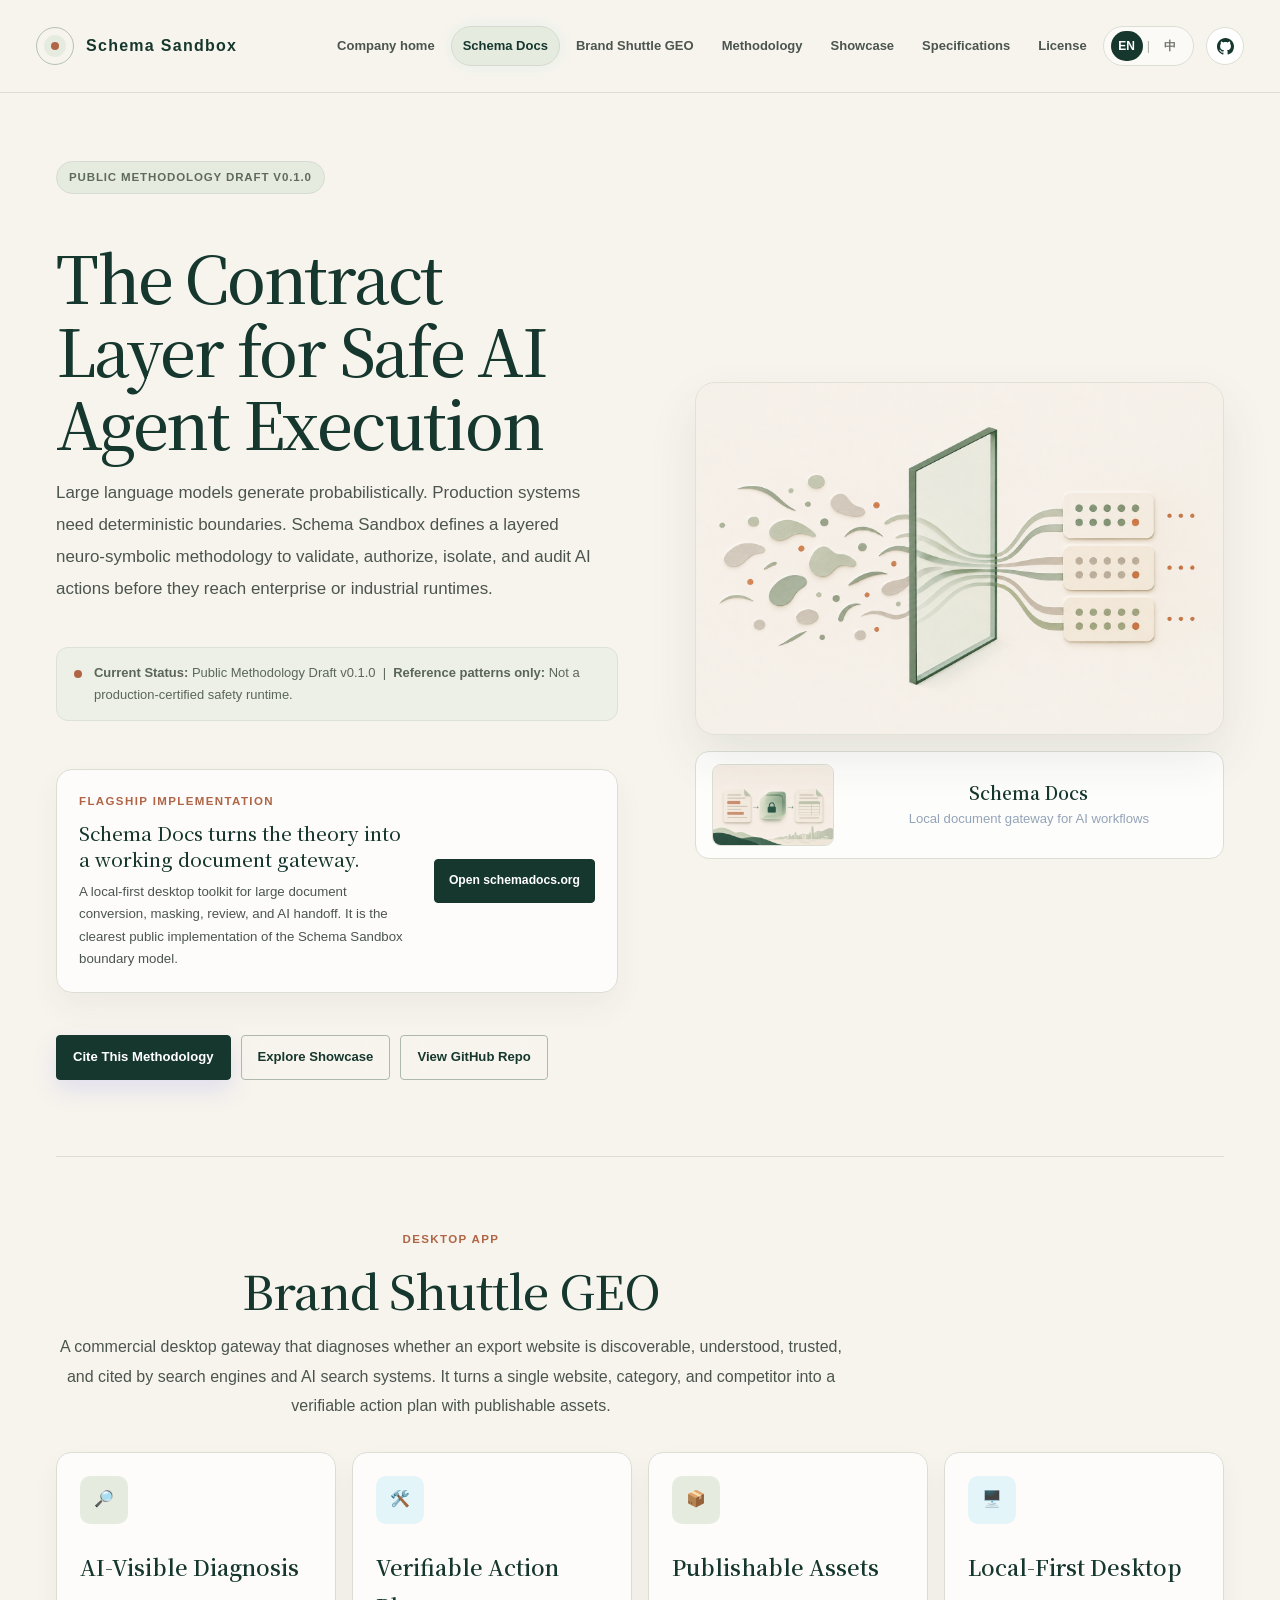
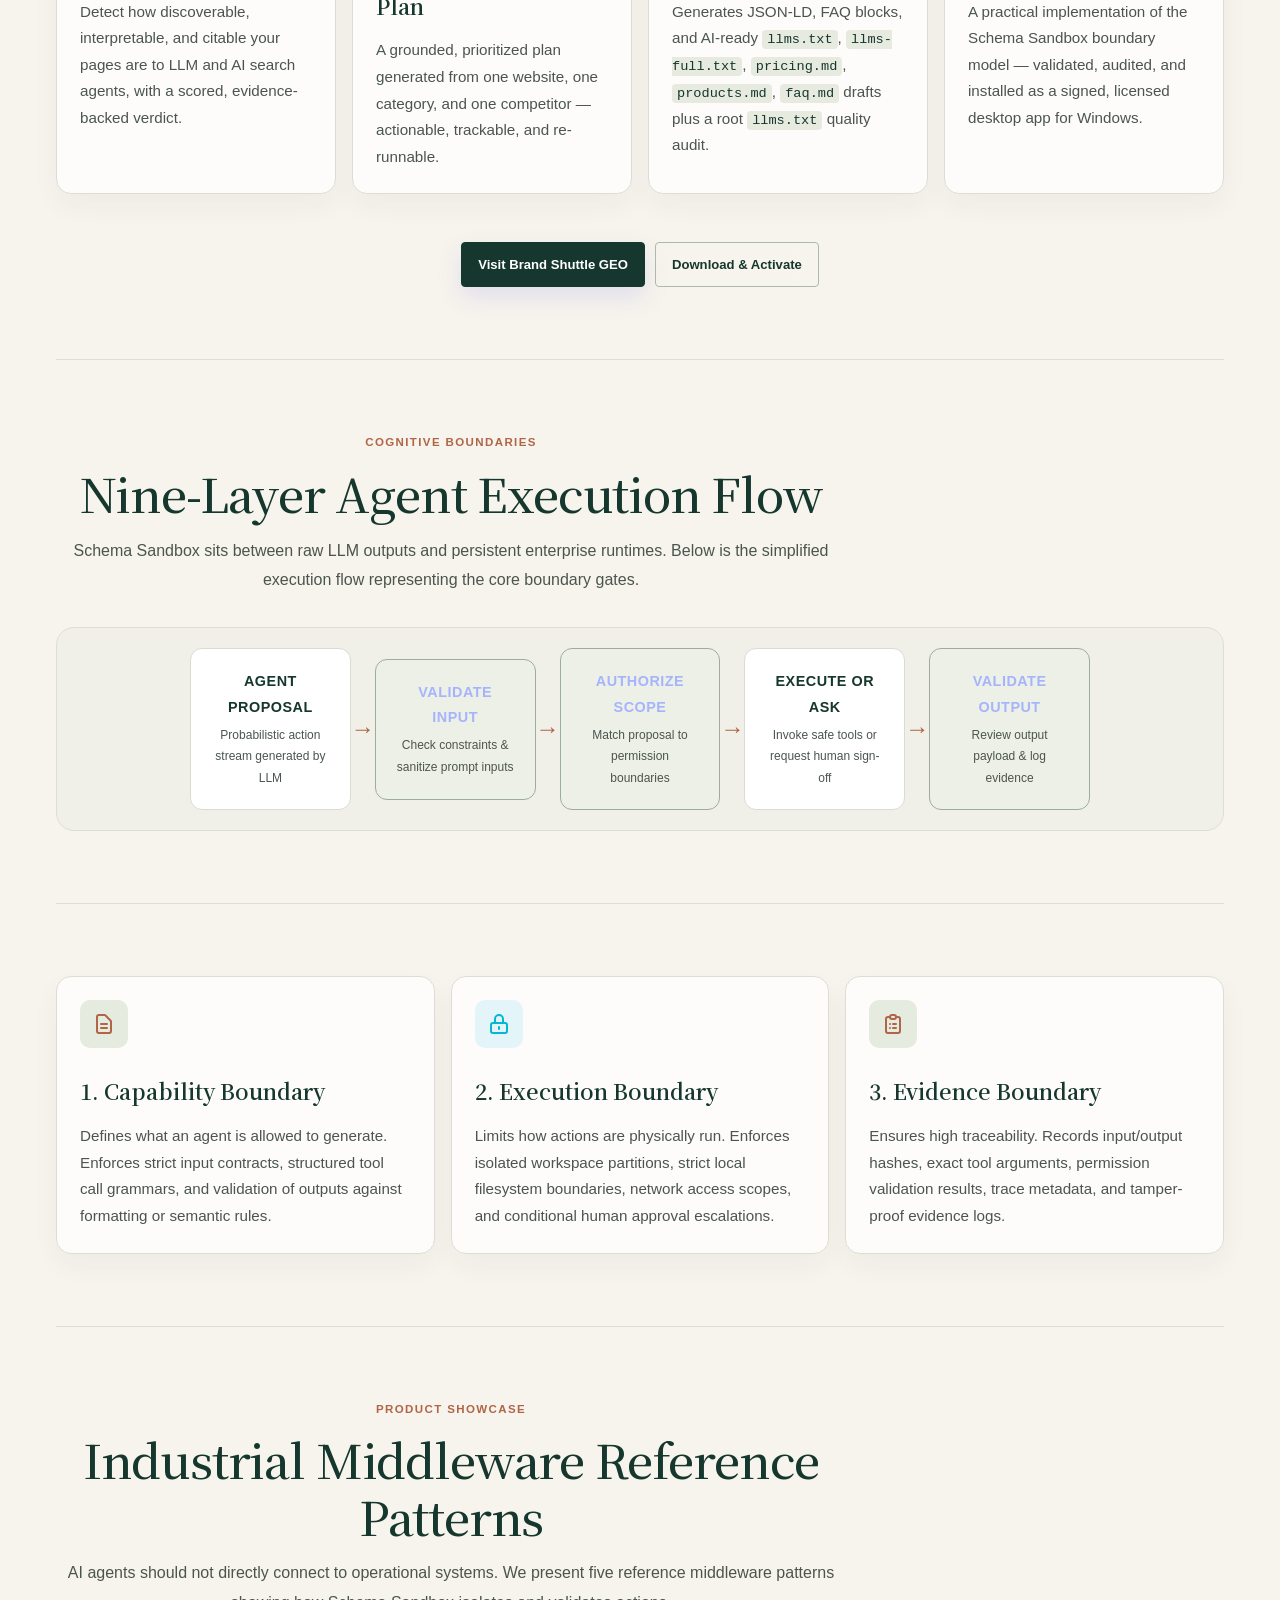
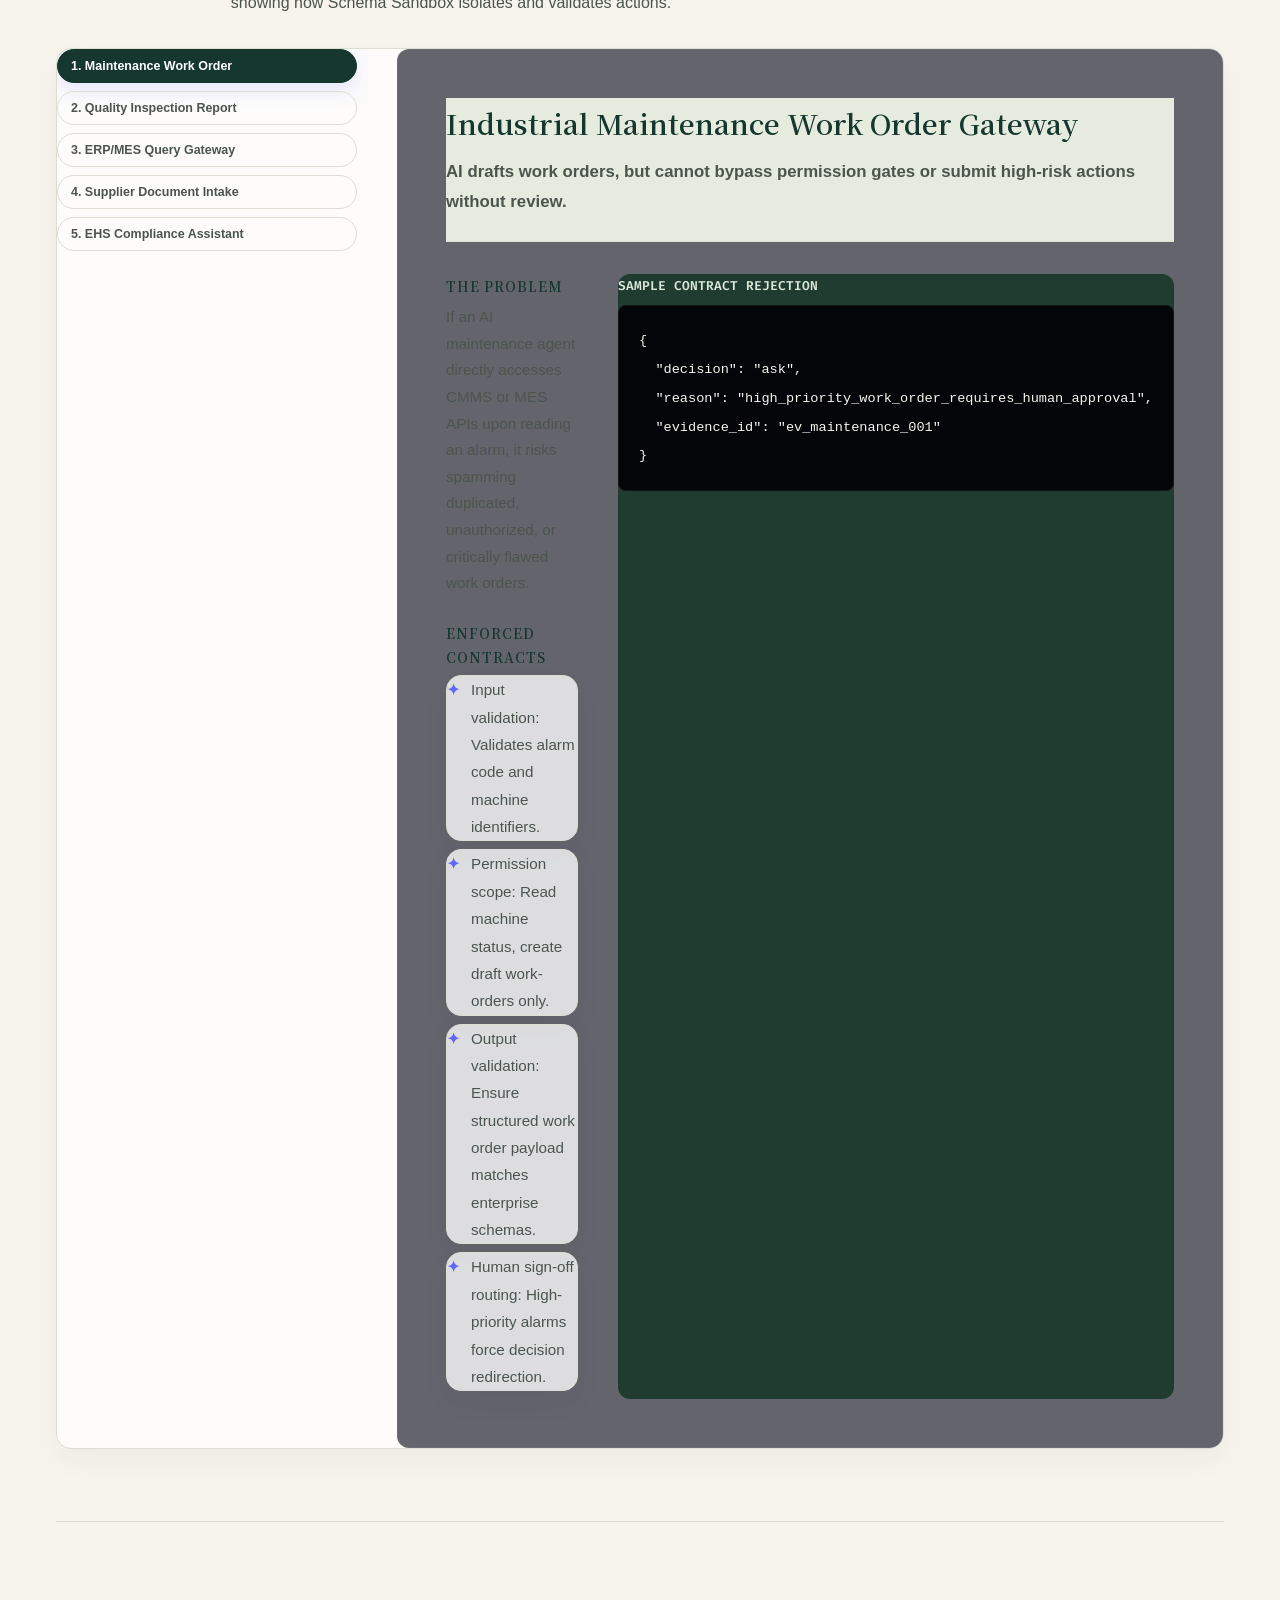
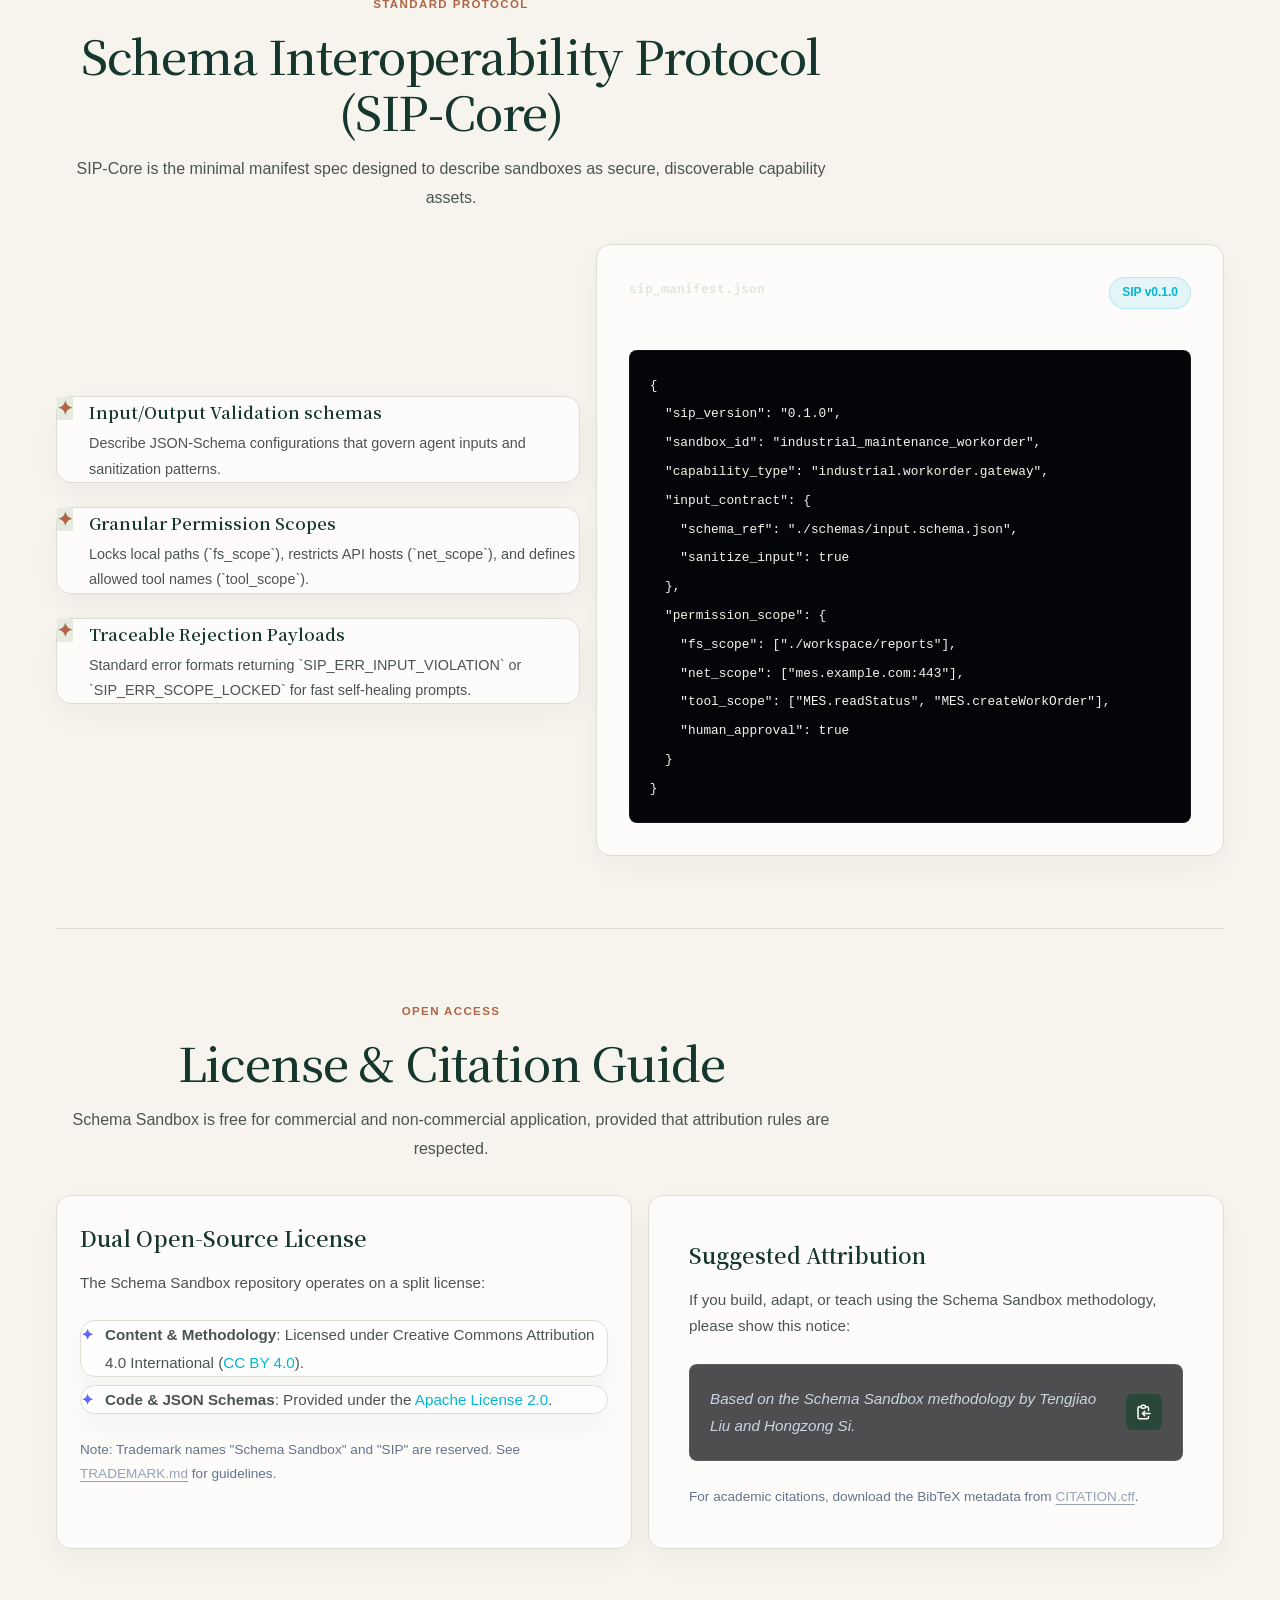
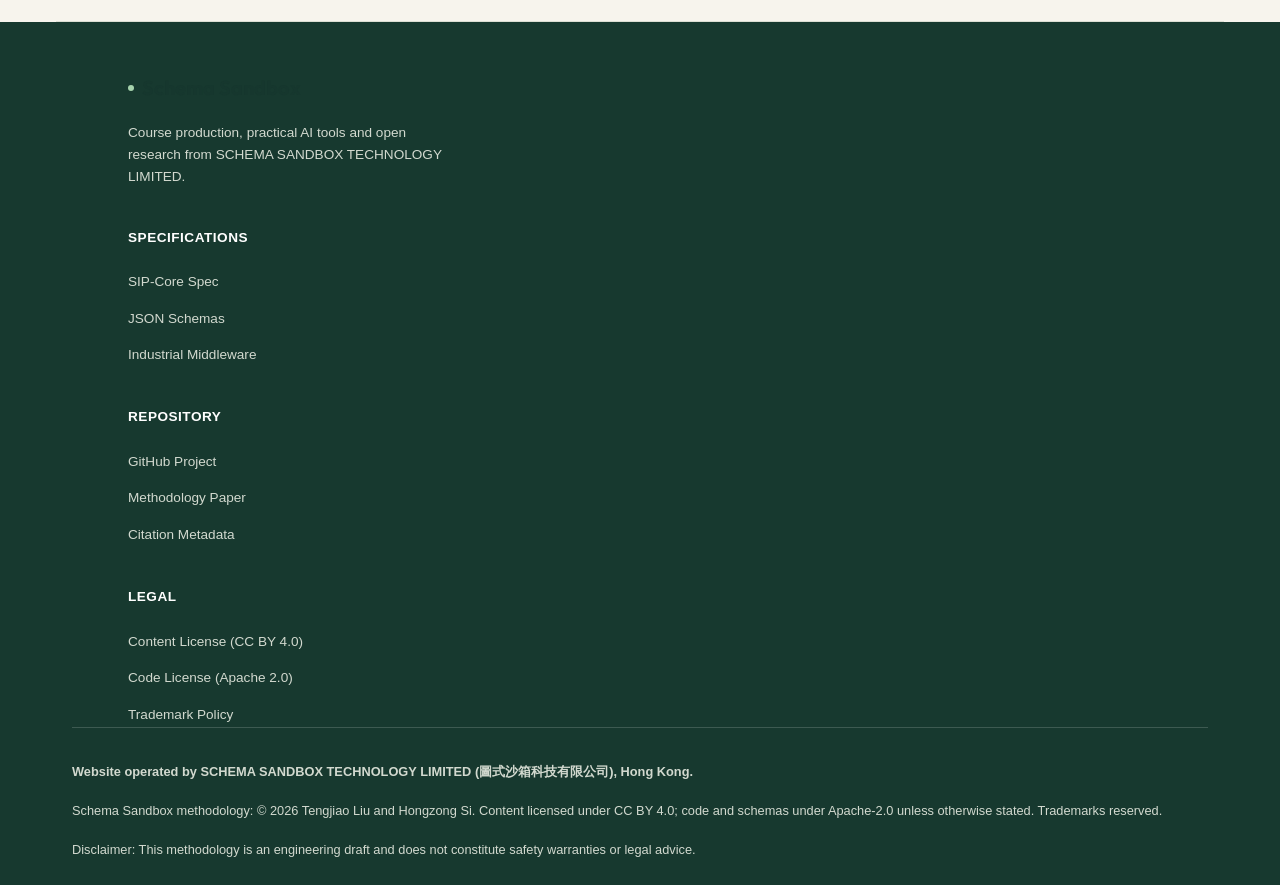
<file: research.html>
<!DOCTYPE html>
<html lang="en">
<head>
  <meta charset="UTF-8">
  <meta name="viewport" content="width=device-width, initial-scale=1.0">
  <title>Schema Sandbox Research | Open Methodology &amp; SIP-Core</title>
  <meta name="description" content="Schema Sandbox open methodology, reference patterns, SIP-Core specifications, licenses and citation guidance.">
  <link rel="icon" type="image/png" href="assets/schema_sandbox_logo.png">
  <link rel="stylesheet" href="website.css?v=1.0.4">
  <link rel="stylesheet" href="unified-site.css?v=20261120-4">
</head>
<body class="research-site">

  <!-- Background Orbs -->
  <div class="glow-orb glow-1"></div>
  <div class="glow-orb glow-2"></div>
  <div class="glow-orb glow-3"></div>

  <!-- Header Navigation -->
  <header>
    <div class="nav-container">
      <a href="#" class="logo">
        <span class="logo-dot"></span>
        Schema Sandbox
      </a>
      <ul class="nav-menu">
        <li><a href="index.html#top" class="nav-link"><span class="lang-en">Company home</span><span class="lang-cn">公司主页</span></a></li>
        <li><a href="http://schemadocs.org/" class="nav-link nav-featured" target="_blank" rel="noopener"><span class="lang-en">Schema Docs</span><span class="lang-cn">Schema Docs</span></a></li>
        <li><a href="https://geo.schemasandbox.com/" class="nav-link" target="_blank" rel="noopener"><span class="lang-en">Brand Shuttle GEO</span><span class="lang-cn">品牌飞梭 GEO</span></a></li>
        <li><a href="#methodology" class="nav-link"><span class="lang-en">Methodology</span><span class="lang-cn">方法论</span></a></li>
        <li><a href="#showcase" class="nav-link"><span class="lang-en">Showcase</span><span class="lang-cn">案例展示</span></a></li>
        <li><a href="#specifications" class="nav-link"><span class="lang-en">Specifications</span><span class="lang-cn">协议规范</span></a></li>
        <li><a href="#license" class="nav-link"><span class="lang-en">License</span><span class="lang-cn">授权与引用</span></a></li>
        <li>
          <div class="lang-switch">
            <button class="lang-btn active" data-lang="en" onclick="setLanguage('en')">EN</button>
            <span class="lang-divider">|</span>
            <button class="lang-btn" data-lang="cn" onclick="setLanguage('cn')">中</button>
          </div>
        </li>
        <li>
          <a href="https://github.com/schema-sandbox/Schema-Sandbox" class="github-icon-link" target="_blank" aria-label="GitHub Repository">
            <svg height="24" width="24" viewBox="0 0 16 16" fill="currentColor">
              <path d="M8 0C3.58 0 0 3.58 0 8c0 3.54 2.29 6.53 5.47 7.59.4.07.55-.17.55-.38 0-.19-.01-.82-.01-1.49-2.01.37-2.53-.49-2.69-.94-.09-.23-.48-.94-.82-1.13-.28-.15-.68-.52-.01-.53.63-.01 1.08.58 1.23.82.72 1.21 1.87.87 2.33.66.07-.52.28-.87.51-1.07-1.78-.2-3.64-.89-3.64-3.95 0-.87.31-1.59.82-2.15-.08-.2-.36-1.02.08-2.12 0 0 .67-.21 2.2.82.64-.18 1.32-.27 2-.27.68 0 1.36.09 2 .27 1.53-1.04 2.2-.82 2.2-.82.44 1.1.16 1.92.08 2.12.51.56.82 1.27.82 2.15 0 3.07-1.87 3.75-3.65 3.95.29.25.54.73.54 1.48 0 1.07-.01 1.93-.01 2.2 0 .21.15.46.55.38A8.013 8.013 0 0016 8c0-4.42-3.58-8-8-8z"></path>
            </svg>
          </a>
        </li>
      </ul>
    </div>
  </header>

  <main class="container">
    <!-- Existing research and product content -->
    <section class="hero">
      <div class="hero-content">
        <span class="tagline lang-en">Public Methodology Draft v0.1.0</span>
        <span class="tagline lang-cn">公开方法学草案 v0.1.0</span>

        <h1 class="hero-title lang-en">The Contract Layer for Safe AI Agent Execution</h1>
        <h1 class="hero-title lang-cn">AI Agent 安全执行的合同层</h1>

        <p class="hero-desc lang-en">
          Large language models generate probabilistically. Production systems need deterministic boundaries. Schema Sandbox defines a layered neuro-symbolic methodology to validate, authorize, isolate, and audit AI actions before they reach enterprise or industrial runtimes.
        </p>
        <p class="hero-desc lang-cn">
          大语言模型是概率性生成的。生产环境系统在 Agent 调用工具、读写文件、访问 API 之前，需要确定性的边界。Schema Sandbox 定义了一个分层的 neuro-symbolic 方法论，在模型输出到达企业或工业运行时之前进行验证、授权、隔离和审计。
        </p>

        <div class="status-disclaimer">
          <div class="status-disclaimer-indicator"></div>
          <div class="status-disclaimer-text lang-en">
            <strong>Current Status:</strong> Public Methodology Draft v0.1.0 &nbsp;|&nbsp; <strong>Reference patterns only:</strong> Not a production-certified safety runtime.
          </div>
          <div class="status-disclaimer-text lang-cn">
            <strong>当前状态:</strong> 公开方法学草案 v0.1.0 &nbsp;|&nbsp; <strong>仅供参考:</strong> 非生产环境认证的安全运行环境。
          </div>
        </div>

        <a href="http://schemadocs.org/" class="flagship-card" target="_blank" rel="noopener" aria-label="Open Schema Docs">
          <div class="flagship-copy">
            <span class="flagship-label lang-en">Flagship implementation</span>
            <span class="flagship-label lang-cn">主要实践项目</span>
            <h2 class="flagship-title lang-en">Schema Docs turns the theory into a working document gateway.</h2>
            <h2 class="flagship-title lang-cn">Schema Docs 是 Schema Sandbox 理论的核心实践项目。</h2>
            <p class="flagship-desc lang-en">A local-first desktop toolkit for large document conversion, masking, review, and AI handoff. It is the clearest public implementation of the Schema Sandbox boundary model.</p>
            <p class="flagship-desc lang-cn">一个本地优先的大文档转换、脱敏、审查与 AI 交接工具，是 Schema Sandbox 边界模型最清晰的公开实践。</p>
          </div>
          <div class="flagship-action">
            <span class="lang-en">Open schemadocs.org</span>
            <span class="lang-cn">打开 schemadocs.org</span>
          </div>
        </a>

        <div class="hero-ctas">
          <a href="#license" class="btn btn-primary">
            <span class="lang-en">Cite This Methodology</span>
            <span class="lang-cn">引用此方法论</span>
          </a>
          <a href="#showcase" class="btn btn-secondary">
            <span class="lang-en">Explore Showcase</span>
            <span class="lang-cn">浏览案例展示</span>
          </a>
          <a href="https://github.com/schema-sandbox/Schema-Sandbox" class="btn btn-secondary" target="_blank">
            <span class="lang-en">View GitHub Repo</span>
            <span class="lang-cn">访问 GitHub 仓库</span>
          </a>
        </div>
      </div>
      <div class="hero-image-container">
        <div class="hero-image-wrapper">
          <img src="assets/design-v6/schema-sandbox-boundary-v7.png" alt="Probabilistic agent proposals pass through a structured boundary and emerge as validated actions" class="hero-image">
        </div>
        <a href="http://schemadocs.org/" class="schema-docs-preview" target="_blank" rel="noopener" aria-label="Open Schema Docs homepage">
          <img src="assets/design-v6/schema-docs-workflow-v7.png" alt="Local document workflow that reviews and masks information before AI handoff">
          <div class="schema-docs-preview-caption">
            <strong>Schema Docs</strong>
            <span>Local document gateway for AI workflows</span>
          </div>
        </a>
      </div>
    </section>

    <!-- Brand Shuttle GEO Section -->
    <section class="section" id="geo">
      <div class="section-header">
        <span class="section-subtitle lang-en">Desktop App</span>
        <span class="section-subtitle lang-cn">桌面应用</span>

        <h2 class="section-title lang-en">Brand Shuttle GEO</h2>
        <h2 class="section-title lang-cn">品牌飞梭 GEO</h2>

        <p class="section-desc lang-en">
          A commercial desktop gateway that diagnoses whether an export website is discoverable, understood, trusted, and cited by search engines and AI search systems. It turns a single website, category, and competitor into a verifiable action plan with publishable assets.
        </p>
        <p class="section-desc lang-cn">
          一款判断您的网站是否能被搜索引擎和 AI 搜索系统发现、理解、信任与引用的商业桌面软件。从一个网站、一个品类、一个竞品出发，生成可校验的行动计划与可发布的资产。
        </p>
      </div>

      <div class="features-grid">
        <div class="glass-card">
          <div class="card-icon">🔎</div>
          <h3 class="card-title lang-en">AI-Visible Diagnosis</h3>
          <h3 class="card-title lang-cn">AI 可见性诊断</h3>
          <p class="card-desc lang-en">Detect how discoverable, interpretable, and citable your pages are to LLM and AI search agents, with a scored, evidence-backed verdict.</p>
          <p class="card-desc lang-cn">量化你的网站对 LLM 与 AI 搜索的可发现、可理解与可引用程度，并给出基于证据的分项评分结论。</p>
        </div>
        <div class="glass-card">
          <div class="card-icon">🛠️</div>
          <h3 class="card-title lang-en">Verifiable Action Plan</h3>
          <h3 class="card-title lang-cn">可验证行动计划</h3>
          <p class="card-desc lang-en">A grounded, prioritized plan generated from one website, one category, and one competitor — actionable, trackable, and re-runnable.</p>
          <p class="card-desc lang-cn">由单一网站、品类与竞品生成的有依据、有优先级的计划，可执行、可追踪、可复跑。</p>
        </div>
        <div class="glass-card">
          <div class="card-icon">📦</div>
          <h3 class="card-title lang-en">Publishable Assets</h3>
          <h3 class="card-title lang-cn">可直接发布的资产</h3>
          <p class="card-desc lang-en">Generates JSON-LD, FAQ blocks, and AI-ready <code>llms.txt</code>, <code>llms-full.txt</code>, <code>pricing.md</code>, <code>products.md</code>, <code>faq.md</code> drafts plus a root <code>llms.txt</code> quality audit.</p>
          <p class="card-desc lang-cn">生成 JSON-LD、FAQ 块，以及 AI 就绪的 <code>llms.txt</code>、<code>llms-full.txt</code>、<code>pricing.md</code>、<code>products.md</code>、<code>faq.md</code> 草稿和根 <code>llms.txt</code> 质量审计。</p>
        </div>
        <div class="glass-card">
          <div class="card-icon">🖥️</div>
          <h3 class="card-title lang-en">Local-First Desktop</h3>
          <h3 class="card-title lang-cn">本地优先桌面端</h3>
          <p class="card-desc lang-en">A practical implementation of the Schema Sandbox boundary model — validated, audited, and installed as a signed, licensed desktop app for Windows.</p>
          <p class="card-desc lang-cn">Schema Sandbox 边界模型的一次实际落地——经过校验、审计，以带授权的 Windows 桌面应用形式交付。</p>
        </div>
      </div>

      <div class="hero-ctas" style="justify-content:center; margin-top:3rem;">
        <a href="https://geo.schemasandbox.com/" class="btn btn-primary" target="_blank" rel="noopener">
          <span class="lang-en">Visit Brand Shuttle GEO</span>
          <span class="lang-cn">访问 品牌飞梭 GEO</span>
        </a>
        <a href="https://geo.schemasandbox.com/download.html" class="btn btn-secondary" target="_blank" rel="noopener">
          <span class="lang-en">Download &amp; Activate</span>
          <span class="lang-cn">下载与交付</span>
        </a>
      </div>
    </section>

    <!-- Flow Diagram Section -->
    <section class="section" id="methodology">
      <div class="section-header">
        <span class="section-subtitle lang-en">Cognitive Boundaries</span>
        <span class="section-subtitle lang-cn">认知边界</span>

        <h2 class="section-title lang-en">Nine-Layer Agent Execution Flow</h2>
        <h2 class="section-title lang-cn">九层 Agent 执行流程</h2>

        <p class="section-desc lang-en">
          Schema Sandbox sits between raw LLM outputs and persistent enterprise runtimes. Below is the simplified execution flow representing the core boundary gates.
        </p>
        <p class="section-desc lang-cn">
          Schema Sandbox 介于原始 LLM 输出与持久化企业运行时之间。以下是核心边界网关的简化执行流程。
        </p>
      </div>

      <div class="flow-container">
        <div class="flow-step-wrapper">
          <div class="flow-step">
            <div class="flow-step-title lang-en">Agent Proposal</div>
            <div class="flow-step-title lang-cn">Agent 提案</div>
            <div class="flow-step-desc lang-en">Probabilistic action stream generated by LLM</div>
            <div class="flow-step-desc lang-cn">LLM 生成的概率性动作流</div>
          </div>
          <div class="flow-arrow">→</div>
          <div class="flow-step active-gate">
            <div class="flow-step-title lang-en">Validate Input</div>
            <div class="flow-step-title lang-cn">校验输入</div>
            <div class="flow-step-desc lang-en">Check constraints & sanitize prompt inputs</div>
            <div class="flow-step-desc lang-cn">检查约束并清理提示词输入</div>
          </div>
          <div class="flow-arrow">→</div>
          <div class="flow-step active-gate">
            <div class="flow-step-title lang-en">Authorize Scope</div>
            <div class="flow-step-title lang-cn">授权范围</div>
            <div class="flow-step-desc lang-en">Match proposal to permission boundaries</div>
            <div class="flow-step-desc lang-cn">将动作提案匹配至权限边界</div>
          </div>
          <div class="flow-arrow">→</div>
          <div class="flow-step">
            <div class="flow-step-title lang-en">Execute or Ask</div>
            <div class="flow-step-title lang-cn">执行或询问</div>
            <div class="flow-step-desc lang-en">Invoke safe tools or request human sign-off</div>
            <div class="flow-step-desc lang-cn">调用安全工具或请求人工签批</div>
          </div>
          <div class="flow-arrow">→</div>
          <div class="flow-step active-gate">
            <div class="flow-step-title lang-en">Validate Output</div>
            <div class="flow-step-title lang-cn">校验输出</div>
            <div class="flow-step-desc lang-en">Review output payload & log evidence</div>
            <div class="flow-step-desc lang-cn">审查输出数据并记录证据</div>
          </div>
        </div>
      </div>
    </section>

    <!-- Core Paradigms Section -->
    <section class="section">
      <div class="features-grid">
        <div class="glass-card">
          <div class="card-icon">
            <svg width="24" height="24" fill="none" stroke="currentColor" stroke-width="2" viewBox="0 0 24 24"><path stroke-linecap="round" stroke-linejoin="round" d="M9 12h6m-6 4h6m2 5H7a2 2 0 01-2-2V5a2 2 0 012-2h5.586a1 1 0 01.707.293l5.414 5.414a1 1 0 01.293.707V19a2 2 0 01-2 2z"></path></svg>
          </div>
          <h3 class="card-title lang-en">1. Capability Boundary</h3>
          <h3 class="card-title lang-cn">1. 能力边界</h3>
          <p class="card-desc lang-en">Defines what an agent is allowed to generate. Enforces strict input contracts, structured tool call grammars, and validation of outputs against formatting or semantic rules.</p>
          <p class="card-desc lang-cn">定义允许 Agent 生成的内容。强制执行严格的输入合同、结构化工具调用语法，并根据格式或语义规则校验输出。</p>
        </div>
        <div class="glass-card">
          <div class="card-icon">
            <svg width="24" height="24" fill="none" stroke="currentColor" stroke-width="2" viewBox="0 0 24 24"><path stroke-linecap="round" stroke-linejoin="round" d="M12 15v2m-6 4h12a2 2 0 002-2v-6a2 2 0 00-2-2H6a2 2 0 00-2 2v6a2 2 0 002 2zm10-10V7a4 4 0 00-8 0v4h8z"></path></svg>
          </div>
          <h3 class="card-title lang-en">2. Execution Boundary</h3>
          <h3 class="card-title lang-cn">2. 执行边界</h3>
          <p class="card-desc lang-en">Limits how actions are physically run. Enforces isolated workspace partitions, strict local filesystem boundaries, network access scopes, and conditional human approval escalations.</p>
          <p class="card-desc lang-cn">限制动作的物理运行方式。强制执行隔离的工作区分区、严格的本地文件系统边界、网络访问范围以及条件性人工审批升级。</p>
        </div>
        <div class="glass-card">
          <div class="card-icon">
            <svg width="24" height="24" fill="none" stroke="currentColor" stroke-width="2" viewBox="0 0 24 24"><path stroke-linecap="round" stroke-linejoin="round" d="M9 5H7a2 2 0 00-2 2v12a2 2 0 002 2h10a2 2 0 002-2V7a2 2 0 00-2-2h-2M9 5a2 2 0 002 2h2a2 2 0 002-2M9 5a2 2 0 012-2h2a2 2 0 012 2m-3 7h3m-3 4h3m-6-4h.01M9 16h.01"></path></svg>
          </div>
          <h3 class="card-title lang-en">3. Evidence Boundary</h3>
          <h3 class="card-title lang-cn">3. 证据边界</h3>
          <p class="card-desc lang-en">Ensures high traceability. Records input/output hashes, exact tool arguments, permission validation results, trace metadata, and tamper-proof evidence logs.</p>
          <p class="card-desc lang-cn">确保高度可追溯性。记录输入/输出哈希、精确的工具参数、权限校验结果、追踪元数据以及防篡改的证据日志。</p>
        </div>
      </div>
    </section>

    <!-- Industrial Middleware Showcase Section -->
    <section class="section" id="showcase">
      <div class="section-header">
        <span class="section-subtitle lang-en">Product Showcase</span>
        <span class="section-subtitle lang-cn">案例展示</span>

        <h2 class="section-title lang-en">Industrial Middleware Reference Patterns</h2>
        <h2 class="section-title lang-cn">工业级 AI 中间件参考模式</h2>

        <p class="section-desc lang-en">
          AI agents should not directly connect to operational systems. We present five reference middleware patterns showing how Schema Sandbox isolates and validates actions.
        </p>
        <p class="section-desc lang-cn">
          AI Agent 不应直接连接到生产系统。我们展示了五种参考中间件模式，以演示 Schema Sandbox 如何隔离和校验动作。
        </p>
      </div>

      <div class="showcase-container">
        <!-- Sidebar Tabs -->
        <div class="showcase-tabs">
          <button class="showcase-tab active" data-tab="tab-maintenance">
            <span class="lang-en">1. Maintenance Work Order</span>
            <span class="lang-cn">1. 设备维护工单</span>
          </button>
          <button class="showcase-tab" data-tab="tab-quality">
            <span class="lang-en">2. Quality Inspection Report</span>
            <span class="lang-cn">2. 质量检测报告</span>
          </button>
          <button class="showcase-tab" data-tab="tab-permission">
            <span class="lang-en">3. ERP/MES Query Gateway</span>
            <span class="lang-cn">3. ERP/MES 查询网关</span>
          </button>
          <button class="showcase-tab" data-tab="tab-intake">
            <span class="lang-en">4. Supplier Document Intake</span>
            <span class="lang-cn">4. 供应商文档录入</span>
          </button>
          <button class="showcase-tab" data-tab="tab-ehs">
            <span class="lang-en">5. EHS Compliance Assistant</span>
            <span class="lang-cn">5. EHS 安全合规助手</span>
          </button>
        </div>

        <!-- Detail Panels -->
        <!-- Panel 1 -->
        <div class="showcase-content active" id="tab-maintenance">
          <div class="showcase-header">
            <h3 class="showcase-title lang-en">Industrial Maintenance Work Order Gateway</h3>
            <h3 class="showcase-title lang-cn">设备维护工单网关</h3>

            <span class="showcase-one-line lang-en">AI drafts work orders, but cannot bypass permission gates or submit high-risk actions without review.</span>
            <span class="showcase-one-line lang-cn">AI 可以草拟维护工单，但不能绕过权限边界或在未经人工审批下提交高风险操作。</span>
          </div>
          <div class="showcase-body">
            <div class="showcase-details">
              <div>
                <h4 class="showcase-meta-title lang-en">The Problem</h4>
                <h4 class="showcase-meta-title lang-cn">面临问题</h4>
                <p class="showcase-meta-content lang-en">
                  If an AI maintenance agent directly accesses CMMS or MES APIs upon reading an alarm, it risks spamming duplicated, unauthorized, or critically flawed work orders.
                </p>
                <p class="showcase-meta-content lang-cn">
                  如果 AI 维护 Agent 在读取设备警报后直接调用 CMMS 或 MES API，可能会导致大量重复、越权或存在严重逻辑缺陷的工单被自动提交。
                </p>
              </div>
              <div>
                <h4 class="showcase-meta-title lang-en">Enforced Contracts</h4>
                <h4 class="showcase-meta-title lang-cn">强制执行合同</h4>

                <ul class="contract-list lang-en">
                  <li class="contract-item">Input validation: Validates alarm code and machine identifiers.</li>
                  <li class="contract-item">Permission scope: Read machine status, create draft work-orders only.</li>
                  <li class="contract-item">Output validation: Ensure structured work order payload matches enterprise schemas.</li>
                  <li class="contract-item">Human sign-off routing: High-priority alarms force decision redirection.</li>
                </ul>
                <ul class="contract-list lang-cn">
                  <li class="contract-item">输入校验：验证警报代码和设备标识符。</li>
                  <li class="contract-item">权限范围：读取设备状态，仅限创建工单草稿。</li>
                  <li class="contract-item">输出校验：确保生成的工单数据符合企业系统 Schema 规范。</li>
                  <li class="contract-item">人工审批路由：高优先级警报将强制重定向决策至人工审批。</li>
                </ul>
              </div>
            </div>
            <div class="showcase-code-wrapper">
              <span class="code-title lang-en">SAMPLE CONTRACT REJECTION</span>
              <span class="code-title lang-cn">合同拒绝返回包样例</span>
              <pre><code>{
  "decision": "ask",
  "reason": "high_priority_work_order_requires_human_approval",
  "evidence_id": "ev_maintenance_001"
}</code></pre>
            </div>
          </div>
        </div>

        <!-- Panel 2 -->
        <div class="showcase-content" id="tab-quality">
          <div class="showcase-header">
            <h3 class="showcase-title lang-en">Quality Inspection Report Contract</h3>
            <h3 class="showcase-title lang-cn">质量检测报告合同</h3>

            <span class="showcase-one-line lang-en">AI generates inspection reports, but must satisfy field validation and forbidden-claim constraints.</span>
            <span class="showcase-one-line lang-cn">AI 可以生成质检报告，但必须满足字段、数据证据和禁用词约束。</span>
          </div>
          <div class="showcase-body">
            <div class="showcase-details">
              <div>
                <h4 class="showcase-meta-title lang-en">The Problem</h4>
                <h4 class="showcase-meta-title lang-cn">面临问题</h4>
                <p class="showcase-meta-content lang-en">
                  AI-generated quality reports often hallucinate claims of certitude, omit required batch references, or state compliant status unsupported by actual raw test scores.
                </p>
                <p class="showcase-meta-content lang-cn">
                  AI 生成的报告可能遗漏关键批次引用、过度承诺合格性，或者得出没有真实测试数据支持的结论。
                </p>
              </div>
              <div>
                <h4 class="showcase-meta-title lang-en">Enforced Contracts</h4>
                <h4 class="showcase-meta-title lang-cn">强制执行合同</h4>

                <ul class="contract-list lang-en">
                  <li class="contract-item">Required fields: Batch ID, inspector key, raw value, tolerance limits.</li>
                  <li class="contract-item">Forbidden patterns: Denies marketing-speak like "100% compliant" or "guaranteed defect-free".</li>
                  <li class="contract-item">Evidence binding: Forces cryptographic signature matching of input test records.</li>
                </ul>
                <ul class="contract-list lang-cn">
                  <li class="contract-item">必要字段：批次 ID、质检员密钥、原始测量值、容差范围。</li>
                  <li class="contract-item">禁用模式：禁止使用“100%合格”或“保证无缺陷”等营销辞令，除非有真实检测数据支撑。</li>
                  <li class="contract-item">证据绑定：强制对输入测试记录进行加密数字签名包装。</li>
                </ul>
              </div>
            </div>
            <div class="showcase-code-wrapper">
              <span class="code-title lang-en">SAMPLE CONTRACT REJECTION</span>
              <span class="code-title lang-cn">合同拒绝返回包样例</span>
              <pre><code>{
  "decision": "reject",
  "reason": "forbidden_pattern_matched",
  "detail": {
    "field": "conclusion",
    "value": "This batch is 100% compliant and guaranteed safe."
  }
}</code></pre>
            </div>
          </div>
        </div>

        <!-- Panel 3 -->
        <div class="showcase-content" id="tab-permission">
          <div class="showcase-header">
            <h3 class="showcase-title lang-en">ERP / MES Permission Gateway</h3>
            <h3 class="showcase-title lang-cn">ERP / MES 查询网关</h3>

            <span class="showcase-one-line lang-en">No direct database connections. AI queries pass through schema permission layers and field filters.</span>
            <span class="showcase-one-line lang-cn">禁止直接连接数据库。所有的 AI 查询都必须经过 Schema 权限层和字段过滤。</span>
          </div>
          <div class="showcase-body">
            <div class="showcase-details">
              <div>
                <h4 class="showcase-meta-title lang-en">The Problem</h4>
                <h4 class="showcase-meta-title lang-cn">面临问题</h4>
                <p class="showcase-meta-content lang-en">
                  General-purpose AI agents can generate direct queries that request restricted operational logs, leak customer databases, or leak cross-partition organizational data.
                </p>
                <p class="showcase-meta-content lang-cn">
                  通用型 AI Agent 可能会生成直接的数据库查询，从而获取受限的运营日志、泄露客户数据库或跨隔离区读取数据。
                </p>
              </div>
              <div>
                <h4 class="showcase-meta-title lang-en">Enforced Contracts</h4>
                <h4 class="showcase-meta-title lang-cn">强制执行合同</h4>

                <ul class="contract-list lang-en">
                  <li class="contract-item">Role-aware scope: Maps agent session key to specific tables and query actions.</li>
                  <li class="contract-item">Field-level sanitization: Automatically strips or hashes sensitive fields.</li>
                  <li class="contract-item">Deny-by-default: Rejects any ambiguous or multi-join operations.</li>
                </ul>
                <ul class="contract-list lang-cn">
                  <li class="contract-item">角色感知范围：将 Agent 会话密钥映射到特定的表和查询动作。</li>
                  <li class="contract-item">字段级脱敏：自动剥离或哈希敏感字段。</li>
                  <li class="contract-item">默认拒绝：拒绝任何模糊的或包含多表关联的操作。</li>
                </ul>
              </div>
            </div>
            <div class="showcase-code-wrapper">
              <span class="code-title lang-en">SAMPLE CONTRACT REJECTION</span>
              <span class="code-title lang-cn">合同拒绝返回包样例</span>
              <pre><code>{
  "decision": "reject",
  "reason": "scope_violation",
  "detail": {
    "proposed_action": "ERP.readPayrollData",
    "error": "action_outside_allowed_tool_scope"
  }
}</code></pre>
            </div>
          </div>
        </div>

        <!-- Panel 4 -->
        <div class="showcase-content" id="tab-intake">
          <div class="showcase-header">
            <h3 class="showcase-title lang-en">Supplier Document Intake</h3>
            <h3 class="showcase-title lang-cn">供应商文档录入</h3>

            <span class="showcase-one-line lang-en">AI parses supplier documents, but only validated, structured records enter enterprise systems.</span>
            <span class="showcase-one-line lang-cn">AI 可以从非结构化文档中提取供应商信息，但只有经过校验的字段才能写入业务系统。</span>
          </div>
          <div class="showcase-body">
            <div class="showcase-details">
              <div>
                <h4 class="showcase-meta-title lang-en">The Problem</h4>
                <h4 class="showcase-meta-title lang-cn">面临问题</h4>
                <p class="showcase-meta-content lang-en">
                  Invoices, packing list attachments, and emails contain highly irregular data formats. Unvalidated AI extraction leads to corrupt database records.
                </p>
                <p class="showcase-meta-content lang-cn">
                  发票、装箱单附件和电子邮件包含极不规则的数据格式。未经校验的 AI 提取会导致数据库记录混乱或损坏。
                </p>
              </div>
              <div>
                <h4 class="showcase-meta-title lang-en">Enforced Contracts</h4>
                <h4 class="showcase-meta-title lang-cn">强制执行合同</h4>

                <ul class="contract-list lang-en">
                  <li class="contract-item">Required structures: Supplier name, registry code, tax identifier, currency.</li>
                  <li class="contract-item">Schema checking: Enforces ISO country boundaries and correct postal formats.</li>
                  <li class="contract-item">Fallback logic: Auto-sends missing field complaints back to the supplier.</li>
                </ul>
                <ul class="contract-list lang-cn">
                  <li class="contract-item">必需结构：供应商名称、注册码、税号、货币类型。</li>
                  <li class="contract-item">Schema 检查：强制执行 ISO 国家代码边界和正确的邮编格式。</li>
                  <li class="contract-item">回退逻辑：自动将缺失字段的申诉意见发送回供应商。</li>
                </ul>
              </div>
            </div>
            <div class="showcase-code-wrapper">
              <span class="code-title lang-en">SAMPLE CONTRACT REJECTION</span>
              <span class="code-title lang-cn">合同拒绝返回包样例</span>
              <pre><code>{
  "decision": "reject",
  "reason": "missing_required_fields",
  "detail": {
    "missing": [
      "registration_number"
    ],
    "action": "provide_fallback_or_ask_supplier"
  }
}</code></pre>
            </div>
          </div>
        </div>

        <!-- Panel 5 -->
        <div class="showcase-content" id="tab-ehs">
          <div class="showcase-header">
            <h3 class="showcase-title lang-en">EHS Compliance Assistant</h3>
            <h3 class="showcase-title lang-cn">EHS 安全合规助手</h3>

            <span class="showcase-one-line lang-en">AI drafts EHS incident responses, but critical safety classifications require human verification.</span>
            <span class="showcase-one-line lang-cn">AI 可以起草 EHS 事故纠正措施，但关键的安全分类和建议需要明确的人工审核。</span>
          </div>
          <div class="showcase-body">
            <div class="showcase-details">
              <div>
                <h4 class="showcase-meta-title lang-en">The Problem</h4>
                <h4 class="showcase-meta-title lang-cn">面临问题</h4>
                <p class="showcase-meta-content lang-en">
                  Environmental, Health, and Safety (EHS) logs are legally binding. AI recommendations could ignore mandatory safety escalation rules or omit vital hazard notices.
                </p>
                <p class="showcase-meta-content lang-cn">
                  环境、健康和安全（EHS）日志具有法律效力。AI 的建议如果忽略了强制性安全升级规则或遗漏了危害警示，将带来合规风险。
                </p>
              </div>
              <div>
                <h4 class="showcase-meta-title lang-en">Enforced Contracts</h4>
                <h4 class="showcase-meta-title lang-cn">强制执行合同</h4>

                <ul class="contract-list lang-en">
                  <li class="contract-item">Input provenance check: Ensures report inputs originate from verified sensors.</li>
                  <li class="contract-item">Safety keyword triggers: Red-flags sentences requesting immediate containment.</li>
                  <li class="contract-item">Verification logs: Collects evidence files showing human confirmation of safety codes.</li>
                </ul>
                <ul class="contract-list lang-cn">
                  <li class="contract-item">数据源验证：确保报告输入来自于通过验证的传感器。</li>
                  <li class="contract-item">安全词触发：红色警示任何包含紧急控制或泄露等敏感词的句子。</li>
                  <li class="contract-item">验证日志：收集记录了安全代码的人工确认凭证的证据文件。</li>
                </ul>
              </div>
            </div>
            <div class="showcase-code-wrapper">
              <span class="code-title lang-en">SAMPLE CONTRACT REJECTION</span>
              <span class="code-title lang-cn">合同拒绝返回包样例</span>
              <pre><code>{
  "decision": "ask",
  "reason": "high_risk_corrective_action_detected",
  "detail": {
    "trigger_field": "priority",
    "trigger_value": "immediate_escalation_required"
  }
}</code></pre>
            </div>
          </div>
        </div>

      </div>
    </section>

    <!-- Specifications Section -->
    <section class="section" id="specifications">
      <div class="section-header">
        <span class="section-subtitle lang-en">Standard Protocol</span>
        <span class="section-subtitle lang-cn">标准协议</span>

        <h2 class="section-title lang-en">Schema Interoperability Protocol (SIP-Core)</h2>
        <h2 class="section-title lang-cn">Schema 互操作协议 (SIP-Core)</h2>

        <p class="section-desc lang-en">
          SIP-Core is the minimal manifest spec designed to describe sandboxes as secure, discoverable capability assets.
        </p>
        <p class="section-desc lang-cn">
          SIP-Core 是最小清单规范，旨在将沙箱描述为安全、可发现的“能力资产”。
        </p>
      </div>

      <div class="specs-grid">
        <div class="specs-features">
          <div class="spec-feature">
            <div class="spec-feature-icon">✦</div>
            <div>
              <h4 class="spec-feature-title lang-en">Input/Output Validation schemas</h4>
              <h4 class="spec-feature-title lang-cn">输入/输出校验 Schema</h4>
              <p class="spec-feature-desc lang-en">Describe JSON-Schema configurations that govern agent inputs and sanitization patterns.</p>
              <p class="spec-feature-desc lang-cn">描述控制 Agent 输入和脱敏规则的 JSON-Schema 配置。</p>
            </div>
          </div>
          <div class="spec-feature">
            <div class="spec-feature-icon">✦</div>
            <div>
              <h4 class="spec-feature-title lang-en">Granular Permission Scopes</h4>
              <h4 class="spec-feature-title lang-cn">细粒度的权限范围</h4>
              <p class="spec-feature-desc lang-en">Locks local paths (`fs_scope`), restricts API hosts (`net_scope`), and defines allowed tool names (`tool_scope`).</p>
              <p class="spec-feature-desc lang-cn">锁定本地路径 (`fs_scope`)，限制 API 主机 (`net_scope`)，并限制允许的工具名称 (`tool_scope`)。</p>
            </div>
          </div>
          <div class="spec-feature">
            <div class="spec-feature-icon">✦</div>
            <div>
              <h4 class="spec-feature-title lang-en">Traceable Rejection Payloads</h4>
              <h4 class="spec-feature-title lang-cn">可追溯的拒绝负载</h4>
              <p class="spec-feature-desc lang-en">Standard error formats returning `SIP_ERR_INPUT_VIOLATION` or `SIP_ERR_SCOPE_LOCKED` for fast self-healing prompts.</p>
              <p class="spec-feature-desc lang-cn">标准错误格式，向 Agent 返回冲突字段以实现自我修复（Self-healing Prompt）。</p>
            </div>
          </div>
        </div>

        <div class="spec-preview-card">
          <div class="spec-preview-header">
            <span class="code-title">sip_manifest.json</span>
            <span class="spec-preview-badge">SIP v0.1.0</span>
          </div>
          <pre style="margin:0;"><code style="font-size:0.8rem;">{
  "sip_version": "0.1.0",
  "sandbox_id": "industrial_maintenance_workorder",
  "capability_type": "industrial.workorder.gateway",
  "input_contract": {
    "schema_ref": "./schemas/input.schema.json",
    "sanitize_input": true
  },
  "permission_scope": {
    "fs_scope": ["./workspace/reports"],
    "net_scope": ["mes.example.com:443"],
    "tool_scope": ["MES.readStatus", "MES.createWorkOrder"],
    "human_approval": true
  }
}</code></pre>
        </div>
      </div>
    </section>

    <!-- Licensing & Citation -->
    <section class="section" id="license">
      <div class="section-header">
        <span class="section-subtitle lang-en">Open Access</span>
        <span class="section-subtitle lang-cn">开放访问</span>

        <h2 class="section-title lang-en">License & Citation Guide</h2>
        <h2 class="section-title lang-cn">开源许可与引用指南</h2>

        <p class="section-desc lang-en">
          Schema Sandbox is free for commercial and non-commercial application, provided that attribution rules are respected.
        </p>
        <p class="section-desc lang-cn">
          Schema Sandbox 免费向商业和非商业应用开放，但需严格遵守署名与引用规则。
        </p>
      </div>

      <div class="license-grid">
        <!-- License Card -->
        <div class="glass-card" style="display:flex; flex-direction:column; justify-content:space-between;">
          <div>
            <h3 class="card-title lang-en">Dual Open-Source License</h3>
            <h3 class="card-title lang-cn">双重开源许可证</h3>

            <p class="card-desc lang-en" style="margin-bottom:1.5rem;">
              The Schema Sandbox repository operates on a split license:
            </p>
            <p class="card-desc lang-cn" style="margin-bottom:1.5rem;">
              Schema Sandbox 仓库采用分层许可证结构：
            </p>

            <ul class="contract-list lang-en" style="margin-bottom:1.5rem;">
              <li class="contract-item"><strong>Content & Methodology</strong>: Licensed under Creative Commons Attribution 4.0 International (<a href="https://creativecommons.org/licenses/by/4.0/" target="_blank" style="color:var(--secondary); text-decoration:none;">CC BY 4.0</a>).</li>
              <li class="contract-item"><strong>Code & JSON Schemas</strong>: Provided under the <a href="https://www.apache.org/licenses/LICENSE-2.0" target="_blank" style="color:var(--secondary); text-decoration:none;">Apache License 2.0</a>.</li>
            </ul>
            <ul class="contract-list lang-cn" style="margin-bottom:1.5rem;">
              <li class="contract-item"><strong>内容与方法论</strong>：采用 Creative Commons Attribution 4.0 International (<a href="https://creativecommons.org/licenses/by/4.0/" target="_blank" style="color:var(--secondary); text-decoration:none;">CC BY 4.0</a>) 许可。</li>
              <li class="contract-item"><strong>代码与 JSON Schema</strong>：采用 <a href="https://www.apache.org/licenses/LICENSE-2.0" target="_blank" style="color:var(--secondary); text-decoration:none;">Apache 2.0</a> 开源许可证。</li>
            </ul>

            <p class="card-desc lang-en" style="font-size:0.85rem; color:var(--text-muted);">
              Note: Trademark names "Schema Sandbox" and "SIP" are reserved. See <a href="https://github.com/schema-sandbox/Schema-Sandbox/blob/main/TRADEMARK.md" target="_blank" style="color:var(--text-secondary); text-decoration:underline;">TRADEMARK.md</a> for guidelines.
            </p>
            <p class="card-desc lang-cn" style="font-size:0.85rem; color:var(--text-muted);">
              注意：Schema Sandbox 和 SIP 等商标权保留。详见 <a href="https://github.com/schema-sandbox/Schema-Sandbox/blob/main/TRADEMARK.md" target="_blank" style="color:var(--text-secondary); text-decoration:underline;">TRADEMARK.md</a> 准则。
            </p>
          </div>
        </div>

        <!-- Attribution Card -->
        <div class="attribution-card">
          <div>
            <h3 class="card-title lang-en">Suggested Attribution</h3>
            <h3 class="card-title lang-cn">建议署名鸣谢</h3>

            <p class="card-desc lang-en">
              If you build, adapt, or teach using the Schema Sandbox methodology, please show this notice:
            </p>
            <p class="card-desc lang-cn">
              如果您基于 Schema Sandbox 进行二次开发、适配或教学，请展示此鸣谢声明：
            </p>

            <div class="attribution-box">
              <span class="attribution-text lang-en" id="attribution-text-copy-en">Based on the Schema Sandbox methodology by Tengjiao Liu and Hongzong Si.</span>
              <span class="attribution-text lang-cn" id="attribution-text-copy-cn">基于 Tengjiao Liu 与 Hongzong Si 的 Schema Sandbox 方法论。</span>
              <button class="copy-btn" onclick="copyAttribution()" aria-label="Copy Attribution text">
                <svg width="18" height="18" fill="none" stroke="currentColor" stroke-width="2" viewBox="0 0 24 24">
                  <path stroke-linecap="round" stroke-linejoin="round" d="M8 5H6a2 2 0 00-2 2v12a2 2 0 002 2h10a2 2 0 002-2v-1M8 5a2 2 0 002 2h2a2 2 0 002-2M8 5a2 2 0 012-2h2a2 2 0 012 2m0 0h2a2 2 0 012 2v3m2 4H10m0 0l3-3m-3 3l3 3"></path>
                </svg>
              </button>
              <div class="copied-toast" id="copy-toast">Copied!</div>
            </div>

            <p class="card-desc lang-en" style="font-size:0.85rem; color:var(--text-muted);">
              For academic citations, download the BibTeX metadata from <a href="https://github.com/schema-sandbox/Schema-Sandbox/blob/main/CITATION.cff" target="_blank" style="color:var(--text-secondary); text-decoration:underline;">CITATION.cff</a>.
            </p>
            <p class="card-desc lang-cn" style="font-size:0.85rem; color:var(--text-muted);">
              学术引用请从 <a href="https://github.com/schema-sandbox/Schema-Sandbox/blob/main/CITATION.cff" target="_blank" style="color:var(--text-secondary); text-decoration:underline;">CITATION.cff</a> 下载 BibTeX 元数据。
            </p>
          </div>
        </div>
      </div>
    </section>

  </main>

  <!-- Footer -->
  <footer>
    <div class="container">
      <div class="footer-content">
        <div class="footer-brand">
          <a href="#" class="footer-logo">
            <span class="footer-logo-dot"></span>
            Schema Sandbox
          </a>
          <p class="footer-desc lang-en">
            Course production, practical AI tools and open research from SCHEMA SANDBOX TECHNOLOGY LIMITED.
          </p>
          <p class="footer-desc lang-cn">
            圖式沙箱科技有限公司提供课程制作、实用 AI 工具与开放研究。
          </p>
        </div>

        <div class="footer-links-col">
          <span class="footer-link-title lang-en">Specifications</span>
          <span class="footer-link-title lang-cn">协议规范</span>
          <a href="https://github.com/schema-sandbox/Schema-Sandbox/blob/main/specs/sip-core-v0.1.md" class="footer-link" target="_blank">SIP-Core Spec</a>
          <a href="https://github.com/schema-sandbox/Schema-Sandbox/tree/main/schemas" class="footer-link" target="_blank">JSON Schemas</a>
          <a href="https://github.com/schema-sandbox/Schema-Sandbox/tree/main/industrial" class="footer-link" target="_blank">Industrial Middleware</a>
        </div>

        <div class="footer-links-col">
          <span class="footer-link-title lang-en">Repository</span>
          <span class="footer-link-title lang-cn">托管仓库</span>
          <a href="https://github.com/schema-sandbox/Schema-Sandbox" class="footer-link" target="_blank">GitHub Project</a>
          <a href="https://github.com/schema-sandbox/Schema-Sandbox/blob/main/papers/schema-sandbox-nine-layer-public-methodology-draft.md" class="footer-link" target="_blank">Methodology Paper</a>
          <a href="https://github.com/schema-sandbox/Schema-Sandbox/blob/main/CITATION.cff" class="footer-link" target="_blank">Citation Metadata</a>
        </div>

        <div class="footer-links-col">
          <span class="footer-link-title lang-en">Legal</span>
          <span class="footer-link-title lang-cn">法律条款</span>
          <a href="https://github.com/schema-sandbox/Schema-Sandbox/blob/main/LICENSE-CONTENT.md" class="footer-link" target="_blank">Content License (CC BY 4.0)</a>
          <a href="https://github.com/schema-sandbox/Schema-Sandbox/blob/main/LICENSE-CODE.md" class="footer-link" target="_blank">Code License (Apache 2.0)</a>
          <a href="https://github.com/schema-sandbox/Schema-Sandbox/blob/main/TRADEMARK.md" class="footer-link" target="_blank">Trademark Policy</a>
        </div>
      </div>

      <div class="footer-bottom">
        <p class="lang-en"><strong>Website operated by SCHEMA SANDBOX TECHNOLOGY LIMITED (圖式沙箱科技有限公司), Hong Kong.</strong></p>
        <p class="lang-cn"><strong>网站运营主体：圖式沙箱科技有限公司（SCHEMA SANDBOX TECHNOLOGY LIMITED），香港。</strong></p>
        <p class="lang-en">Schema Sandbox methodology: &copy; 2026 Tengjiao Liu and Hongzong Si. Content licensed under CC BY 4.0; code and schemas under Apache-2.0 unless otherwise stated. Trademarks reserved.</p>
        <p class="lang-cn">Schema Sandbox 方法论：&copy; 2026 Tengjiao Liu 与 Hongzong Si。内容采用 CC BY 4.0 许可；代码与 Schema 采用 Apache-2.0 许可证。保留商标所有权。</p>

        <p class="lang-en">Disclaimer: This methodology is an engineering draft and does not constitute safety warranties or legal advice.</p>
        <p class="lang-cn">免责声明：本方法论属于工程草案，不构成安全保证或法律建议。</p>
      </div>
    </div>
  </footer>

  <!-- Scripts -->
  <script>
    // Tab switching logic for showcases
    document.querySelectorAll('.showcase-tab').forEach(tab => {
      tab.addEventListener('click', () => {
        document.querySelectorAll('.showcase-tab').forEach(t => t.classList.remove('active'));
        document.querySelectorAll('.showcase-content').forEach(c => c.classList.remove('active'));

        tab.classList.add('active');
        const contentId = tab.getAttribute('data-tab');
        document.getElementById(contentId).classList.add('active');
      });
    });

    // Copy to clipboard logic
    function copyAttribution() {
      const activeLang = document.documentElement.getAttribute('lang') || 'en';
      const textId = activeLang === 'cn' ? 'attribution-text-copy-cn' : 'attribution-text-copy-en';
      const text = document.getElementById(textId).innerText;

      navigator.clipboard.writeText(text).then(() => {
        const toast = document.getElementById('copy-toast');
        toast.classList.add('show');
        setTimeout(() => {
          toast.classList.remove('show');
        }, 2000);
      }).catch(err => {
        console.error('Failed to copy text: ', err);
      });
    }

    // Language switching logic
    function setLanguage(lang) {
      document.documentElement.setAttribute('lang', lang);
      localStorage.setItem('preferred-lang', lang);

      // Update active state of language toggle buttons
      document.querySelectorAll('.lang-btn').forEach(btn => {
        btn.classList.toggle('active', btn.getAttribute('data-lang') === lang);
      });
    }

    // Auto-detect browser language or load preference
    window.addEventListener('DOMContentLoaded', () => {
      const savedLang = localStorage.getItem('preferred-lang');
      if (savedLang) {
        setLanguage(savedLang);
      } else {
        const browserLang = navigator.language || navigator.userLanguage;
        if (browserLang && (browserLang.startsWith('zh') || browserLang.startsWith('cn'))) {
          setLanguage('cn');
        } else {
          setLanguage('en');
        }
      }
    });
  </script>
</body>
</html>
</file>
<file: company-v6.css>
@charset "UTF-8";
@font-face{font-family:"Studio Noto Serif SC";src:url("assets/design-v6/fonts/noto-serif-sc-home-v6.woff2") format("woff2");font-weight:200 900;font-style:normal;font-display:swap}
:root{--paper:#f7f4ed;--ink:#16372e;--body:#4b554e;--muted:#72776d;--line:#dcded3;--sage:#e6ebdf;--accent:#af6546;--dark:#17392f;--max:1320px;--serif:"Studio Noto Serif SC","Noto Serif CJK SC","Songti SC","SimSun",Georgia,serif;--sans:-apple-system,BlinkMacSystemFont,"Segoe UI","Microsoft YaHei",Arial,sans-serif}
*{box-sizing:border-box}html{font-size:16px;scroll-behavior:smooth;scroll-padding-top:110px}body{margin:0;background:var(--paper);color:var(--ink);font:1rem/1.8 var(--sans);-webkit-font-smoothing:antialiased}body.modal-open{overflow:hidden}a{color:inherit;text-decoration:none}button{font:inherit;cursor:pointer}img{display:block;max-width:100%}h1,h2,h3,p,figure{margin:0}h1,h2,h3{font-family:var(--serif);font-weight:500;line-height:1.2}h1,h2{letter-spacing:-.035em}p{max-width:65ch}a:focus-visible,button:focus-visible,summary:focus-visible{outline:3px solid var(--accent);outline-offset:5px}::selection{background:var(--ink);color:var(--paper)}.wrap{width:min(var(--max),calc(100% - 112px));margin-inline:auto}.icon{width:20px;height:20px;flex:0 0 auto}.skip{position:fixed;top:-70px;left:20px;padding:10px 20px;background:var(--ink);color:white;z-index:100}.skip:not(:focus){clip-path:inset(50%);width:1px;height:1px;overflow:hidden;padding:0}.skip:focus{top:12px}.eyebrow{font-size:.8125rem;letter-spacing:.14em;line-height:1.5;text-transform:uppercase;color:var(--muted)}.eyebrow.accent{color:var(--accent)}.btn{display:inline-flex;align-items:center;justify-content:center;gap:25px;min-height:50px;padding:11px 22px;background:var(--ink);color:#fff;border:1px solid var(--ink);border-radius:3px;font-size:.875rem;font-weight:600;line-height:1.6;transition:background .2s,color .2s,border-color .2s}.btn .icon{filter:brightness(0) invert(1);width:18px;height:18px}.btn:hover{background:#315343;border-color:#315343}.btn.secondary{background:transparent;border-color:#9ca99b;color:var(--ink)}.btn.secondary .icon{filter:none}.btn.secondary:hover{background:#e8eddf}.text-link{display:inline-flex;align-items:center;gap:18px;border-bottom:1px solid #839381;padding-bottom:4px;font-size:.875rem;font-weight:500}.text-link:hover{color:var(--accent);border-color:var(--accent)}.actions{display:flex;align-items:center;flex-wrap:wrap;gap:18px;margin-top:28px}.site-header{height:100px;background:var(--paper);border-bottom:1px solid var(--line)}.nav{height:100%;display:flex;align-items:center;gap:38px}.brand{display:flex;gap:13px;align-items:center;margin-right:auto}.brand-mark{width:43px;height:43px}.brand strong{display:block;font-weight:700;font-size:1.25rem;letter-spacing:.065em;line-height:1.3}.brand small{display:block;font-size:.6875rem;letter-spacing:.12em;color:#68756c;margin-top:4px;line-height:1.5}.navlinks{display:flex;align-items:center;gap:31px;font-size:1rem;font-weight:600}.navlinks a:hover{color:var(--accent)}.lang{border:1px solid #bfc7b8;background:transparent;padding:7px 16px;border-radius:30px;font-size:.8125rem;color:var(--ink);min-height:40px;white-space:nowrap}.menu{display:none;border:1px solid #bfc7b8;background:transparent;padding:10px;min-width:44px;min-height:44px;border-radius:3px}.hero-grid{display:grid;grid-template-columns:1fr 1fr;gap:50px;align-items:center;min-height:510px;padding:36px 0 25px}.hero h1{font-size:clamp(44px,5.1vw,76px);line-height:1.25;margin:23px 0 23px;white-space:normal}.hero-copy>p{font-size:1.125rem;color:var(--body);line-height:1.9;max-width:560px}.hero-art{position:relative;padding-top:5px}.hero-art .eyebrow{font-size:.6875rem;letter-spacing:.16em;color:#768271;text-align:left;padding-left:28px}.hero-art img{width:100%;height:auto;aspect-ratio:1.415;object-fit:contain}.hero-art figcaption{font-size:.6875rem;letter-spacing:.13em;color:#798474;text-align:right;margin-top:-10px}.product-index{display:grid;grid-template-columns:115px 1fr 1fr;gap:25px;align-items:center;border-top:1px solid var(--line);border-bottom:1px solid var(--line);min-height:108px;margin-top:14px}.product-index>a{display:flex;align-items:center;gap:24px;min-height:60px;font-size:1.375rem;font-family:var(--serif);font-weight:600}.product-index>a+ a{border-left:1px solid #c8cebf;padding-left:45px}.product-index .num{font:italic 28px Georgia,serif;color:#96816b}.product-index .icon{margin-left:auto;margin-right:22px}.product-index .index-en{font-size:.875rem;font-family:var(--sans);font-weight:500;margin-left:10px}.product-row{display:grid;grid-template-columns:.8fr 1.2fr;gap:85px;align-items:center;border-bottom:1px solid var(--line);padding:48px 0;min-height:510px}.product-copy h2{font-size:clamp(34px,3.65vw,54px);margin:21px 0 20px;line-height:1.13;letter-spacing:-.025em}.product-copy .product-name{font-family:Georgia,"Times New Roman",serif;font-weight:600}.product-copy h2.product-name{font-family:var(--sans);font-weight:700}.product-copy p{color:var(--body);font-size:1.125rem;line-height:1.85}.product-copy .lead{font-weight:600;color:var(--ink);margin:0 0 20px}.feature-list{display:flex;flex-wrap:wrap;gap:5px 15px;list-style:none;padding:0;margin:25px 0 0;font-size:1rem;font-weight:600}.feature-list li{padding-right:14px;border-right:1px solid #9bad9c}.feature-list li:last-child{border:0}.product-visual{border-radius:22px;overflow:hidden}.product-visual img{width:100%;height:auto;display:block}.product-visual.geo img{aspect-ratio:1.777;object-fit:cover}.product-visual.docs img{aspect-ratio:1.5;object-fit:contain;background:#0e161b}.product-detail{font-size:.8125rem!important;margin-top:22px;color:#788073!important}.product-detail a{text-decoration:underline;text-underline-offset:3px}.learning{padding:38px 0 42px}.section-heading{display:flex;justify-content:space-between;align-items:end;gap:75px;margin-bottom:26px}.section-heading h2{font-size:clamp(34px,3.25vw,50px);margin-top:17px;line-height:1.25}.section-heading>p{max-width:460px;color:var(--body);font-size:1.0625rem;line-height:1.9}.course-grid{display:grid;grid-template-columns:repeat(3,1fr);gap:29px}.course-card{min-width:0;border-right:1px solid var(--line);padding-right:29px}.course-card:last-child{padding-right:0;border:0}.course-heading{display:flex;align-items:start;gap:20px;margin-bottom:15px}.course-number{font:italic 29px Georgia,serif;color:#92785e;line-height:1.3}.course-card h3{font-size:1.625rem;line-height:1.35;margin-top:2px;letter-spacing:-.015em}.course-card>p{color:var(--body);font-size:1rem;line-height:1.85;min-height:53px;margin-bottom:18px}.knowledge-preview{display:block;width:100%;padding:0;background:#f9f8f2;border:1px solid #d3d9cc;border-radius:9px;overflow:hidden;text-align:left;color:var(--ink);box-shadow:0 4px 10px #273a2010}.knowledge-preview:hover{border-color:#6e8b71;box-shadow:0 6px 16px #273a201b}.knowledge-preview>img{width:100%;height:auto;aspect-ratio:1.792;object-fit:contain;background:#edf1eb}.preview-caption{display:flex;justify-content:space-between;gap:10px;align-items:center;font-size:.875rem;line-height:1.5;padding:10px 12px;color:#687364;border-top:1px solid #dde1d5}.preview-caption .icon{width:17px;height:17px}.course-link{display:inline-flex;align-items:center;gap:17px;font-size:.875rem;font-weight:500;margin-top:19px;border-bottom:1px solid #9aa78e;padding-bottom:3px}.course-link:hover{color:var(--accent)}.course-actions{display:flex;gap:15px;flex-wrap:wrap;margin-top:29px}.course-note{font-size:.8125rem;color:#68715f;margin-top:16px;max-width:none}.service{background:var(--dark);color:var(--paper);padding:42px 0}.service-grid{display:grid;grid-template-columns:1.05fr 1fr .58fr;gap:52px;align-items:center}.service .eyebrow{color:#c8d2bc}.service h2{font-size:clamp(34px,3.15vw,48px);line-height:1.25;margin:16px 0 20px}.service p{font-size:1rem;color:#ced7c5;line-height:1.9}.service-deliverables{border-left:1px solid #c2d2c44a;padding-left:45px}.service-deliverable{display:grid;grid-template-columns:30px 1fr;gap:21px;padding:15px 0;border-bottom:1px solid #ffffff2b}.service-deliverable:last-child{border:0}.service-deliverable>.icon{filter:brightness(0) invert(.85);width:28px;height:28px;margin-top:3px}.service-deliverable h3{font-family:var(--sans);font-size:1rem;font-weight:500;margin-bottom:7px}.service-deliverable p{font-size:.875rem;color:#b7c8b3}.service-cta .btn{background:var(--paper);color:var(--ink);border-color:var(--paper);white-space:nowrap}.service-cta .btn .icon{filter:none}.service-cta>p{margin-top:22px;font-size:.8125rem}.service-boundary{margin-top:30px;padding-top:23px;border-top:1px solid #ffffff24;display:grid;grid-template-columns:1fr 1fr;gap:55px;font-size:.75rem;color:#b9c9b3;line-height:1.85}.service-boundary p{font-size:.75rem}.research{padding:48px 0 22px}.research .section-heading{margin-bottom:32px}.research .section-heading h2{font-size:clamp(32px,3.1vw,47px)}.research .section-heading>p{font-size:.875rem;max-width:720px}.research-grid{display:grid;grid-template-columns:repeat(5,1fr);border-top:1px solid var(--line);padding-top:20px;gap:0}.research-item{border-right:1px solid var(--line);padding:0 24px 0 0;margin-right:24px;min-width:0}.research-item:last-child{padding:0;margin:0;border:0}.research-item strong{display:flex;gap:10px;align-items:start;font-size:.9375rem;font-weight:600;line-height:1.6}.research-item .icon{width:16px;height:16px;margin-left:auto;margin-top:3px}.research-item p{font-size:.875rem;color:#7a8272;margin-top:11px;line-height:1.8}.research-item:hover strong{color:var(--accent)}.research-status{border-top:1px solid var(--line);margin-top:25px;padding:14px 0 0;font-size:.8125rem;color:#69715f;line-height:1.9}.research-extra{display:flex;gap:23px;flex-wrap:wrap;font-size:.8125rem;color:#71816d;padding:12px 0}.research-extra a{text-decoration:underline;text-underline-offset:3px}.footer{background:#14362d;color:#dae2d2;padding:25px 0}.footer-inner{display:grid;grid-template-columns:1fr 1fr;gap:55px}.footer-company{font-size:.8125rem;line-height:1.8;letter-spacing:.04em}.footer-company strong{font-weight:500}.footer-attribution{border-left:1px solid #b7c7b34d;padding-left:35px;font-size:.75rem;line-height:1.8;color:#c2cdb9}.footer-attribution a{text-decoration:underline;text-underline-offset:3px}.footer-meta{font-size:.6875rem;color:#97ad95;margin-top:13px;line-height:1.8}.image-dialog{width:min(1530px,96vw);max-width:none;max-height:94vh;padding:20px;border:0;border-radius:12px;background:var(--paper);color:var(--ink);box-shadow:0 25px 100px #0005}.image-dialog::backdrop{background:#0c1f1bce}.image-dialog .dialog-top{display:flex;align-items:center;justify-content:space-between;gap:30px;margin-bottom:15px}.dialog-top h2{font-family:var(--sans);font-weight:500;font-size:1rem}.dialog-close{border:1px solid #b8c2ad;background:transparent;width:42px;height:42px;border-radius:50%;display:grid;place-items:center;padding:9px}.dialog-close .icon{width:22px;height:22px}.image-dialog .dialog-image{max-width:100%;max-height:78vh;object-fit:contain;margin:auto}.image-dialog .dialog-note{font-size:.75rem;color:var(--muted);margin-top:10px}.icon-on-dark{filter:brightness(0) invert(.92)}
html:not([lang="en"]) .en{display:none!important}html[lang="en"] .zh{display:none!important}html[lang="en"] h1,html[lang="en"] h2,html[lang="en"] h3{font-family:Georgia,"Times New Roman",serif}html[lang="en"] .hero h1{font-size:clamp(43px,4.1vw,62px)}html[lang="en"] .course-card h3{font-size:1.4rem}html[lang="en"] .service-deliverable h3{font-family:var(--sans)}
@media(min-width:1600px){.hero-grid{min-height:560px}.product-row{min-height:570px}}
@media(max-width:1150px){.wrap{width:calc(100% - 72px)}.nav{gap:23px}.navlinks{gap:20px}.brand strong{font-size:1rem}.brand small{font-size:.625rem}.brand-mark{width:36px;height:36px}.hero-grid{gap:35px;min-height:510px}.hero h1{font-size:56px}.product-index{grid-template-columns:85px 1fr 1fr;gap:20px}.product-index>a{gap:16px;font-size:1.05rem}.product-index>a+ a{padding-left:28px}.product-index .index-en{display:none}.product-row{gap:50px;min-height:460px;padding:54px 0}.product-copy h2{font-size:39px}.section-heading{gap:40px}.section-heading h2{font-size:39px}.course-grid{gap:20px}.course-card{padding-right:20px}.course-card h3{font-size:1.25rem}.course-heading{gap:12px}.course-number{font-size:25px}.service-grid{grid-template-columns:1fr 1fr;gap:40px}.service-cta{grid-column:1/-1;display:flex;align-items:center;gap:30px}.service-cta>p{margin-top:0;max-width:500px}.service h2{font-size:38px}.service-deliverables{padding-left:30px}.research-grid{grid-template-columns:repeat(3,1fr);row-gap:28px}.research-item:nth-child(3){border:0}.research-item p{font-size:.8125rem}.footer-inner{gap:35px}}
@media(max-width:760px){html{scroll-padding-top:20px}.wrap{width:calc(100% - 40px)}.site-header{height:78px}.nav{gap:12px}.brand{gap:9px}.brand-mark{width:29px;height:29px}.brand strong{font-size:.875rem;letter-spacing:.04em}.brand small{font-size:.5625rem;letter-spacing:.03em;max-width:195px}.lang{font-size:.6875rem;min-height:37px;padding:5px 10px}.menu{display:grid;place-items:center;min-width:37px;min-height:37px;padding:7px}.navlinks{display:none;position:absolute;top:77px;left:0;right:0;background:var(--paper);border-bottom:1px solid #c0cabc;padding:25px 20px;z-index:20;flex-direction:column;align-items:start;gap:23px;font-size:1rem;box-shadow:0 12px 15px #213b2510}.navlinks.open{display:flex}.hero-grid{grid-template-columns:1fr;gap:25px;padding:40px 0 25px;min-height:auto}.hero h1{font-size:clamp(37px,9.3vw,53px);margin:19px 0 22px;line-height:1.27}.hero-copy>p{font-size:.9375rem;line-height:1.9;max-width:95%}.hero .eyebrow{font-size:.6875rem;letter-spacing:.08em}.hero .actions{gap:13px;margin-top:25px}.btn{min-height:48px;padding:10px 17px;gap:22px;font-size:.875rem}.hero-art{max-width:470px;width:100%;margin:auto}.hero-art .eyebrow{padding-left:18px;font-size:.625rem}.hero-art figcaption{font-size:.5625rem}.product-index{grid-template-columns:1fr 1fr;gap:20px;min-height:88px;margin-top:5px;padding:18px 0}.product-index>.eyebrow{display:none}.product-index>a{font-size:.875rem;gap:10px;line-height:1.5;min-height:48px}.product-index>a+ a{padding-left:17px}.product-index .num{font-size:22px}.product-index .icon{width:16px;height:16px;margin-right:0}.product-index .index-en{display:none}.product-row{grid-template-columns:1fr;gap:30px;padding:43px 0;min-height:auto}.product-copy h2{font-size:36px;margin:17px 0 20px}.product-copy p{font-size:.9375rem}.product-visual{border-radius:13px}.product-visual.docs img{aspect-ratio:1.5}.product-detail{margin-top:17px}.feature-list{gap:7px 12px;font-size:.8125rem;margin-top:20px}.feature-list li{padding-right:12px}.product-copy .actions{margin-top:24px}.learning{padding:42px 0 48px}.section-heading{display:block;margin-bottom:30px}.section-heading h2{font-size:35px;margin-top:14px}.section-heading>p{font-size:.875rem;margin-top:23px}.course-grid{grid-template-columns:1fr;gap:30px}.course-card{padding:0 0 28px;border:0;border-bottom:1px solid var(--line)}.course-card:last-child{padding-bottom:0}.course-card h3{font-size:1.4rem}.course-heading{gap:16px;margin-bottom:10px}.course-number{font-size:28px}.course-card>p{font-size:.875rem;min-height:0;margin-bottom:18px}.course-card .course-link{margin-top:16px}.preview-caption{font-size:.75rem}.course-actions{margin-top:25px}.course-note{font-size:.75rem}.service{padding:43px 0}.service-grid{grid-template-columns:1fr;gap:27px}.service h2{font-size:36px;line-height:1.3}.service-deliverables{border:0;padding-left:0;border-top:1px solid #ffffff33}.service-deliverable{gap:17px}.service-cta{display:block;grid-column:auto}.service-cta>p{margin-top:18px}.service-boundary{grid-template-columns:1fr;gap:18px;margin-top:25px;padding-top:22px}.research{padding:40px 0 20px}.research .section-heading h2{font-size:35px}.research .section-heading>p{margin-top:20px}.research-grid{grid-template-columns:1fr;padding:0;gap:0}.research-item{padding:19px 0;margin:0;border-right:0;border-bottom:1px solid var(--line)}.research-item:last-child{padding:19px 0}.research-item strong{font-size:1rem}.research-item p{font-size:.8125rem;margin-top:7px}.research-extra{gap:15px}.footer{padding:28px 0}.footer-inner{grid-template-columns:1fr;gap:24px}.footer-attribution{border-left:0;border-top:1px solid #b7c7b34d;padding:21px 0 0}.footer-company{font-size:.75rem}.footer-meta{font-size:.6875rem}.image-dialog{padding:13px;border-radius:8px}.image-dialog .dialog-image{max-height:75vh}.dialog-top h2{font-size:.875rem}.image-dialog .dialog-note{font-size:.6875rem}}
@media(max-width:380px){.wrap{width:calc(100% - 32px)}.brand-mark{width:25px;height:25px}.brand{gap:7px}.brand strong{font-size:.75rem}.brand small{font-size:.5rem}.nav{gap:8px}.lang{padding:5px 8px}.hero h1{font-size:36px}.product-index>a{font-size:.8125rem}.product-index .num{font-size:19px}}
@media(prefers-reduced-motion:reduce){html{scroll-behavior:auto}*,*:before,*:after{transition:none!important;animation:none!important}}
</file>
<file: unified-site.css>
@charset "UTF-8";
@font-face{font-family:"Studio Noto Serif SC";src:url("assets/design-v6/fonts/noto-serif-sc-home-v6.woff2") format("woff2");font-weight:200 900;font-style:normal;font-display:swap}
:root{--paper:#f7f4ed;--ink:#16372e;--body:#4b554e;--muted:#72776d;--line:#dcded3;--sage:#e6ebdf;--accent:#af6546;--dark:#17392f;--serif:"Studio Noto Serif SC","Noto Serif CJK SC","Songti SC","SimSun",Georgia,serif;--sans:-apple-system,BlinkMacSystemFont,"Segoe UI","Microsoft YaHei",Arial,sans-serif}

/* Research page: shared Schema Sandbox palette and type system. */
body.research-site{margin:0;background:var(--paper);color:var(--ink);font:16px/1.8 var(--sans);-webkit-font-smoothing:antialiased}
body.research-site::before{display:none!important;content:none!important}
.research-site .glow-orb{display:none!important}
.research-site header{position:sticky;top:0;z-index:40;background:rgba(247,244,237,.97);border-bottom:1px solid var(--line);box-shadow:none;backdrop-filter:blur(14px)}
.research-site .nav-container{width:min(1320px,calc(100% - 72px));max-width:none;min-height:92px;margin:0 auto;padding:0;display:flex;align-items:center;gap:28px}
.research-site .logo{display:flex;align-items:center;gap:12px;flex:0 0 auto;color:var(--ink);font:700 1rem/1.2 var(--sans);letter-spacing:.08em;text-decoration:none}
.research-site .logo,.research-site .hero-title,.research-site .section-title,.research-site .flagship-title,.research-site .card-title,.research-site .spec-feature-title,.research-site .showcase-title,.research-site .showcase-meta-title,.research-site .footer-logo{-webkit-text-fill-color:currentColor!important;background-image:none!important;opacity:1}
.research-site .logo-dot{display:block;width:38px;height:38px;flex:0 0 38px;border:1px solid #b7c3b2;border-radius:50%;background:var(--sage);box-shadow:inset 0 0 0 7px var(--paper);position:relative}
.research-site .logo-dot:after{content:"";position:absolute;width:8px;height:8px;border-radius:50%;background:var(--accent);inset:0;margin:auto}
.research-site .nav-menu{margin:0;padding:0;display:flex;align-items:center;justify-content:flex-end;gap:4px;list-style:none;flex:1;min-width:0}
.research-site .nav-menu>li{margin:0;flex:0 0 auto}
.research-site .nav-link{display:inline-flex;align-items:center;min-height:40px;padding:7px 11px;border:1px solid transparent;border-radius:999px;color:var(--body);background:transparent;font-size:.8125rem;font-weight:600;text-decoration:none;white-space:nowrap;transition:background .2s,color .2s,border-color .2s}
.research-site .nav-link:hover,.research-site .nav-featured{background:var(--sage);border-color:#d4dacd;color:var(--ink)}
.research-site .lang-switch{display:flex;align-items:center;gap:4px;padding:4px 7px;border:1px solid var(--line);border-radius:999px;background:rgba(255,255,255,.55)}
.research-site .lang-btn{width:32px;height:30px;padding:0;border:0;border-radius:999px;background:transparent;color:var(--muted);font:600 .75rem var(--sans);cursor:pointer}
.research-site .lang-btn.active{background:var(--ink);color:#fff}
.research-site .lang-divider{color:#aeb4a9}
.research-site .github-icon-link{display:grid;place-items:center;width:38px;height:38px;border:1px solid var(--line);border-radius:50%;color:var(--ink);background:#fff;text-decoration:none}
.research-site .github-icon-link svg{width:17px;height:17px}
.research-site main.container{width:min(1320px,calc(100% - 112px));max-width:none;margin:0 auto;padding:0;background:transparent}
.research-site .hero{position:relative;display:grid;grid-template-columns:minmax(0,1.03fr) minmax(0,.97fr);gap:clamp(40px,6vw,88px);align-items:center;margin:0;padding:68px 0 76px;border:0;border-bottom:1px solid var(--line);border-radius:0;background:transparent;box-shadow:none;overflow:visible}
.research-site .hero:before,.research-site .hero:after{display:none!important;content:none!important}
.research-site .hero-content,.research-site .hero-image-container{position:relative;z-index:auto;max-width:none;min-width:0;margin:0;padding:0}
.research-site .tagline{display:inline-flex;align-items:center;min-height:32px;padding:5px 12px;border:1px solid #d6dbd1;border-radius:999px;background:var(--sage);color:#5e6a5d;font-size:.72rem;font-weight:700;letter-spacing:.075em;text-transform:uppercase}
.research-site .hero-title{display:block;margin:22px 0 18px;padding:0;border:0;background:none;color:var(--ink);font:500 clamp(42px,5vw,68px)/1.14 var(--serif);letter-spacing:-.035em;max-width:14ch}
.research-site .hero-desc{margin:0 0 18px;max-width:58ch;color:var(--body);font-size:1.06rem;line-height:1.9}
.research-site .status-disclaimer{display:flex;gap:12px;align-items:flex-start;margin:24px 0;padding:14px 17px;border:1px solid #dce2d5;border-radius:12px;background:#edf0e7;color:#5b655a;box-shadow:none;font-size:.81rem;line-height:1.7}
.research-site .status-disclaimer-indicator{width:8px;height:8px;flex:0 0 8px;margin-top:8px;border-radius:50%;background:var(--accent);box-shadow:none}
.research-site .flagship-card{display:grid;grid-template-columns:1fr auto;gap:20px;align-items:center;margin:24px 0 20px;padding:21px 22px;border:1px solid var(--line);border-radius:16px;background:rgba(255,255,255,.75);color:var(--ink);box-shadow:0 14px 30px rgba(31,50,38,.05);text-decoration:none;transition:transform .2s,border-color .2s,box-shadow .2s}
.research-site .flagship-card:hover{transform:translateY(-2px);border-color:#b8c5b4;box-shadow:0 18px 36px rgba(31,50,38,.09)}
.research-site .flagship-label,.research-site .section-subtitle{display:block;color:var(--accent);font-size:.72rem;font-weight:700;letter-spacing:.12em;text-transform:uppercase}
.research-site .flagship-title{margin:8px 0;color:var(--ink);font:500 1.17rem/1.4 var(--serif)}
.research-site .flagship-desc{margin:0;color:var(--body);font-size:.83rem;line-height:1.7}
.research-site .flagship-action{display:inline-flex;align-items:center;justify-content:center;justify-self:end;min-width:0;padding:10px 14px;border:1px solid var(--ink);border-radius:4px;background:var(--ink);color:#fff;font-size:.76rem;font-weight:700;white-space:nowrap}
.research-site .hero-ctas{display:flex;flex-wrap:wrap;gap:10px;margin-top:22px}
.research-site .btn{display:inline-flex;align-items:center;justify-content:center;min-height:45px;padding:10px 16px;border:1px solid var(--ink);border-radius:4px;background:var(--ink);color:#fff;font-size:.82rem;font-weight:600;line-height:1.4;text-decoration:none;transition:background .2s,color .2s,border-color .2s}
.research-site .btn-primary:hover{background:#315343;border-color:#315343}
.research-site .btn-secondary{background:transparent;border-color:#aeb9ab;color:var(--ink)}
.research-site .btn-secondary:hover{background:var(--sage);border-color:#9aaa98}
.research-site .hero-image-container{display:grid;gap:16px}
.research-site .hero-image-wrapper{overflow:hidden;padding:0;border:1px solid #e0e1d7;border-radius:20px;background:var(--paper);box-shadow:0 22px 50px rgba(45,61,47,.09)}
.research-site .hero-image{display:block;width:100%;height:auto;aspect-ratio:1.5;object-fit:cover;border-radius:inherit;filter:none}
.research-site .schema-docs-preview{display:grid;grid-template-columns:122px 1fr;gap:17px;align-items:center;overflow:hidden;padding:12px 16px;border:1px solid var(--line);border-radius:14px;background:rgba(255,255,255,.8);color:var(--ink);text-decoration:none;box-shadow:none;transition:border-color .2s,background .2s}
.research-site .schema-docs-preview:hover{border-color:#b7c3b2;background:#fff}
.research-site .schema-docs-preview img{display:block;width:122px;height:82px;object-fit:cover;border:1px solid var(--line);border-radius:9px;filter:none}
.research-site .schema-docs-preview-caption{display:flex;flex-direction:column;gap:4px;color:var(--body);font-size:.76rem;line-height:1.5}
.research-site .schema-docs-preview-caption strong{color:var(--ink);font:600 1.1rem var(--serif)}
.research-site .section{margin:0;padding:72px 0;border:0;border-bottom:1px solid var(--line);border-radius:0;background:transparent;box-shadow:none}
.research-site .section-header{max-width:790px;margin:0 0 31px}
.research-site .section-title{margin:11px 0 14px;padding:0;border:0;background:none;color:var(--ink);font:500 clamp(32px,3.8vw,47px)/1.2 var(--serif);letter-spacing:-.025em}
.research-site .section-desc{margin:0;color:var(--body);font-size:1rem;line-height:1.85}
.research-site .features-grid,.research-site .specs-grid,.research-site .license-grid{display:grid;gap:16px}
.research-site .glass-card,.research-site .spec-preview-card,.research-site .attribution-card,.research-site .showcase-container,.research-site .contract-item,.research-site .spec-feature{border:1px solid var(--line);border-radius:15px;background:rgba(255,255,255,.78);color:var(--body);box-shadow:0 12px 28px rgba(35,53,41,.045);backdrop-filter:none}
.research-site .glass-card{padding:23px}
.research-site .card-icon,.research-site .spec-feature-icon{color:var(--accent);background:var(--sage);border-color:#d6dbd1;box-shadow:none}
.research-site code{padding:2px 5px;border-radius:4px;background:#e7eadf;color:var(--ink)}
.research-site pre code{padding:0;background:transparent;color:inherit}
.research-site .card-title,.research-site .spec-feature-title,.research-site .showcase-title,.research-site .showcase-meta-title{color:var(--ink);font-family:var(--serif);font-weight:600}
.research-site .card-desc,.research-site .spec-feature-desc,.research-site .showcase-meta-content{color:var(--body);line-height:1.75}
.research-site .flow-container{padding:20px;border:1px solid var(--line);border-radius:18px;background:#f1f0e8;box-shadow:none}
.research-site .flow-step{border:1px solid #d7ddd2;border-radius:12px;background:#fff;color:var(--ink);box-shadow:none}
.research-site .flow-step.active-gate{border-color:#9dad99;background:#edf0e7}
.research-site .flow-step-title{color:var(--ink)}
.research-site .flow-step-desc{color:var(--body)}
.research-site .flow-arrow{color:var(--accent)}
.research-site .showcase-tabs{display:flex;flex-wrap:wrap;gap:8px;margin-bottom:16px}
.research-site .showcase-tab{padding:9px 13px;border:1px solid var(--line);border-radius:999px;background:transparent;color:var(--body);font:600 .78rem var(--sans);cursor:pointer}
.research-site .showcase-tab.active{border-color:var(--ink);background:var(--ink);color:#fff}
.research-site .showcase-container{overflow:hidden}
.research-site .showcase-header{background:var(--sage);border-bottom:1px solid var(--line);color:var(--ink)}
.research-site .showcase-one-line{color:var(--body)}
.research-site .showcase-code-wrapper{background:#203c31;border:0;border-radius:12px;color:#f7f4ed;box-shadow:none}
.research-site .code-title{color:#dce9d9}
.research-site pre,.research-site code{font-family:ui-monospace,SFMono-Regular,Consolas,monospace}
.research-site pre{color:#f7f4ed}
.research-site .copy-btn{border-color:#718875;background:#29483a;color:#fff}
.research-site a:not(.btn):not(.nav-link):not(.logo):not(.footer-link):not(.github-icon-link){color:var(--ink);text-decoration-color:#a5b09f;text-underline-offset:3px}
.research-site a:not(.btn):not(.nav-link):not(.logo):not(.footer-link):not(.github-icon-link):hover{color:var(--accent)}
.research-site footer{margin-top:0;padding:48px 0 24px;border:0;border-radius:0;background:var(--dark);color:#f7f4ed;box-shadow:none}
.research-site .footer-content{width:min(1320px,calc(100% - 112px));max-width:none;margin:0 auto;display:grid;gap:38px}
.research-site .footer-logo,.research-site .footer-link-title{color:#fff}
.research-site .footer-desc,.research-site .footer-link,.research-site .footer-bottom{color:#d2d9cf}
.research-site .footer-link:hover{color:#fff}
.research-site .footer-logo-dot{background:#a6d3ad;box-shadow:none}
.research-site .footer-bottom{border-top:1px solid #ffffff2a}
.research-site :focus-visible{outline:3px solid var(--accent);outline-offset:3px}

/* Research page smaller screens. */
@media(max-width:1060px){
  .research-site .nav-container{width:calc(100% - 48px);gap:16px}
  .research-site .nav-menu{justify-content:flex-end}
  .research-site .nav-link{padding-inline:8px;font-size:.75rem}
  .research-site main.container{width:calc(100% - 72px)}
  .research-site .hero{gap:38px}
  .research-site .flagship-card{grid-template-columns:1fr}
  .research-site .flagship-action{justify-self:start}
}
@media(max-width:760px){
  .research-site header{position:relative}
  .research-site .nav-container{width:calc(100% - 40px);min-height:auto;padding:14px 0 11px;display:block}
  .research-site .logo{margin-bottom:12px}
  .research-site .nav-menu{display:flex;justify-content:flex-start;gap:5px;overflow-x:auto;flex-wrap:nowrap;padding:0 0 5px;scrollbar-width:thin}
  .research-site .nav-menu>li{flex:0 0 auto}
  .research-site .nav-link{min-height:36px;padding:6px 10px;font-size:.72rem}
  .research-site .lang-switch{min-height:36px}
  .research-site main.container{width:calc(100% - 40px)}
  .research-site .hero{grid-template-columns:1fr;gap:26px;padding:38px 0 46px}
  .research-site .hero-title{font-size:clamp(38px,11vw,52px);max-width:16ch}
  .research-site .hero-desc{font-size:.94rem}
  .research-site .flagship-card{padding:17px}
  .research-site .hero-ctas{gap:8px}
  .research-site .btn{min-height:42px;padding:9px 12px;font-size:.75rem}
  .research-site .schema-docs-preview{grid-template-columns:95px 1fr;gap:12px;padding:10px}
  .research-site .schema-docs-preview img{width:95px;height:68px}
  .research-site .section{padding:48px 0}
  .research-site .section-title{font-size:35px}
  .research-site .glass-card{padding:18px}
  .research-site .flow-container{padding:13px;overflow-x:auto}
  .research-site .showcase-tabs{overflow-x:auto;flex-wrap:nowrap;padding-bottom:4px}
  .research-site .showcase-tab{white-space:nowrap}
  .research-site .footer-content{width:calc(100% - 40px);grid-template-columns:1fr;gap:25px}
  .research-site footer{padding:38px 0 20px}
}

/* Long-form papers: calm editorial reading surface, retaining formulas and code. */
body.unified-paper{margin:0;padding:0;background:var(--paper);color:var(--body);font:16px/1.82 var(--sans);-webkit-font-smoothing:antialiased}
.unified-paper .container{width:min(920px,calc(100% - 48px));max-width:none;margin:0 auto;padding:26px 0 82px}
.unified-paper .topbar{position:sticky;top:0;z-index:30;display:flex;justify-content:space-between;align-items:center;gap:20px;margin:0 0 45px;padding:15px 0;border-bottom:1px solid var(--line);background:rgba(247,244,237,.96);color:var(--muted);font-size:.8rem;backdrop-filter:blur(12px)}
.unified-paper .site-brand{display:inline-flex;align-items:center;gap:10px;color:var(--ink);font:700 .85rem/1.2 var(--sans);letter-spacing:.08em;text-decoration:none;white-space:nowrap}
.unified-paper .site-brand-mark{width:34px;height:34px;display:block}
.unified-paper .paper-nav{display:flex;align-items:center;justify-content:flex-end;gap:18px;flex-wrap:wrap}
.unified-paper .paper-nav a{color:var(--body);font-size:.78rem;font-weight:600;text-decoration:none}
.unified-paper .paper-nav a:hover{color:var(--accent)}
.unified-paper .version{color:var(--muted);white-space:nowrap}
.unified-paper h1,.unified-paper h2,.unified-paper h3,.unified-paper h4{font-family:var(--serif);color:var(--ink);letter-spacing:-.02em;line-height:1.3}
.unified-paper h1{margin:0 0 22px;padding:0 0 18px;border-bottom:1px solid var(--line);font-size:clamp(34px,5vw,48px);font-weight:500}
.unified-paper h2{margin-top:52px;padding:0 0 10px;border-bottom:1px solid var(--line);font-size:clamp(25px,3vw,32px);font-weight:500}
.unified-paper h3{margin-top:34px;font-size:22px;font-weight:600}
.unified-paper h4{margin-top:28px;font-size:18px;font-weight:600}
.unified-paper p,.unified-paper li{font-size:16px;color:var(--body)}
.unified-paper p{margin:15px 0;text-align:left}
.unified-paper ul,.unified-paper ol{padding-left:27px}
.unified-paper li{margin:7px 0}
.unified-paper a{color:#335b47;text-decoration-color:#a5b09f;text-underline-offset:3px}
.unified-paper a:hover{color:var(--accent)}
.unified-paper hr{margin:42px 0;border:0;border-top:1px solid var(--line)}
.unified-paper blockquote{margin:22px 0;padding:15px 19px;border:1px solid #dce2d5;border-left:4px solid #879a82;border-radius:0 10px 10px 0;background:#edf0e7;color:#4d5d4e}
.unified-paper blockquote p{margin:0}
.unified-paper code{padding:2px 6px;border-radius:4px;background:#e7eadf;color:#234234;font-size:.9em}
.unified-paper pre{overflow-x:auto;margin:20px 0;padding:18px 20px;border:1px solid #315244;border-radius:11px;background:#203c31;color:#f7f4ed;box-shadow:0 10px 24px rgba(25,52,38,.08);line-height:1.6}
.unified-paper pre code{padding:0;background:transparent;color:inherit}
.unified-paper table{width:100%;margin:26px 0;border-collapse:collapse;font-size:.9rem}
.unified-paper th,.unified-paper td{padding:11px 12px;border:1px solid #d7dbd0;vertical-align:top}
.unified-paper th{background:var(--sage);color:var(--ink);font-weight:700;text-align:left}
.unified-paper td{background:rgba(255,255,255,.56);color:var(--body)}
.unified-paper .math-display{overflow-x:auto;margin:20px 0;padding:16px 14px;border:1px solid var(--line);border-radius:10px;background:#fbfaf6}
.unified-paper .MathJax{font-size:1.04em!important}
@media(max-width:640px){
  .unified-paper .container{width:calc(100% - 32px);padding:14px 0 54px}
  .unified-paper .topbar{align-items:flex-start;gap:12px;margin-bottom:30px;padding:11px 0;flex-wrap:wrap}
  .unified-paper .site-brand{font-size:.75rem}
  .unified-paper .site-brand-mark{width:29px;height:29px}
  .unified-paper .paper-nav{gap:11px}
  .unified-paper .paper-nav a,.unified-paper .version{font-size:.7rem}
  .unified-paper p,.unified-paper li{font-size:15.5px}
  .unified-paper table{display:block;overflow-x:auto;white-space:nowrap}
  .unified-paper pre{padding:14px;font-size:.82rem}
}
@media print{
  .research-site header,.unified-paper .topbar{position:static;background:transparent;backdrop-filter:none}
  .unified-paper .container{width:100%;padding:0}
  .unified-paper{background:#fff;color:#000}
  .unified-paper pre,.unified-paper blockquote,.unified-paper table,.unified-paper .math-display{break-inside:avoid;page-break-inside:avoid}
}
</file>
<file: website.css>
/* Schema Sandbox Landing Page Stylesheet */
@import url('https://fonts.googleapis.com/css2?family=Inter:wght@300;400;500;600;700&family=Outfit:wght@400;500;600;700;800&family=Fira+Code:wght@400;500&display=swap');

:root {
  --bg-color: #08090d;
  --bg-grid: rgba(99, 102, 241, 0.03);
  --card-bg: rgba(17, 19, 31, 0.65);
  --card-border: rgba(255, 255, 255, 0.06);
  --card-border-hover: rgba(99, 102, 241, 0.25);
  
  --text-primary: #f8fafc;
  --text-secondary: #94a3b8;
  --text-muted: #64748b;
  
  --primary: #6366f1; /* Indigo */
  --primary-hover: #4f46e5;
  --primary-glow: rgba(99, 102, 241, 0.15);
  
  --secondary: #06b6d4; /* Cyan */
  --secondary-hover: #0891b2;
  --secondary-glow: rgba(6, 182, 212, 0.15);
  
  --success: #10b981;
  --warning: #f59e0b;
  --danger: #ef4444;
  
  --font-sans: 'Inter', -apple-system, BlinkMacSystemFont, "Segoe UI", Roboto, sans-serif;
  --font-heading: 'Outfit', sans-serif;
  --font-mono: 'Fira Code', monospace;
  
  --transition: all 0.3s cubic-bezier(0.4, 0, 0.2, 1);
  --border-radius: 12px;
  --max-width: 1200px;
}

* {
  box-sizing: border-box;
  margin: 0;
  padding: 0;
}

html {
  scroll-behavior: smooth;
}

body {
  background-color: var(--bg-color);
  color: var(--text-primary);
  font-family: var(--font-sans);
  line-height: 1.6;
  overflow-x: hidden;
  position: relative;
}

/* Background Gradients & Grid */
body::before {
  content: "";
  position: absolute;
  top: 0;
  left: 0;
  width: 100%;
  height: 100%;
  background-image: 
    linear-gradient(to right, var(--bg-grid) 1px, transparent 1px),
    linear-gradient(to bottom, var(--bg-grid) 1px, transparent 1px);
  background-size: 40px 40px;
  mask-image: radial-gradient(circle at top center, rgba(0,0,0,1) 30%, rgba(0,0,0,0) 80%);
  pointer-events: none;
  z-index: 0;
}

.glow-orb {
  position: absolute;
  border-radius: 50%;
  filter: blur(140px);
  pointer-events: none;
  z-index: 0;
  opacity: 0.4;
}

.glow-1 {
  top: -10%;
  right: 15%;
  width: 500px;
  height: 500px;
  background: radial-gradient(circle, var(--primary) 0%, rgba(0,0,0,0) 70%);
}

.glow-2 {
  top: 40%;
  left: -10%;
  width: 600px;
  height: 600px;
  background: radial-gradient(circle, var(--secondary) 0%, rgba(0,0,0,0) 70%);
}

.glow-3 {
  bottom: 10%;
  right: -5%;
  width: 500px;
  height: 500px;
  background: radial-gradient(circle, var(--primary) 0%, rgba(0,0,0,0) 70%);
}

/* Core Container */
.container {
  max-width: var(--max-width);
  margin: 0 auto;
  padding: 0 2rem;
  position: relative;
  z-index: 1;
}

/* Header & Navigation */
header {
  position: sticky;
  top: 0;
  width: 100%;
  background: rgba(8, 9, 13, 0.8);
  backdrop-filter: blur(12px);
  border-bottom: 1px solid var(--card-border);
  z-index: 100;
  transition: var(--transition);
}

.nav-container {
  display: flex;
  justify-content: space-between;
  align-items: center;
  height: 70px;
  max-width: var(--max-width);
  margin: 0 auto;
  padding: 0 2rem;
}

.logo {
  font-family: var(--font-heading);
  font-weight: 800;
  font-size: 1.5rem;
  letter-spacing: -0.5px;
  background: linear-gradient(135deg, var(--text-primary) 30%, #a5b4fc 100%);
  -webkit-background-clip: text;
  -webkit-text-fill-color: transparent;
  display: flex;
  align-items: center;
  gap: 0.5rem;
  text-decoration: none;
}

.logo-dot {
  width: 8px;
  height: 8px;
  background-color: var(--secondary);
  border-radius: 50%;
  box-shadow: 0 0 10px var(--secondary);
}

.nav-menu {
  display: flex;
  gap: 1.25rem;
  list-style: none;
  align-items: center;
}

.nav-link {
  color: var(--text-secondary);
  text-decoration: none;
  font-size: 0.95rem;
  font-weight: 500;
  transition: var(--transition);
  white-space: nowrap;
}

.nav-link:hover {
  color: var(--text-primary);
}

.nav-cta {
  background: linear-gradient(135deg, var(--primary) 0%, #4338ca 100%);
  color: white;
  padding: 0.5rem 1.25rem;
  border-radius: 9999px;
  font-weight: 600;
  box-shadow: 0 4px 12px var(--primary-glow);
}

.nav-cta:hover {
  transform: translateY(-1px);
  box-shadow: 0 6px 16px rgba(99, 102, 241, 0.3);
}

.nav-featured {
  color: var(--text-primary);
  padding: 0.45rem 0.9rem;
  border: 1px solid rgba(6, 182, 212, 0.28);
  border-radius: 9999px;
  background: rgba(6, 182, 212, 0.1);
  box-shadow: 0 0 18px rgba(6, 182, 212, 0.08);
}

.nav-featured:hover {
  border-color: rgba(6, 182, 212, 0.48);
  background: rgba(6, 182, 212, 0.16);
}

.github-icon-link {
  display: flex;
  align-items: center;
  justify-content: center;
  color: var(--text-secondary);
  transition: var(--transition);
}

.github-icon-link:hover {
  color: var(--text-primary);
  transform: scale(1.05);
}

/* Hero Section */
.hero {
  padding: 8rem 0 5rem;
  display: grid;
  grid-template-columns: 1.1fr 0.9fr;
  gap: 4rem;
  align-items: center;
}

.hero-content {
  display: flex;
  flex-direction: column;
}

.tagline {
  align-self: flex-start;
  background: rgba(99, 102, 241, 0.1);
  border: 1px solid rgba(99, 102, 241, 0.2);
  color: #a5b4fc;
  padding: 0.35rem 1rem;
  border-radius: 9999px;
  font-size: 0.85rem;
  font-weight: 600;
  text-transform: uppercase;
  letter-spacing: 1px;
  margin-bottom: 1.5rem;
}

.hero-title {
  font-family: var(--font-heading);
  font-size: 3.5rem;
  font-weight: 800;
  line-height: 1.15;
  letter-spacing: -1.5px;
  margin-bottom: 1.5rem;
  background: linear-gradient(135deg, var(--text-primary) 40%, #c7d2fe 70%, var(--secondary) 100%);
  -webkit-background-clip: text;
  -webkit-text-fill-color: transparent;
}

.hero-desc {
  color: var(--text-secondary);
  font-size: 1.15rem;
  margin-bottom: 2.5rem;
  max-width: 540px;
}

.hero-ctas {
  display: flex;
  gap: 1rem;
  flex-wrap: wrap;
}

.flagship-card {
  display: grid;
  grid-template-columns: 1fr auto;
  gap: 1.25rem;
  align-items: center;
  max-width: 620px;
  margin: 0 0 1.5rem;
  padding: 1.15rem;
  color: var(--text-primary);
  text-decoration: none;
  border: 1px solid rgba(6, 182, 212, 0.28);
  border-radius: 18px;
  background:
    linear-gradient(135deg, rgba(6, 182, 212, 0.14), rgba(99, 102, 241, 0.08)),
    rgba(17, 19, 31, 0.78);
  box-shadow: 0 18px 45px rgba(6, 182, 212, 0.08);
  transition: var(--transition);
}

.flagship-card:hover {
  transform: translateY(-2px);
  border-color: rgba(6, 182, 212, 0.48);
  box-shadow: 0 24px 60px rgba(6, 182, 212, 0.14);
}

.flagship-label {
  display: block;
  color: var(--secondary);
  font-size: 0.78rem;
  font-weight: 700;
  letter-spacing: 1px;
  text-transform: uppercase;
  margin-bottom: 0.45rem;
}

.flagship-title {
  font-family: var(--font-heading);
  font-size: 1.25rem;
  line-height: 1.25;
  margin-bottom: 0.45rem;
}

.flagship-desc {
  color: var(--text-secondary);
  font-size: 0.92rem;
  line-height: 1.55;
}

.flagship-action {
  display: inline-flex;
  align-items: center;
  justify-content: center;
  min-width: 154px;
  padding: 0.72rem 1rem;
  color: #051016;
  background: linear-gradient(135deg, var(--secondary), #67e8f9);
  border-radius: 9999px;
  font-weight: 800;
  white-space: nowrap;
}

.btn {
  display: inline-flex;
  align-items: center;
  justify-content: center;
  padding: 0.85rem 1.75rem;
  border-radius: var(--border-radius);
  font-weight: 600;
  font-size: 1rem;
  text-decoration: none;
  cursor: pointer;
  transition: var(--transition);
  gap: 0.5rem;
}

.btn-primary {
  background: linear-gradient(135deg, var(--primary) 0%, #4338ca 100%);
  color: white;
  border: none;
  box-shadow: 0 10px 25px var(--primary-glow);
}

.btn-primary:hover {
  transform: translateY(-2px);
  box-shadow: 0 15px 30px rgba(99, 102, 241, 0.3);
}

.btn-secondary {
  background: var(--card-bg);
  border: 1px solid var(--card-border);
  color: var(--text-primary);
  backdrop-filter: blur(12px);
}

.btn-secondary:hover {
  border-color: var(--card-border-hover);
  background: rgba(20, 22, 35, 0.8);
  transform: translateY(-2px);
}

.hero-image-container {
  display: flex;
  flex-direction: column;
  justify-content: center;
  gap: 1rem;
  position: relative;
}

.hero-image-wrapper {
  position: relative;
  border-radius: 20px;
  overflow: hidden;
  border: 1px solid var(--card-border);
  box-shadow: 0 25px 50px -12px rgba(0, 0, 0, 0.5);
  background: var(--card-bg);
  padding: 0.5rem;
}

.hero-image {
  display: block;
  max-width: 100%;
  height: auto;
  border-radius: 12px;
}

.schema-docs-preview {
  display: grid;
  gap: 0.8rem;
  padding: 0.7rem;
  color: var(--text-primary);
  text-decoration: none;
  border: 1px solid rgba(6, 182, 212, 0.24);
  border-radius: 18px;
  background: rgba(17, 19, 31, 0.78);
  box-shadow: 0 16px 36px rgba(0, 0, 0, 0.32);
  transition: var(--transition);
}

.schema-docs-preview:hover {
  transform: translateY(-2px);
  border-color: rgba(6, 182, 212, 0.46);
}

.schema-docs-preview img {
  display: block;
  width: 100%;
  height: auto;
  border-radius: 12px;
  border: 1px solid var(--card-border);
  background: rgba(255, 255, 255, 0.04);
}

.schema-docs-preview-caption {
  display: flex;
  align-items: center;
  justify-content: space-between;
  gap: 1rem;
  padding: 0 0.15rem 0.1rem;
}

.schema-docs-preview-caption strong {
  font-family: var(--font-heading);
  font-size: 1.05rem;
}

.schema-docs-preview-caption span {
  color: var(--text-secondary);
  font-size: 0.82rem;
  text-align: right;
}

/* Feature/Concept Blocks */
.section {
  padding: 6rem 0;
  border-top: 1px solid rgba(255, 255, 255, 0.03);
}

.section-header {
  text-align: center;
  max-width: 700px;
  margin: 0 auto 4rem;
}

.section-subtitle {
  color: var(--primary);
  font-size: 0.9rem;
  font-weight: 700;
  text-transform: uppercase;
  letter-spacing: 1.5px;
  margin-bottom: 0.75rem;
  display: block;
}

.section-title {
  font-family: var(--font-heading);
  font-size: 2.25rem;
  font-weight: 700;
  margin-bottom: 1rem;
}

.section-desc {
  color: var(--text-secondary);
  font-size: 1.1rem;
}

/* Feature Cards Grid */
.features-grid {
  display: grid;
  grid-template-columns: repeat(auto-fit, minmax(260px, 1fr));
  gap: 2rem;
}

.glass-card {
  background: var(--card-bg);
  border: 1px solid var(--card-border);
  border-radius: var(--border-radius);
  padding: 2.5rem 2rem;
  backdrop-filter: blur(12px);
  transition: var(--transition);
  position: relative;
  overflow: hidden;
}

.glass-card::before {
  content: "";
  position: absolute;
  top: 0;
  left: 0;
  width: 100%;
  height: 4px;
  background: linear-gradient(90deg, var(--primary), var(--secondary));
  opacity: 0;
  transition: var(--transition);
}

.glass-card:hover {
  transform: translateY(-5px);
  border-color: var(--card-border-hover);
  box-shadow: 0 20px 40px rgba(0, 0, 0, 0.3);
}

.glass-card:hover::before {
  opacity: 1;
}

.card-icon {
  width: 48px;
  height: 48px;
  border-radius: 10px;
  background: rgba(99, 102, 241, 0.1);
  display: flex;
  align-items: center;
  justify-content: center;
  margin-bottom: 1.5rem;
  color: var(--primary);
}

.glass-card:nth-child(even) .card-icon {
  background: rgba(6, 182, 212, 0.1);
  color: var(--secondary);
}

.card-title {
  font-family: var(--font-heading);
  font-size: 1.35rem;
  font-weight: 600;
  margin-bottom: 0.75rem;
}

.card-desc {
  color: var(--text-secondary);
  font-size: 0.95rem;
}

/* Flow Diagram section */
.flow-container {
  background: rgba(17, 19, 31, 0.4);
  border: 1px solid var(--card-border);
  border-radius: var(--border-radius);
  padding: 3rem;
  margin-top: 2rem;
  display: flex;
  flex-direction: column;
  align-items: center;
  gap: 1.5rem;
}

.flow-step-wrapper {
  display: flex;
  align-items: center;
  justify-content: space-between;
  width: 100%;
  max-width: 900px;
  position: relative;
}

.flow-step {
  background: var(--card-bg);
  border: 1px solid var(--card-border);
  border-radius: 8px;
  padding: 1.25rem;
  width: 190px;
  text-align: center;
  z-index: 2;
  box-shadow: 0 10px 20px rgba(0,0,0,0.2);
}

.flow-step.active-gate {
  border-color: var(--primary);
  box-shadow: 0 0 15px rgba(99, 102, 241, 0.2);
  background: linear-gradient(135deg, rgba(99, 102, 241, 0.1) 0%, rgba(17, 19, 31, 0.8) 100%);
}

.flow-step-title {
  font-weight: 700;
  font-size: 0.9rem;
  text-transform: uppercase;
  letter-spacing: 0.5px;
  margin-bottom: 0.25rem;
  color: var(--text-primary);
}

.flow-step.active-gate .flow-step-title {
  color: #a5b4fc;
}

.flow-step-desc {
  font-size: 0.75rem;
  color: var(--text-secondary);
}

.flow-arrow {
  color: var(--text-muted);
  font-size: 1.5rem;
  font-weight: bold;
}

/* Tabbed Showcase Section */
.showcase-container {
  display: grid;
  grid-template-columns: 300px 1fr;
  gap: 2.5rem;
  align-items: start;
}

.showcase-tabs {
  display: flex;
  flex-direction: column;
  gap: 0.75rem;
}

.showcase-tab {
  background: rgba(17, 19, 31, 0.4);
  border: 1px solid var(--card-border);
  border-radius: var(--border-radius);
  padding: 1.25rem 1.5rem;
  text-align: left;
  color: var(--text-secondary);
  cursor: pointer;
  transition: var(--transition);
  font-family: var(--font-heading);
  font-size: 1rem;
  font-weight: 600;
}

.showcase-tab:hover {
  border-color: rgba(255, 255, 255, 0.15);
  color: var(--text-primary);
  background: rgba(17, 19, 31, 0.7);
}

.showcase-tab.active {
  background: var(--card-bg);
  border-color: var(--primary);
  color: var(--text-primary);
  box-shadow: 0 8px 20px var(--primary-glow);
}

.showcase-content {
  background: var(--card-bg);
  border: 1px solid var(--card-border);
  border-radius: var(--border-radius);
  padding: 3rem;
  min-height: 480px;
  position: relative;
  display: none;
}

.showcase-content.active {
  display: block;
  animation: fadeIn 0.4s ease-in-out;
}

@keyframes fadeIn {
  from { opacity: 0; transform: translateY(8px); }
  to { opacity: 1; transform: translateY(0); }
}

.showcase-header {
  border-bottom: 1px solid rgba(255, 255, 255, 0.05);
  padding-bottom: 1.5rem;
  margin-bottom: 2rem;
}

.showcase-title {
  font-family: var(--font-heading);
  font-size: 1.75rem;
  font-weight: 700;
  margin-bottom: 0.5rem;
}

.showcase-one-line {
  color: var(--secondary);
  font-weight: 600;
  font-size: 1.05rem;
}

.showcase-body {
  display: grid;
  grid-template-columns: 1.1fr 0.9fr;
  gap: 2.5rem;
}

.showcase-details {
  display: flex;
  flex-direction: column;
  gap: 1.5rem;
}

.showcase-meta-title {
  font-size: 0.85rem;
  font-weight: 700;
  text-transform: uppercase;
  letter-spacing: 1px;
  color: var(--text-muted);
  margin-bottom: 0.35rem;
}

.showcase-meta-content {
  color: var(--text-secondary);
  font-size: 0.95rem;
}

.contract-list {
  list-style: none;
}

.contract-item {
  position: relative;
  padding-left: 1.5rem;
  margin-bottom: 0.5rem;
  font-size: 0.95rem;
  color: var(--text-secondary);
}

.contract-item::before {
  content: "✦";
  position: absolute;
  left: 0;
  color: var(--primary);
  font-weight: bold;
}

.showcase-code-wrapper {
  display: flex;
  flex-direction: column;
}

.code-title {
  font-size: 0.8rem;
  font-weight: 600;
  color: var(--text-muted);
  margin-bottom: 0.5rem;
  font-family: var(--font-mono);
}

pre {
  background: #040508;
  border: 1px solid rgba(255, 255, 255, 0.05);
  border-radius: 8px;
  padding: 1.25rem;
  overflow-x: auto;
}

code {
  font-family: var(--font-mono);
  font-size: 0.85rem;
  color: #e2e8f0;
}

/* Specifications Grid */
.specs-grid {
  display: grid;
  grid-template-columns: 1fr 1.2fr;
  gap: 3rem;
  align-items: center;
}

.specs-features {
  display: flex;
  flex-direction: column;
  gap: 1.5rem;
}

.spec-feature {
  display: flex;
  gap: 1rem;
  align-items: flex-start;
}

.spec-feature-icon {
  color: var(--secondary);
  font-weight: bold;
  font-size: 1.2rem;
  line-height: 1.2;
}

.spec-feature-title {
  font-weight: 600;
  font-size: 1.05rem;
  margin-bottom: 0.25rem;
}

.spec-feature-desc {
  color: var(--text-secondary);
  font-size: 0.9rem;
}

.spec-preview-card {
  background: rgba(17, 19, 31, 0.4);
  border: 1px solid var(--card-border);
  border-radius: var(--border-radius);
  padding: 2rem;
  backdrop-filter: blur(12px);
}

.spec-preview-header {
  display: flex;
  justify-content: space-between;
  align-items: center;
  border-bottom: 1px solid rgba(255,255,255,0.05);
  padding-bottom: 1rem;
  margin-bottom: 1.5rem;
}

.spec-preview-badge {
  background: rgba(6, 182, 212, 0.1);
  color: var(--secondary);
  border: 1px solid rgba(6, 182, 212, 0.2);
  font-size: 0.75rem;
  padding: 0.25rem 0.75rem;
  border-radius: 9999px;
  font-weight: 600;
}

/* Licensing & Attribution */
.license-grid {
  display: grid;
  grid-template-columns: 1fr 1fr;
  gap: 3rem;
  align-items: stretch;
}

.attribution-card {
  background: linear-gradient(135deg, rgba(99, 102, 241, 0.08) 0%, rgba(17, 19, 31, 0.8) 100%);
  border: 1px solid rgba(99, 102, 241, 0.2);
  border-radius: var(--border-radius);
  padding: 2.5rem;
  display: flex;
  flex-direction: column;
  justify-content: space-between;
}

.attribution-box {
  background: rgba(4, 5, 8, 0.7);
  border: 1px solid rgba(255, 255, 255, 0.08);
  border-radius: 8px;
  padding: 1.25rem;
  margin: 1.5rem 0;
  font-size: 0.95rem;
  position: relative;
  display: flex;
  align-items: center;
  justify-content: space-between;
  gap: 1rem;
}

.attribution-text {
  font-style: italic;
  color: #cbd5e1;
}

.copy-btn {
  background: var(--primary);
  border: none;
  color: white;
  width: 36px;
  height: 36px;
  border-radius: 6px;
  display: flex;
  align-items: center;
  justify-content: center;
  cursor: pointer;
  transition: var(--transition);
  flex-shrink: 0;
}

.copy-btn:hover {
  background: var(--primary-hover);
  transform: scale(1.05);
}

.copy-btn:active {
  transform: scale(0.95);
}

.copied-toast {
  position: absolute;
  top: -35px;
  right: 10px;
  background: var(--success);
  color: white;
  padding: 0.25rem 0.75rem;
  border-radius: 4px;
  font-size: 0.75rem;
  font-weight: 600;
  opacity: 0;
  transition: var(--transition);
  pointer-events: none;
}

.copied-toast.show {
  opacity: 1;
  transform: translateY(3px);
}

/* Substack Section */
.subscribe-card {
  background: linear-gradient(135deg, rgba(20, 22, 35, 0.8) 0%, rgba(6, 182, 212, 0.05) 100%);
  border: 1px solid var(--card-border);
  border-radius: var(--border-radius);
  padding: 4rem 3rem;
  text-align: center;
  max-width: 800px;
  margin: 0 auto;
  backdrop-filter: blur(12px);
  position: relative;
  overflow: hidden;
}

.subscribe-card::before {
  content: "";
  position: absolute;
  width: 150px;
  height: 150px;
  background: var(--secondary);
  border-radius: 50%;
  filter: blur(80px);
  top: -50px;
  left: -50px;
  opacity: 0.15;
}

.subscribe-title {
  font-family: var(--font-heading);
  font-size: 2rem;
  font-weight: 700;
  margin-bottom: 0.75rem;
}

.subscribe-desc {
  color: var(--text-secondary);
  font-size: 1.05rem;
  max-width: 600px;
  margin: 0 auto 2rem;
}

.subscribe-form {
  display: flex;
  max-width: 500px;
  margin: 0 auto;
  gap: 0.75rem;
}

.subscribe-input {
  flex: 1;
  background: rgba(4, 5, 8, 0.7);
  border: 1px solid var(--card-border);
  border-radius: var(--border-radius);
  padding: 0.85rem 1.25rem;
  color: var(--text-primary);
  font-family: var(--font-sans);
  font-size: 1rem;
  transition: var(--transition);
}

.subscribe-input:focus {
  outline: none;
  border-color: var(--secondary);
  box-shadow: 0 0 10px rgba(6, 182, 212, 0.15);
}

.btn-substack {
  background: #ff5c35; /* Substack Orange */
  color: white;
  border: none;
}

.btn-substack:hover {
  background: #e04a25;
  transform: translateY(-2px);
  box-shadow: 0 8px 20px rgba(255, 92, 53, 0.25);
}

.subscribe-tip {
  margin-top: 1rem;
  font-size: 0.8rem;
  color: var(--text-muted);
}

.subscribe-tip a {
  color: var(--text-secondary);
  text-decoration: none;
  transition: var(--transition);
  font-weight: 500;
}

.subscribe-tip a:hover {
  color: var(--secondary);
  text-decoration: underline;
}

/* Footer */
footer {
  border-top: 1px solid var(--card-border);
  padding: 4rem 0 2rem;
  background: #050608;
  color: var(--text-muted);
}

.footer-content {
  display: flex;
  justify-content: space-between;
  align-items: flex-start;
  flex-wrap: wrap;
  gap: 2.5rem;
  margin-bottom: 3rem;
}

.footer-brand {
  max-width: 320px;
}

.footer-logo {
  text-decoration: none;
  color: var(--text-primary);
  font-family: var(--font-heading);
  font-weight: 700;
  font-size: 1.25rem;
  display: flex;
  align-items: center;
  gap: 0.5rem;
  margin-bottom: 1rem;
}

.footer-logo-dot {
  width: 6px;
  height: 6px;
  background-color: var(--secondary);
  border-radius: 50%;
}

.footer-desc {
  font-size: 0.85rem;
  line-height: 1.6;
}

.footer-links-col {
  display: flex;
  flex-direction: column;
  gap: 0.75rem;
}

.footer-link-title {
  color: var(--text-primary);
  font-size: 0.85rem;
  font-weight: 700;
  text-transform: uppercase;
  letter-spacing: 0.5px;
  margin-bottom: 0.5rem;
}

.footer-link {
  color: var(--text-muted);
  text-decoration: none;
  font-size: 0.85rem;
  transition: var(--transition);
}

.footer-link:hover {
  color: var(--text-primary);
}

.footer-bottom {
  border-top: 1px solid rgba(255,255,255,0.03);
  padding-top: 2rem;
  display: flex;
  justify-content: space-between;
  align-items: center;
  font-size: 0.8rem;
  flex-wrap: wrap;
  gap: 1rem;
}

/* Status Disclaimer */
.status-disclaimer {
  display: flex;
  align-items: center;
  gap: 0.75rem;
  background: rgba(245, 158, 11, 0.05);
  border: 1px solid rgba(245, 158, 11, 0.15);
  padding: 0.75rem 1.25rem;
  border-radius: 8px;
  margin-bottom: 2rem;
  font-size: 0.85rem;
  color: var(--text-secondary);
  align-self: flex-start;
}

.status-disclaimer-indicator {
  width: 8px;
  height: 8px;
  background-color: var(--warning);
  border-radius: 50%;
  box-shadow: 0 0 8px var(--warning);
  flex-shrink: 0;
  animation: pulse-warn 2s infinite;
}

@keyframes pulse-warn {
  0% { transform: scale(0.95); box-shadow: 0 0 0 0 rgba(245, 158, 11, 0.5); }
  70% { transform: scale(1); box-shadow: 0 0 0 6px rgba(245, 158, 11, 0); }
  100% { transform: scale(0.95); box-shadow: 0 0 0 0 rgba(245, 158, 11, 0); }
}

/* Language Switcher */
html[lang="en"] .lang-cn {
  display: none !important;
}
html[lang="cn"] .lang-en {
  display: none !important;
}

.lang-switch {
  display: inline-flex;
  align-items: center;
  gap: 0.25rem;
  margin-right: 0.5rem;
  background: rgba(255, 255, 255, 0.03);
  border: 1px solid var(--card-border);
  padding: 0.25rem 0.5rem;
  border-radius: 9999px;
  flex-shrink: 0;
  white-space: nowrap;
}
.lang-btn {
  background: none;
  border: none;
  color: var(--text-muted);
  cursor: pointer;
  font-weight: 600;
  font-size: 0.8rem;
  transition: var(--transition);
  padding: 0.15rem 0.4rem;
  border-radius: 9999px;
  font-family: var(--font-heading);
}
.lang-btn:hover {
  color: var(--text-primary);
}
.lang-btn.active {
  color: var(--text-primary);
  background: rgba(99, 102, 241, 0.2);
  border: 1px solid rgba(99, 102, 241, 0.3);
}
.lang-divider {
  color: var(--card-border);
  font-size: 0.8rem;
}

/* Responsiveness */
@media (max-width: 992px) {
  .hero {
    grid-template-columns: 1fr;
    text-align: center;
    gap: 3rem;
    padding: 6rem 0 3rem;
  }
  
  .tagline {
    align-self: center;
  }
  
  .hero-desc {
    margin: 0 auto 2.5rem;
  }
  
  .status-disclaimer {
    align-self: center;
    margin: 0 auto 2rem;
  }

  .flagship-card {
    grid-template-columns: 1fr;
    text-align: left;
    margin-left: auto;
    margin-right: auto;
  }

  .flagship-action {
    justify-self: start;
  }
  
  .hero-ctas {
    justify-content: center;
  }
  
  .showcase-container {
    grid-template-columns: 1fr;
  }
  
  .showcase-tabs {
    flex-direction: row;
    overflow-x: auto;
    padding-bottom: 0.5rem;
  }
  
  .showcase-tab {
    white-space: nowrap;
  }
  
  .showcase-body {
    grid-template-columns: 1fr;
    gap: 2rem;
  }
  
  .specs-grid, .license-grid {
    grid-template-columns: 1fr;
    gap: 2.5rem;
  }
  
  .flow-step {
    width: 150px;
    padding: 0.85rem;
  }
  .flow-step-title {
    font-size: 0.8rem;
  }
  .flow-step-desc {
    font-size: 0.7rem;
  }
}

@media (max-width: 600px) {
  .nav-menu {
    display: none; /* simple burger menu can be added, but keeping it minimal */
  }
  
  .hero-title {
    font-size: 2.5rem;
  }

  .flagship-card {
    padding: 1rem;
  }

  .flagship-action {
    width: 100%;
  }

  .schema-docs-preview-caption {
    align-items: flex-start;
    flex-direction: column;
    gap: 0.2rem;
  }

  .schema-docs-preview-caption span {
    text-align: left;
  }
  
  .showcase-content {
    padding: 1.5rem;
  }
  
  .subscribe-form {
    flex-direction: column;
  }
  
  .flow-step-wrapper {
    flex-direction: column;
    gap: 1rem;
  }
  
  .flow-arrow {
    transform: rotate(90deg);
  }
}

/* Company course-production introduction */
.company-intro { display:grid; grid-template-columns:1.2fr .8fr; gap:4rem; align-items:center; padding:7rem 0 4rem; }
.company-intro-copy { display:flex; flex-direction:column; align-items:flex-start; }
.company-identity { margin-top:2rem; color:var(--text-muted); font-size:.84rem; }
.course-panel, .course-boundary, .course-samples { border:1px solid var(--card-border); border-radius:var(--border-radius); background:var(--card-bg); padding:2rem; }
.course-panel h2, .course-details h2, .company-products-heading h2 { font-family:var(--font-heading); font-size:1.6rem; margin:.5rem 0 1rem; }
.course-panel p, .course-details p { color:var(--text-secondary); }
.course-panel-kicker { color:var(--secondary)!important; font-size:.78rem; letter-spacing:.12em; font-weight:700; }
.course-steps { list-style:none; counter-reset:course; margin:1.5rem 0; }
.course-steps li { counter-increment:course; padding:.8rem 0; border-bottom:1px solid var(--card-border); color:var(--text-primary); }
.course-steps li::before { content:"0" counter(course); color:var(--secondary); margin-right:1rem; font-family:var(--font-mono); }
.course-details { display:grid; grid-template-columns:1.1fr .9fr; gap:1.5rem; padding:0 0 5rem; }
.sample-links { display:flex; flex-direction:column; gap:.75rem; margin:1.5rem 0; }
.sample-links a { color:#a5b4fc; font-weight:600; text-decoration:none; }
.sample-links a:hover { color:var(--text-primary); text-decoration:underline; }
.pilot-note { font-size:.9rem; }
.company-products-heading { padding:2rem 0 0; border-top:1px solid var(--card-border); }
.company-products-heading + .hero { padding-top:3rem; }
@media (max-width: 992px) { .company-intro, .course-details { grid-template-columns:1fr; gap:1.5rem; } .company-intro { padding:5rem 0 3rem; } .company-intro .tagline { align-self:flex-start; } .company-intro .hero-desc { margin:0 0 2rem; } .company-intro .hero-ctas { justify-content:flex-start; } }
@media (max-width: 600px) { .company-intro { padding-top:3rem; } .course-panel, .course-boundary, .course-samples { padding:1.35rem; } }
</file>
